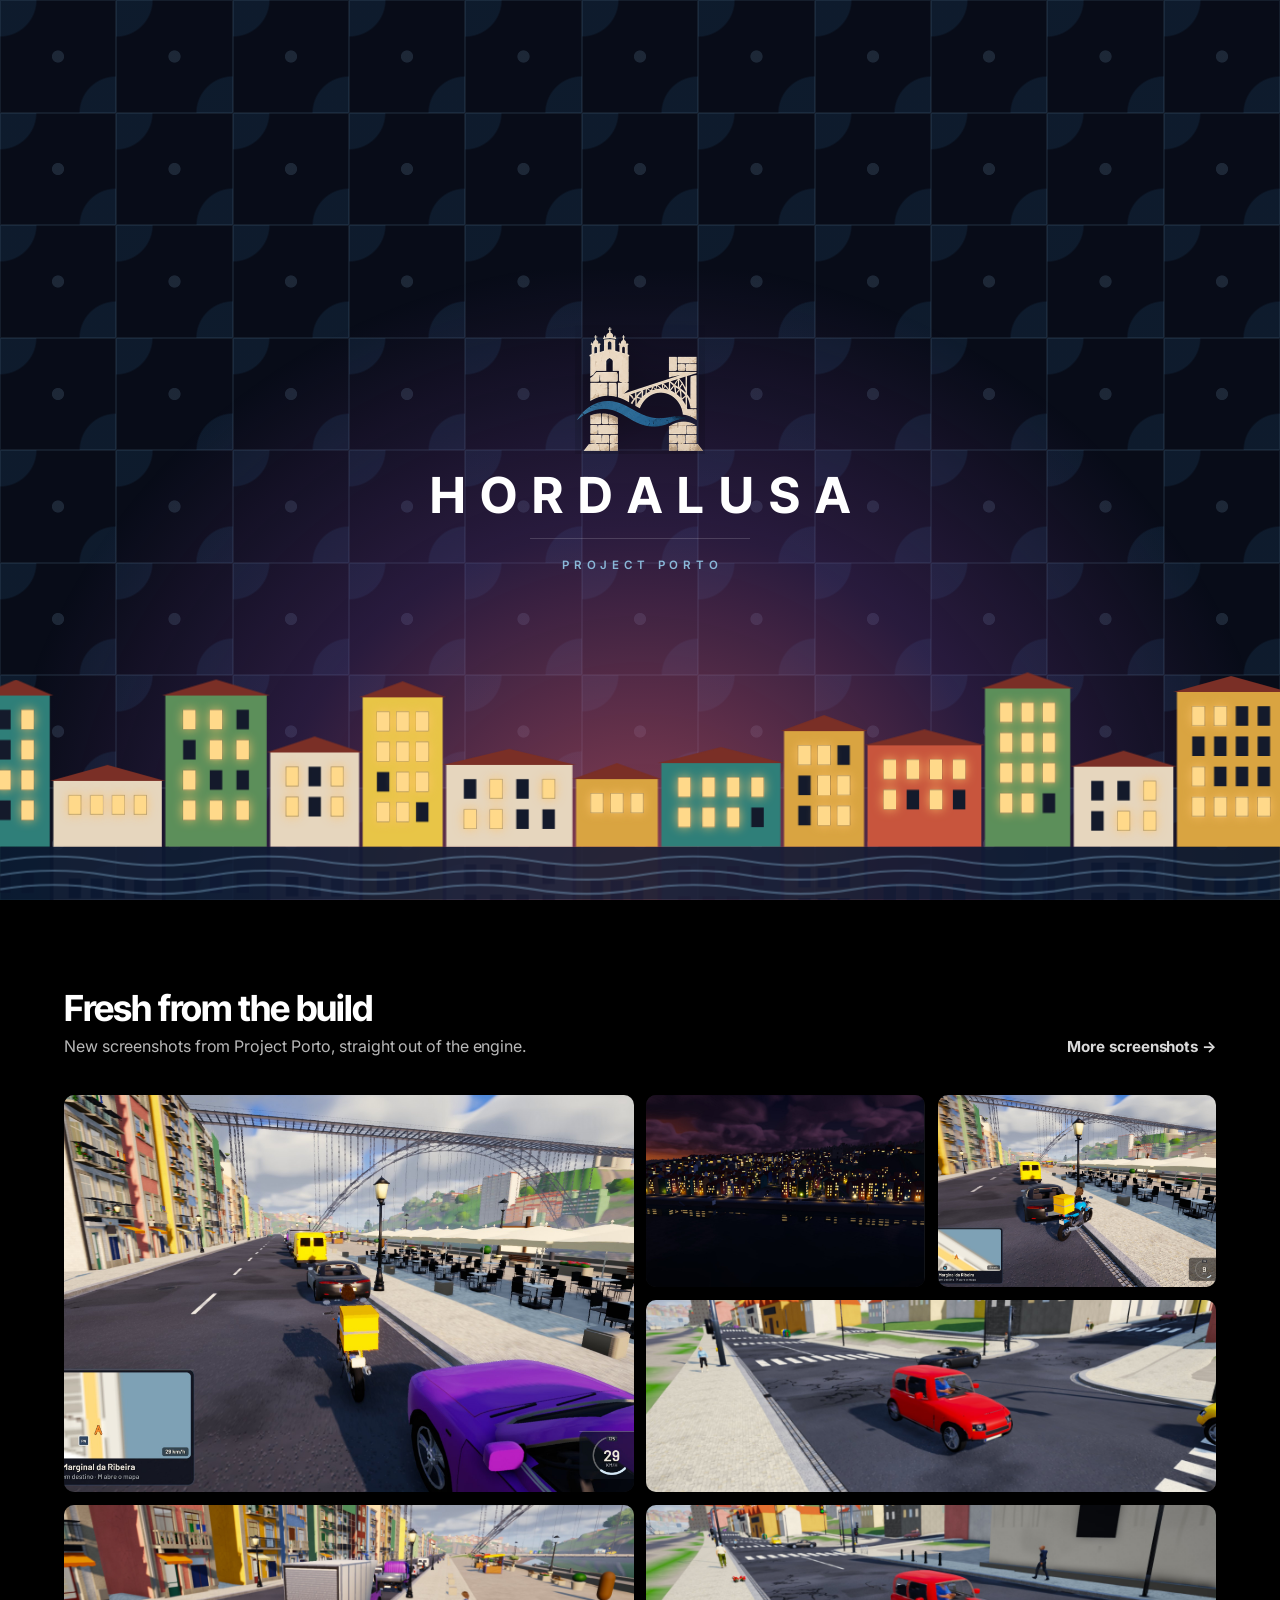
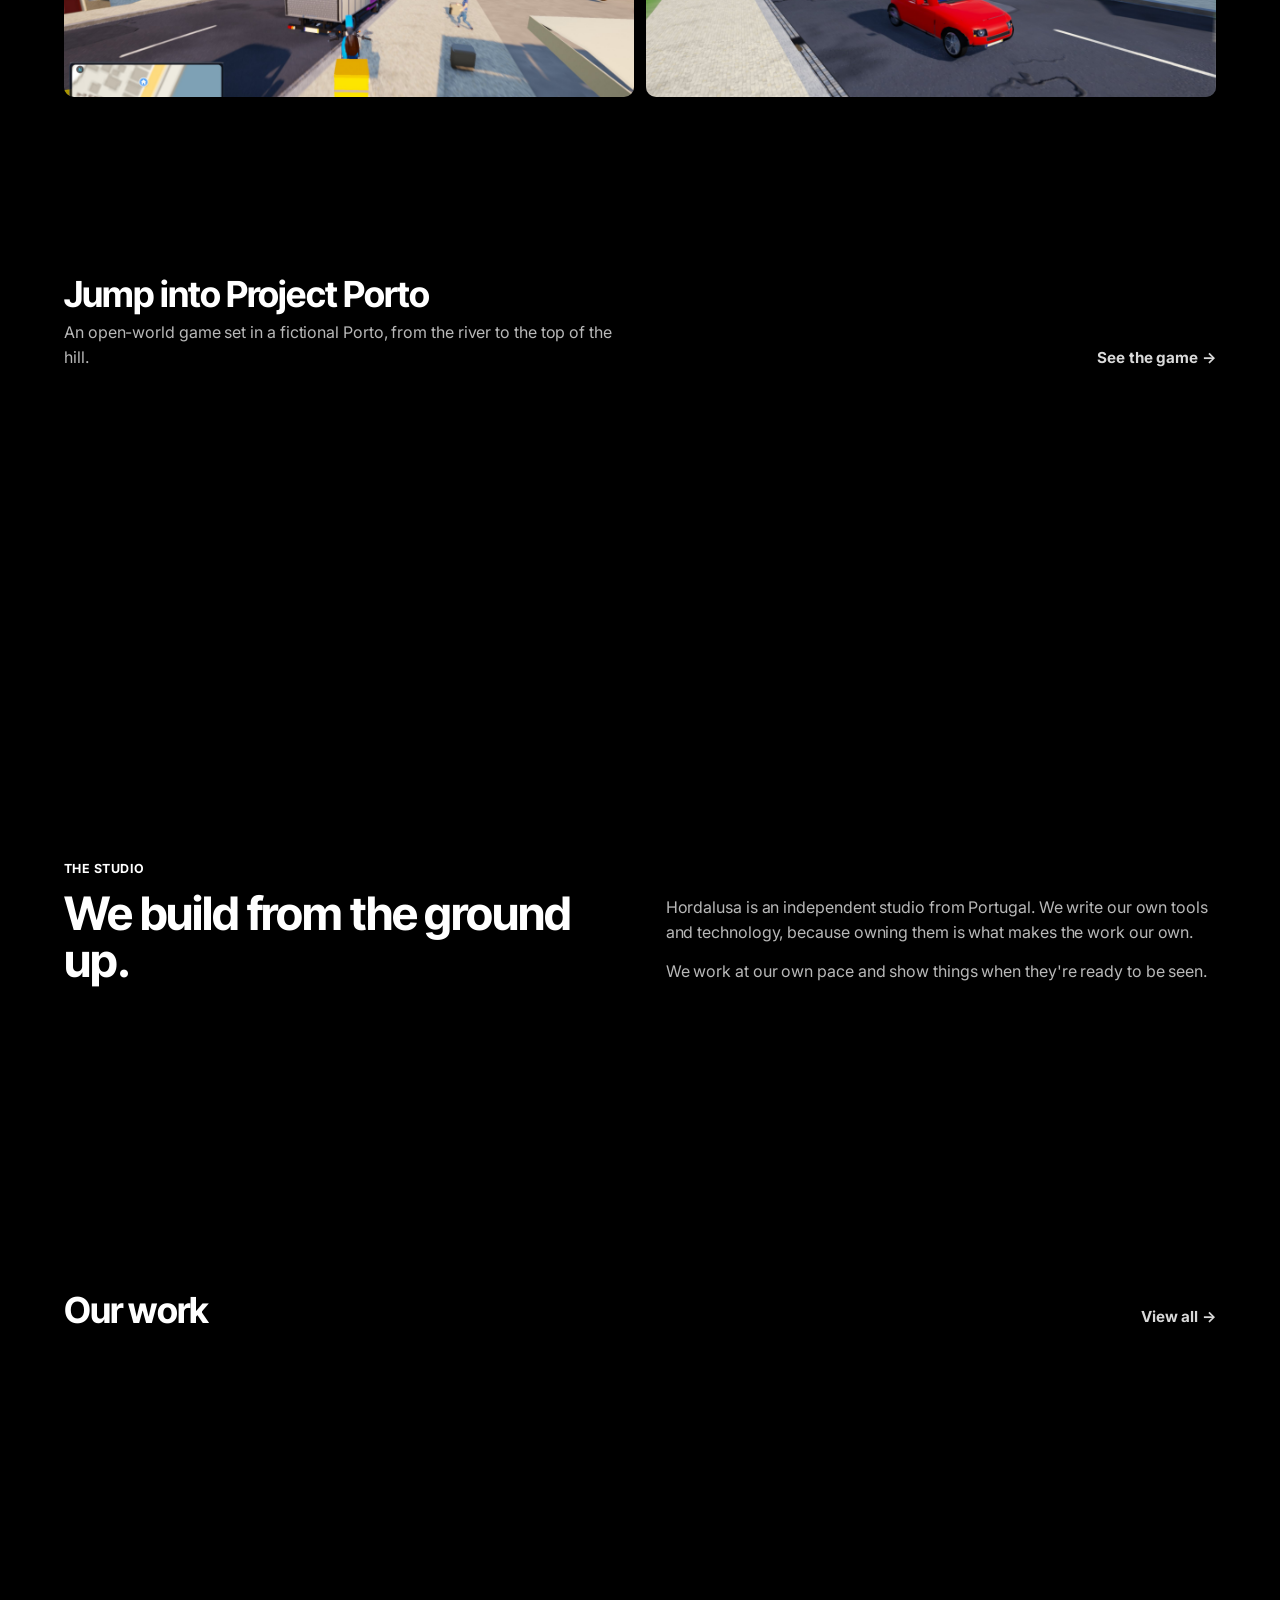
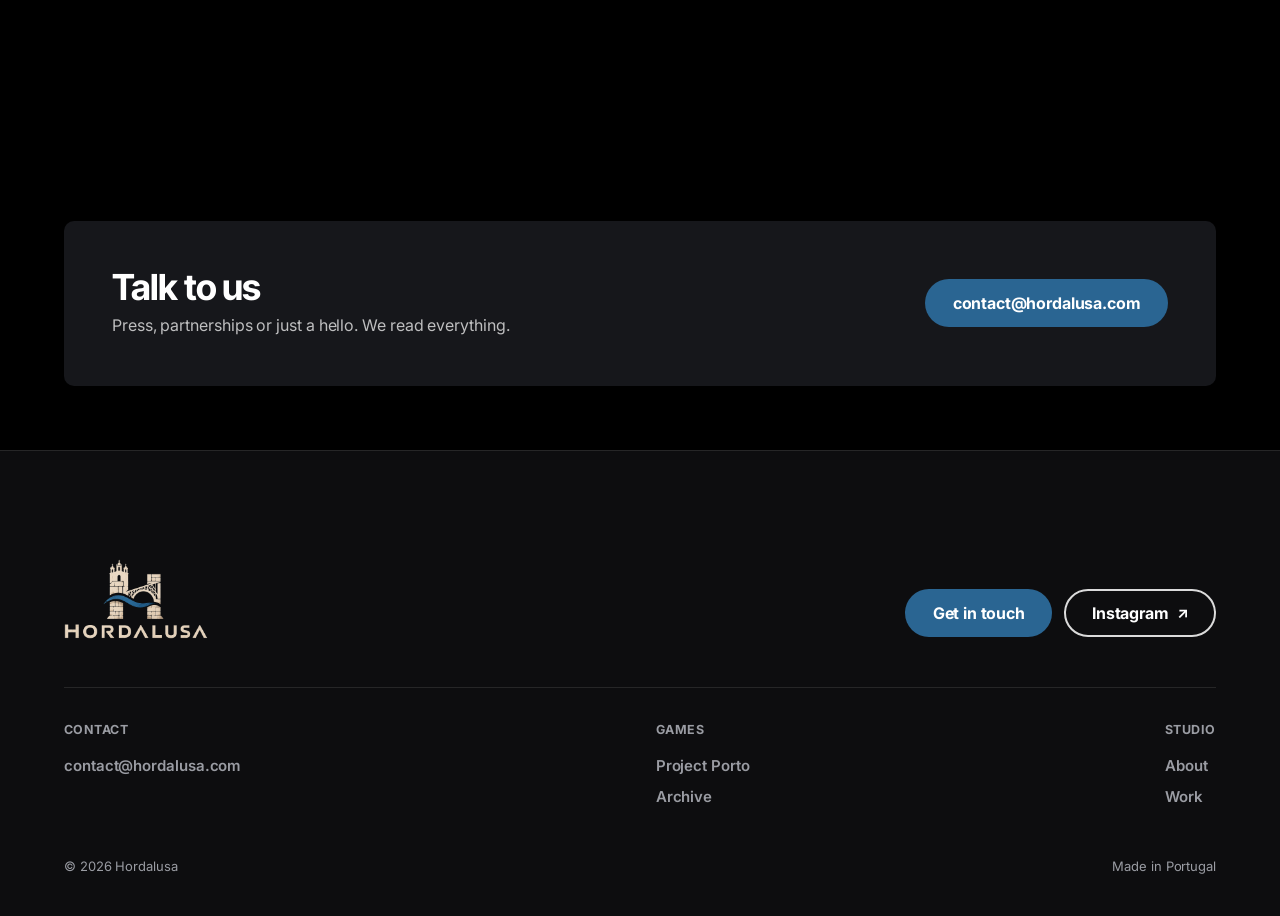
<file: index.html>
<!DOCTYPE html>
<html lang="en">

<head>
    <meta charset="UTF-8">
    <meta name="viewport" content="width=device-width, initial-scale=1.0">
    <meta name="description" content="Hordalusa is an independent studio from Portugal. We build games and the technology behind them, from the ground up.">
    <meta name="theme-color" content="#000000">
    <link rel="icon" type="image/png" sizes="128x128" href="brand/favicon.png">
    <link rel="icon" type="image/png" sizes="32x32" href="brand/favicon-32.png">
    <title>Hordalusa</title>
    <link rel="preconnect" href="https://fonts.googleapis.com">
    <link rel="preconnect" href="https://fonts.gstatic.com" crossorigin>
    <link href="https://fonts.googleapis.com/css2?family=Inter+Tight:wght@600;700;800&family=Inter:wght@400;500;600;700&display=swap" rel="stylesheet">
    <link rel="stylesheet" href="style.css?v=20261112">
    <script src="script.js" defer></script>
    <script src="loader.js" defer></script>
</head>

<body class="loading">

    <!-- Loader -->
    <div class="loader" id="loader">
        <div class="loader-name"><span>Horda</span><span>Lusa</span></div>
        <div class="loader-stage"></div>
        <div class="loader-line"></div>
    </div>

    <header class="masthead">
        <a href="index.html" class="mark" aria-label="Hordalusa"><span>Horda</span><span>Lusa</span></a>
        <nav class="menu">
            <a href="index.html">Studio</a>
            <a href="porto.html">Project Porto</a>
            <a href="projects.html">Work</a>
            <a href="index.html#contact">Contact</a>
        </nav>
        <a href="mailto:contact@hordalusa.com" class="btn btn-ghost btn-sm nav-cta">Get in touch</a>
        <button class="menu-btn" aria-expanded="false">Menu</button>
    </header>

    <main>

    <!-- Feature: the game we are making now -->
    <section class="feature">
        <div class="feature-media">
            <img src="porto/porto-horizon-dusk.jpg" alt="" fetchpriority="high" width="2560" height="1440" style="object-position: 50% 50%">
        </div>
        <div class="feature-body">
            <div class="feature-tile is-porto" aria-hidden="true"></div>
            <div class="feature-text">
                <span class="eyebrow">Project Porto</span>
                <h1 class="title-xl">A city that carries on without you</h1>
            </div>
            <div class="btns">
                <a href="porto.html" class="btn btn-primary">Learn more</a>
                <a href="https://instagram.com/hordalusa" target="_blank" rel="noopener" class="btn btn-ghost">Follow the build <span class="ext" aria-hidden="true">&#8599;</span></a>
            </div>
        </div>
    </section>


    <section class="section" id="fresh">
        <div class="wrap">
            <div class="section-head">
                <div>
                    <h2>Fresh from the build</h2>
                    <p>New screenshots from Project Porto, straight out of the engine.</p>
                </div>
                <a href="porto.html#fresh" class="link-arrow">More screenshots &rarr;</a>
            </div>
            <div class="gallery gallery-mosaic">
                <figure class="rise big"><img src="porto/porto-ride-bridge.jpg" alt="Riding a motorbike along the Marginal, traffic ahead and the bridge behind" loading="lazy" width="2560" height="1440" style="object-position: 50% 50%"><figcaption>Riding the Marginal</figcaption></figure>
                <figure class="rise"><img src="porto/porto-horizon-night.jpg" alt="The Ribeira across the Douro at night, thousands of lit windows" loading="lazy" width="2560" height="1440" style="object-position: 50% 50%"><figcaption>The hill at night</figcaption></figure>
                <figure class="rise"><img src="porto/porto-ride-traffic.jpg" alt="Weaving through traffic on the quay, café terraces on the right" loading="lazy" width="2560" height="1440" style="object-position: 50% 50%"><figcaption>Rush hour on the quay</figcaption></figure>
                <figure class="rise wide"><img src="porto/porto-crossroads.jpg" alt="A red car crossing a junction, pedestrians on the pavements" loading="lazy" width="2560" height="1440" style="object-position: 50% 50%"><figcaption>At the junction</figcaption></figure>
                <figure class="rise wide"><img src="porto/porto-ride-quay.jpg" alt="A delivery bike on the quay, a lorry and pedestrians alongside" loading="lazy" width="2560" height="1440" style="object-position: 50% 50%"><figcaption>Deliveries</figcaption></figure>
                <figure class="rise wide"><img src="porto/porto-red-car-new.jpg" alt="A red car on a street with new pavements" loading="lazy" width="2560" height="1440" style="object-position: 50% 50%"><figcaption>New pavements</figcaption></figure>
            </div>
        </div>
    </section>

    <!-- =========================================================================
         LATEST  (OCULTO: atributo "hidden" na <section>. Para voltar a mostrar,
         basta tirar o "hidden". O conteudo do devlog da Lusa Engine / Signal Lost
         continua todo aqui e em lusa-engine.html.)

         As tres entradas mais recentes do devlog, espelhadas aqui. E' a unica
         coisa da homepage que muda, por isso vem logo a seguir ao hero.

         A PRIMEIRA e' a entrada em destaque (.latest-lead) e leva imagem
         grande; as outras duas sao secundarias. Quando acrescentares uma
         entrada nova em lusa-engine.html: o que estava em destaque passa a
         secundario, o ultimo secundario sai, e a nova entra no destaque.
         ====================================================================== -->
    <section class="latest" id="latest" hidden>
        <div class="latest-head">
            <div>
                <span class="meta">Latest</span>
                <h2 class="title-lg">What we're working on</h2>
            </div>
            <a href="lusa-engine.html#devlog" class="go">Read the devlog &rarr;</a>
        </div>

        <div class="latest-grid">

            <a href="lusa-engine.html#devlog" class="latest-item latest-lead rise">
                <div class="latest-shot">
                    <img src="engine/signal-lost-prop-dresser.png"
                         alt="A dark wooden dresser with brass handles"
                         loading="lazy" width="1174" height="904">
                </div>
                <div class="latest-text">
                    <div class="latest-meta">
                        <span class="latest-version">v0.9</span>
                        <span class="latest-track">Signal Lost</span>
                    </div>
                    <h3>The things people leave behind</h3>
                    <p>The house is being furnished one object at a time, and each one has
                        to survive a torch beam resting on it &mdash; because that is the
                        moment a player decides whether anyone ever lived here.</p>
                    <span class="go">Read it &rarr;</span>
                </div>
            </a>

            <a href="lusa-engine.html#devlog" class="latest-item rise">
                <div class="latest-shot">
                    <img src="engine/signal-lost-radio-02.png"
                         alt="A hand holding a police radio"
                         loading="lazy" width="970" height="771">
                </div>
                <div class="latest-text">
                    <div class="latest-meta">
                        <span class="latest-version">v0.7</span>
                        <span class="latest-track">Signal Lost</span>
                    </div>
                    <h3>The thing in your hand</h3>
                    <p>The radio is the only company you get.</p>
                </div>
            </a>

            <a href="lusa-engine.html#devlog" class="latest-item rise">
                <div class="latest-shot">
                    <img src="engine/signal-lost-hall-01.png"
                         alt="The hall of the house, lit by a single lamp"
                         loading="lazy" width="1451" height="969">
                </div>
                <div class="latest-text">
                    <div class="latest-meta">
                        <span class="latest-version">v0.6</span>
                        <span class="latest-track">Signal Lost</span>
                    </div>
                    <h3>The hall</h3>
                    <p>The first room, and the one that teaches you how far the light
                        reaches.</p>
                </div>
            </a>

        </div>
    </section>

    <!-- Row of cards: the game in four pictures -->
    <section class="section">
        <div class="wrap">
            <div class="section-head">
                <div>
                    <h2>Jump into Project Porto</h2>
                    <p>An open-world game set in a fictional Porto, from the river to the top of the hill.</p>
                </div>
                <a href="porto.html" class="link-arrow">See the game &rarr;</a>
            </div>
            <div class="cards">
                <article class="card rise">
                    <div class="card-media"><img src="thumbs/porto-dusk-street.jpg" alt="Tall houses at dusk under a pink, cloudy sky" loading="lazy" width="960" height="540"></div>
                    <div class="card-body">
                        <span class="card-tag">Weather</span>
                        <h3>Rain or shine</h3>
                        <p>Clouds roll in, rain fills the streets and the puddles stay.</p>
                        <a href="porto.html#features" class="btn btn-dark btn-sm">Learn more</a>
                    </div>
                </article>
                <article class="card rise">
                    <div class="card-media"><img src="thumbs/porto-house.jpg" alt="Inside your apartment, looking out to the river" loading="lazy" width="960" height="540"></div>
                    <div class="card-body">
                        <span class="card-tag">Housing</span>
                        <h3>A place of your own</h3>
                        <p>Rent or buy a rooftop apartment, then furnish it from NINHO.</p>
                        <a href="porto.html#new" class="btn btn-dark btn-sm">Learn more</a>
                    </div>
                </article>
                <article class="card rise">
                    <div class="card-media"><img src="thumbs/porto-pastry-zones.jpg" alt="A pastry shop with its counter and display case" loading="lazy" width="960" height="540"></div>
                    <div class="card-body">
                        <span class="card-tag">Shops</span>
                        <h3>Shops that work</h3>
                        <p>Queue, till, pick-up and a display case, with pavement at the door.</p>
                        <a href="porto.html#new" class="btn btn-dark btn-sm">Learn more</a>
                    </div>
                </article>
                <article class="card rise">
                    <div class="card-media"><img src="thumbs/porto-night-river.jpg" alt="The Ribeira across the Douro at night" loading="lazy" width="960" height="540"></div>
                    <div class="card-body">
                        <span class="card-tag">Status</span>
                        <h3>In development</h3>
                        <p>Built for PC. Follow along as the city comes together.</p>
                        <a href="https://instagram.com/hordalusa" class="btn btn-dark btn-sm" target="_blank" rel="noopener">Instagram <span class="ext" aria-hidden="true">&#8599;</span></a>
                    </div>
                </article>
            </div>
        </div>
    </section>

    <!-- The studio -->
    <section class="section" id="studio">
        <div class="wrap">
            <div class="studio">
                <div>
                    <span class="eyebrow">The studio</span>
                    <h2 style="margin-top:.6rem">We build from the ground up.</h2>
                </div>
                <div>
                    <p>Hordalusa is an independent studio from Portugal. We write our own tools and
                        technology, because owning them is what makes the work our own.</p>
                    <p>We work at our own pace and show things when they're ready to be seen.</p>
                </div>
            </div>
            <div class="values">
                <div class="value rise"><span class="num">01</span><h3>Build it to understand it</h3><p>We'd rather know how something works than only how to use it.</p></div>
                <div class="value rise"><span class="num">02</span><h3>Depth over speed</h3><p>The long route leaves us more to work with.</p></div>
                <div class="value rise"><span class="num">03</span><h3>Small and finished</h3><p>Better to complete something focused than start something vast.</p></div>
                <div class="value rise"><span class="num">04</span><h3>Own the tools</h3><p>No licences, no royalties, no black boxes we can't open.</p></div>
            </div>
        </div>
    </section>

    <!-- Library -->
    <section class="section">
        <div class="wrap">
            <div class="section-head">
                <h2>Our work</h2>
                <a href="projects.html" class="link-arrow">View all &rarr;</a>
            </div>
            <div class="library">
                <a href="porto.html" class="tile rise is-featured">
                    <img src="thumbs/porto-dusk-river.jpg" alt="The Ribeira at dusk in Project Porto" loading="lazy">
                    <div class="tile-text">
                        <span class="card-tag">In development</span>
                        <h3>Project Porto</h3>
                    </div>
                </a>
                <a href="lusa-engine.html" class="tile rise">
                    <img src="thumbs/lusa-engine.jpg" alt="A street at night in Lusa Engine" loading="lazy">
                    <div class="tile-text">
                        <span class="card-tag">Technology</span>
                        <h3>Lusa Engine</h3>
                    </div>
                </a>
                <a href="lusa-engine.html#devlog" class="tile rise">
                    <img src="thumbs/signal-lost.jpg" alt="The hall of the house in Signal Lost" loading="lazy">
                    <div class="tile-text">
                        <span class="card-tag">Horror &middot; Paused</span>
                        <h3>Signal Lost</h3>
                    </div>
                </a>
            </div>
        </div>
    </section>

    <!-- Contact -->
    <section class="section" id="contact">
        <div class="wrap">
            <div class="cta-card">
                <div>
                    <h2>Talk to us</h2>
                    <p>Press, partnerships or just a hello. We read everything.</p>
                </div>
                <div class="btns">
                    <a href="mailto:contact@hordalusa.com" class="btn btn-primary">contact@hordalusa.com</a>
                </div>
            </div>
        </div>
    </section>

    </main>

    <footer class="foot">
        <div class="foot-inner">
            <div class="foot-top">
                <a href="index.html" class="foot-logo" aria-label="Hordalusa, home">
                    <img src="brand/logo-full.png" alt="Hordalusa" width="900" height="500" loading="lazy">
                </a>
                <div class="btns">
                    <a href="mailto:contact@hordalusa.com" class="btn btn-primary">Get in touch</a>
                    <a href="https://instagram.com/hordalusa" target="_blank" rel="noopener" class="btn btn-ghost">Instagram <span class="ext" aria-hidden="true">&#8599;</span></a>
                </div>
            </div>

            <div class="foot-rows">
                <div class="foot-col">
                    <span class="meta">Contact</span>
                    <a href="mailto:contact@hordalusa.com">contact@hordalusa.com</a>
                </div>
                <div class="foot-col">
                    <span class="meta">Games</span>
                    <a href="porto.html">Project Porto</a>
                    <a href="projects.html#archive">Archive</a>
                </div>
                <div class="foot-col">
                    <span class="meta">Studio</span>
                    <a href="index.html#studio">About</a>
                    <a href="projects.html">Work</a>
                </div>
            </div>

            <div class="foot-base">
                <span>&copy; 2026 Hordalusa</span>
                <span>Made in Portugal</span>
            </div>
        </div>
    </footer>

</body>

</html>
</file>
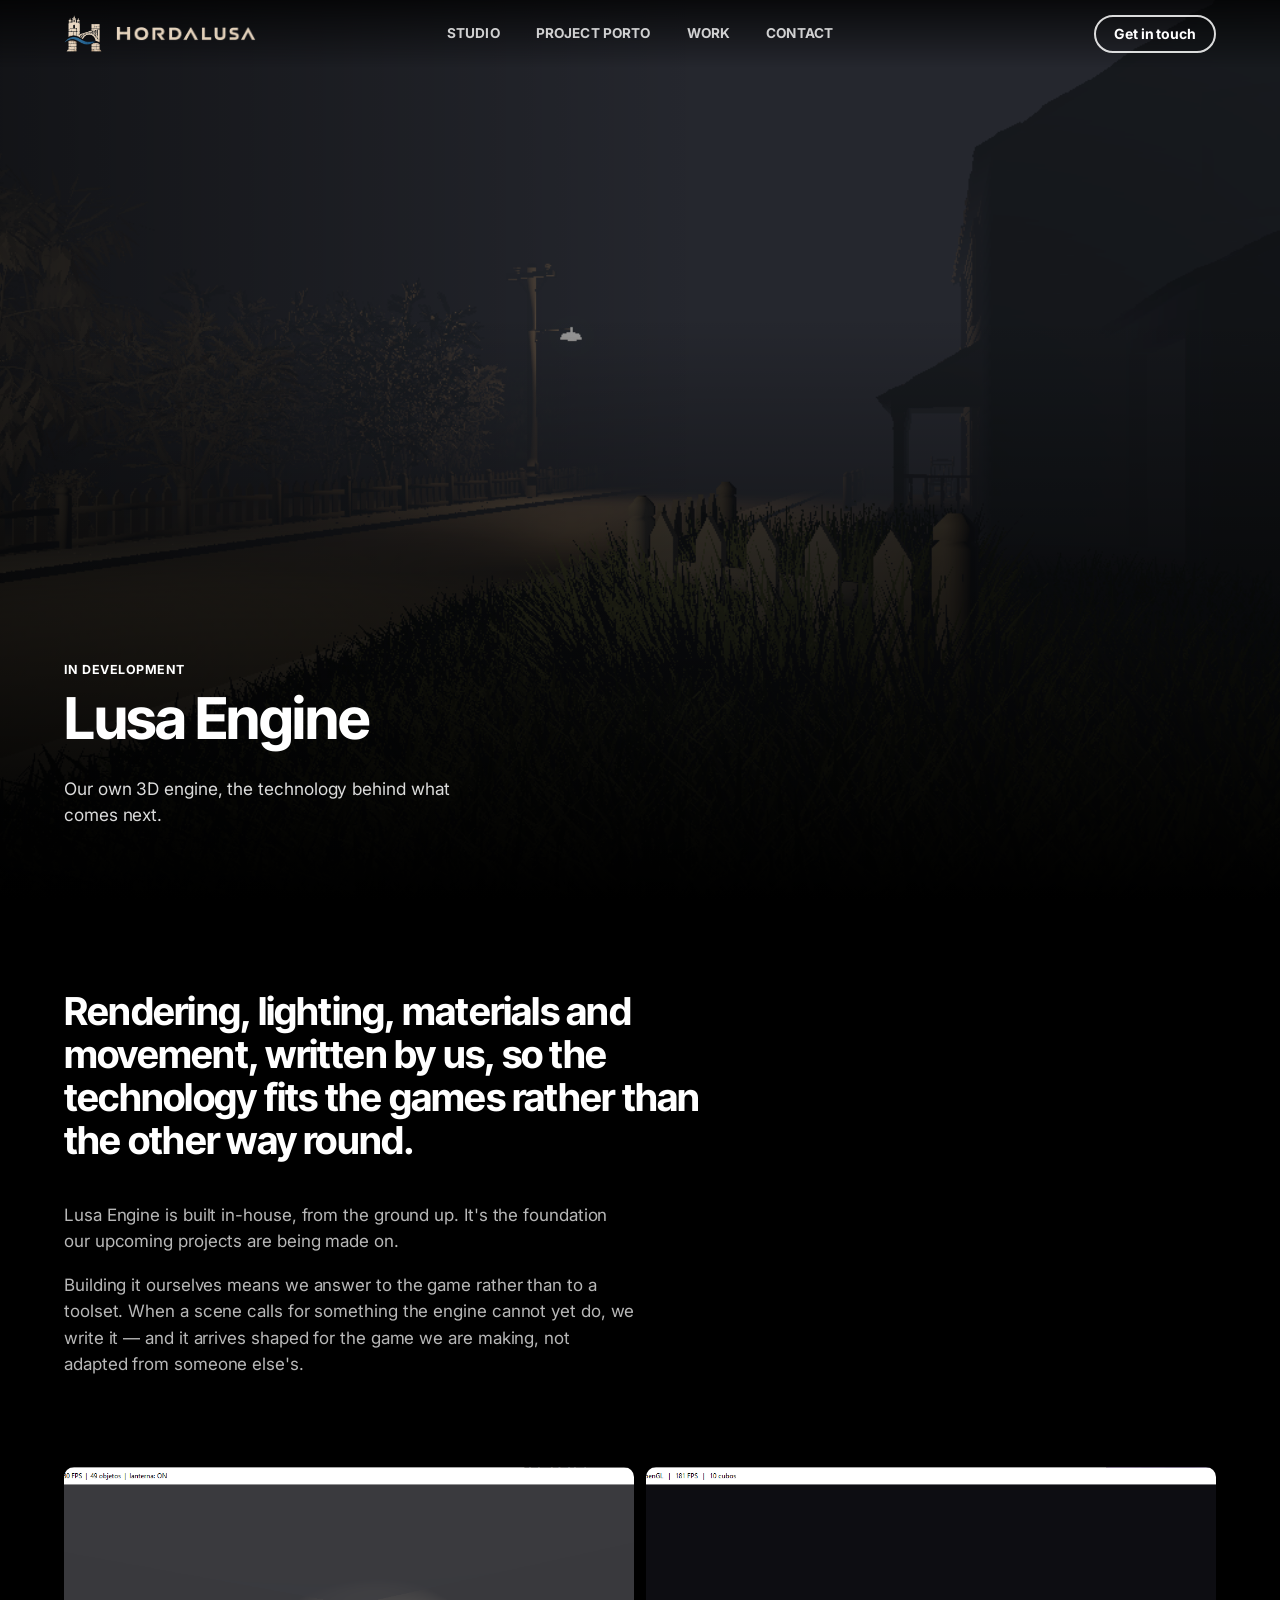
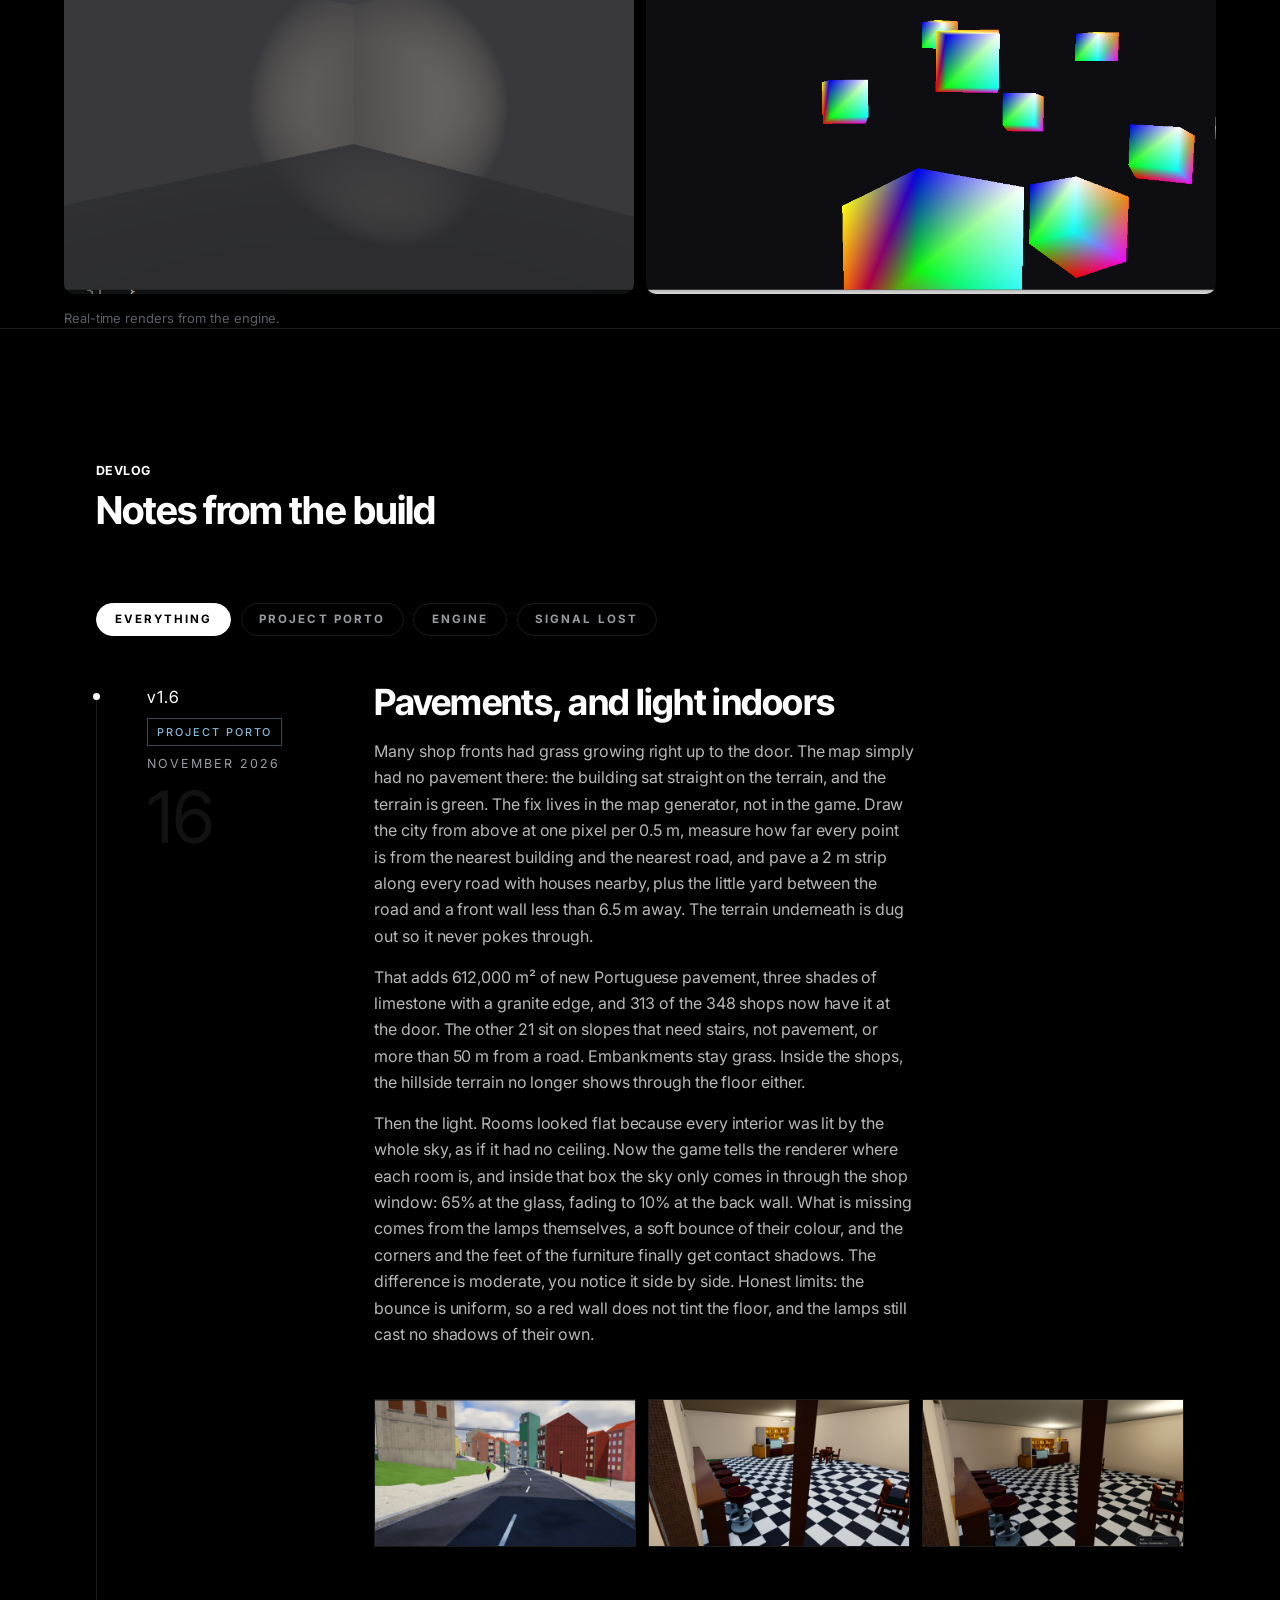
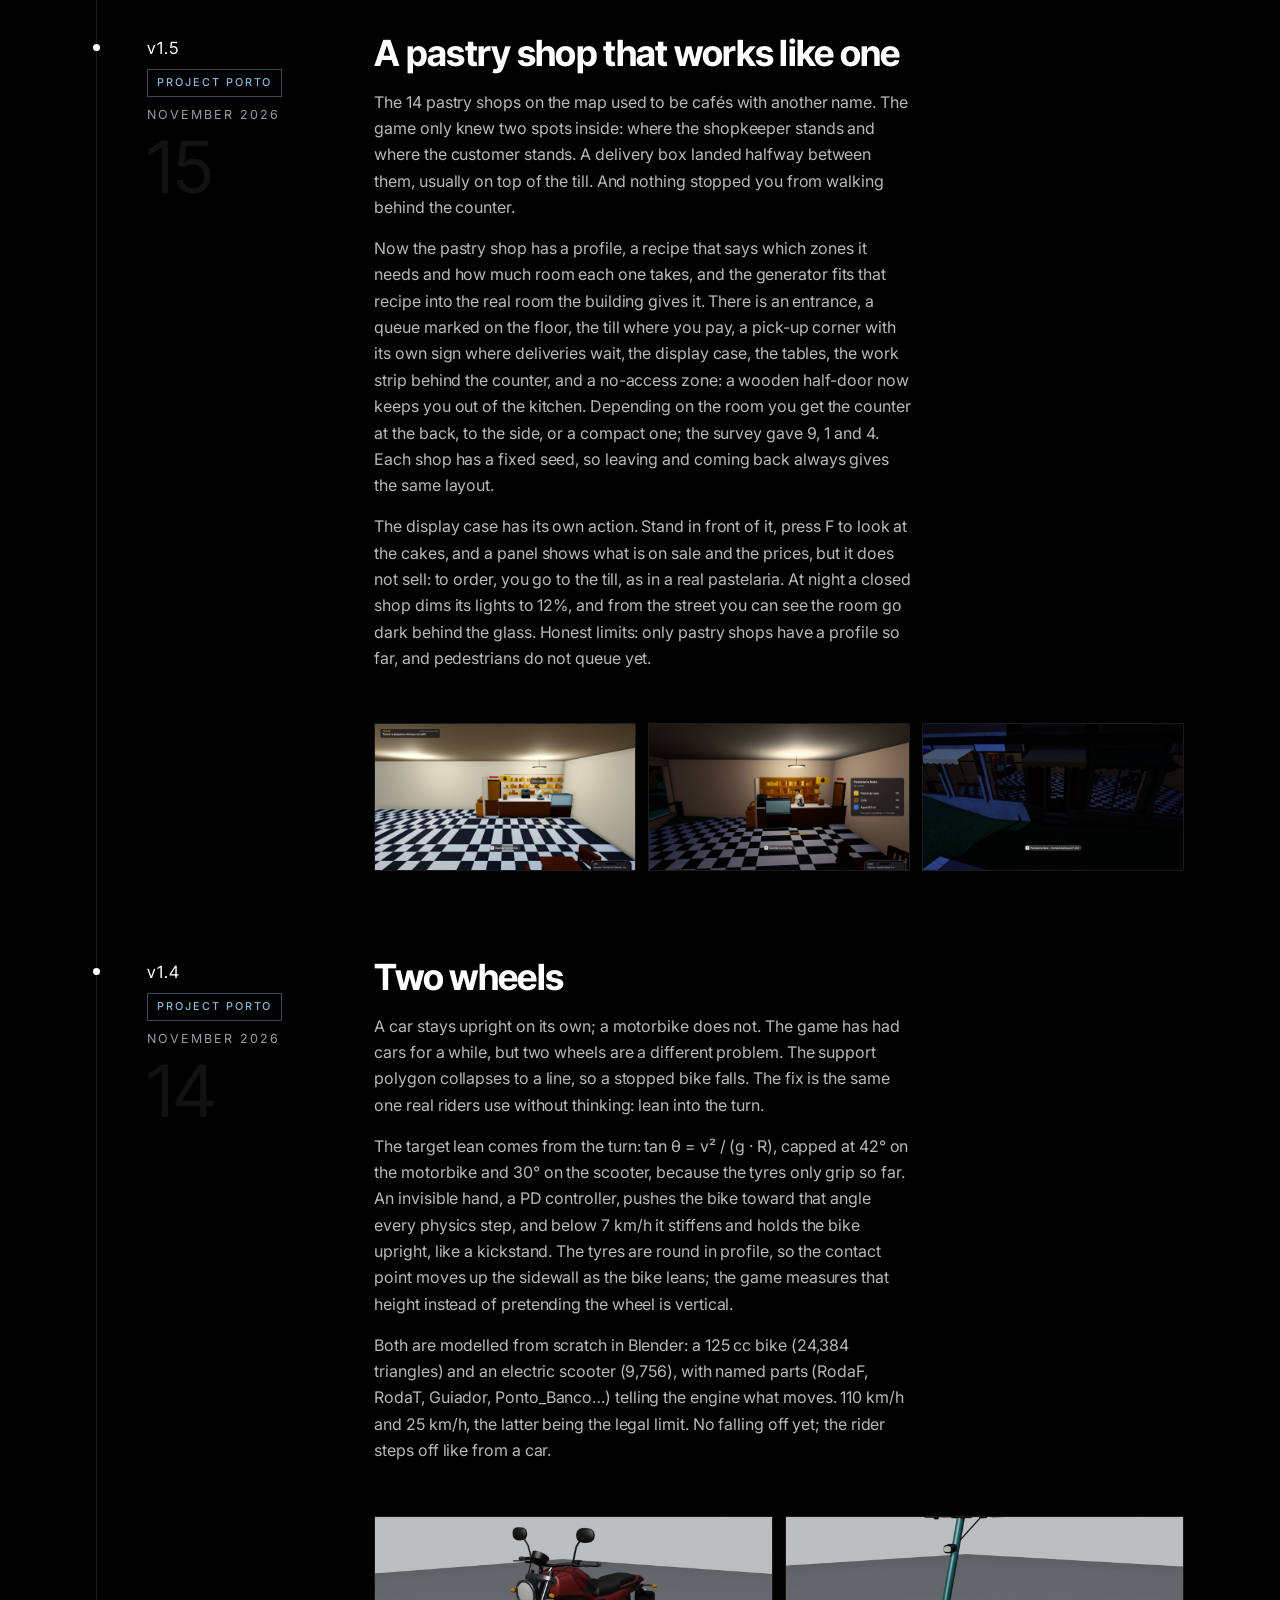
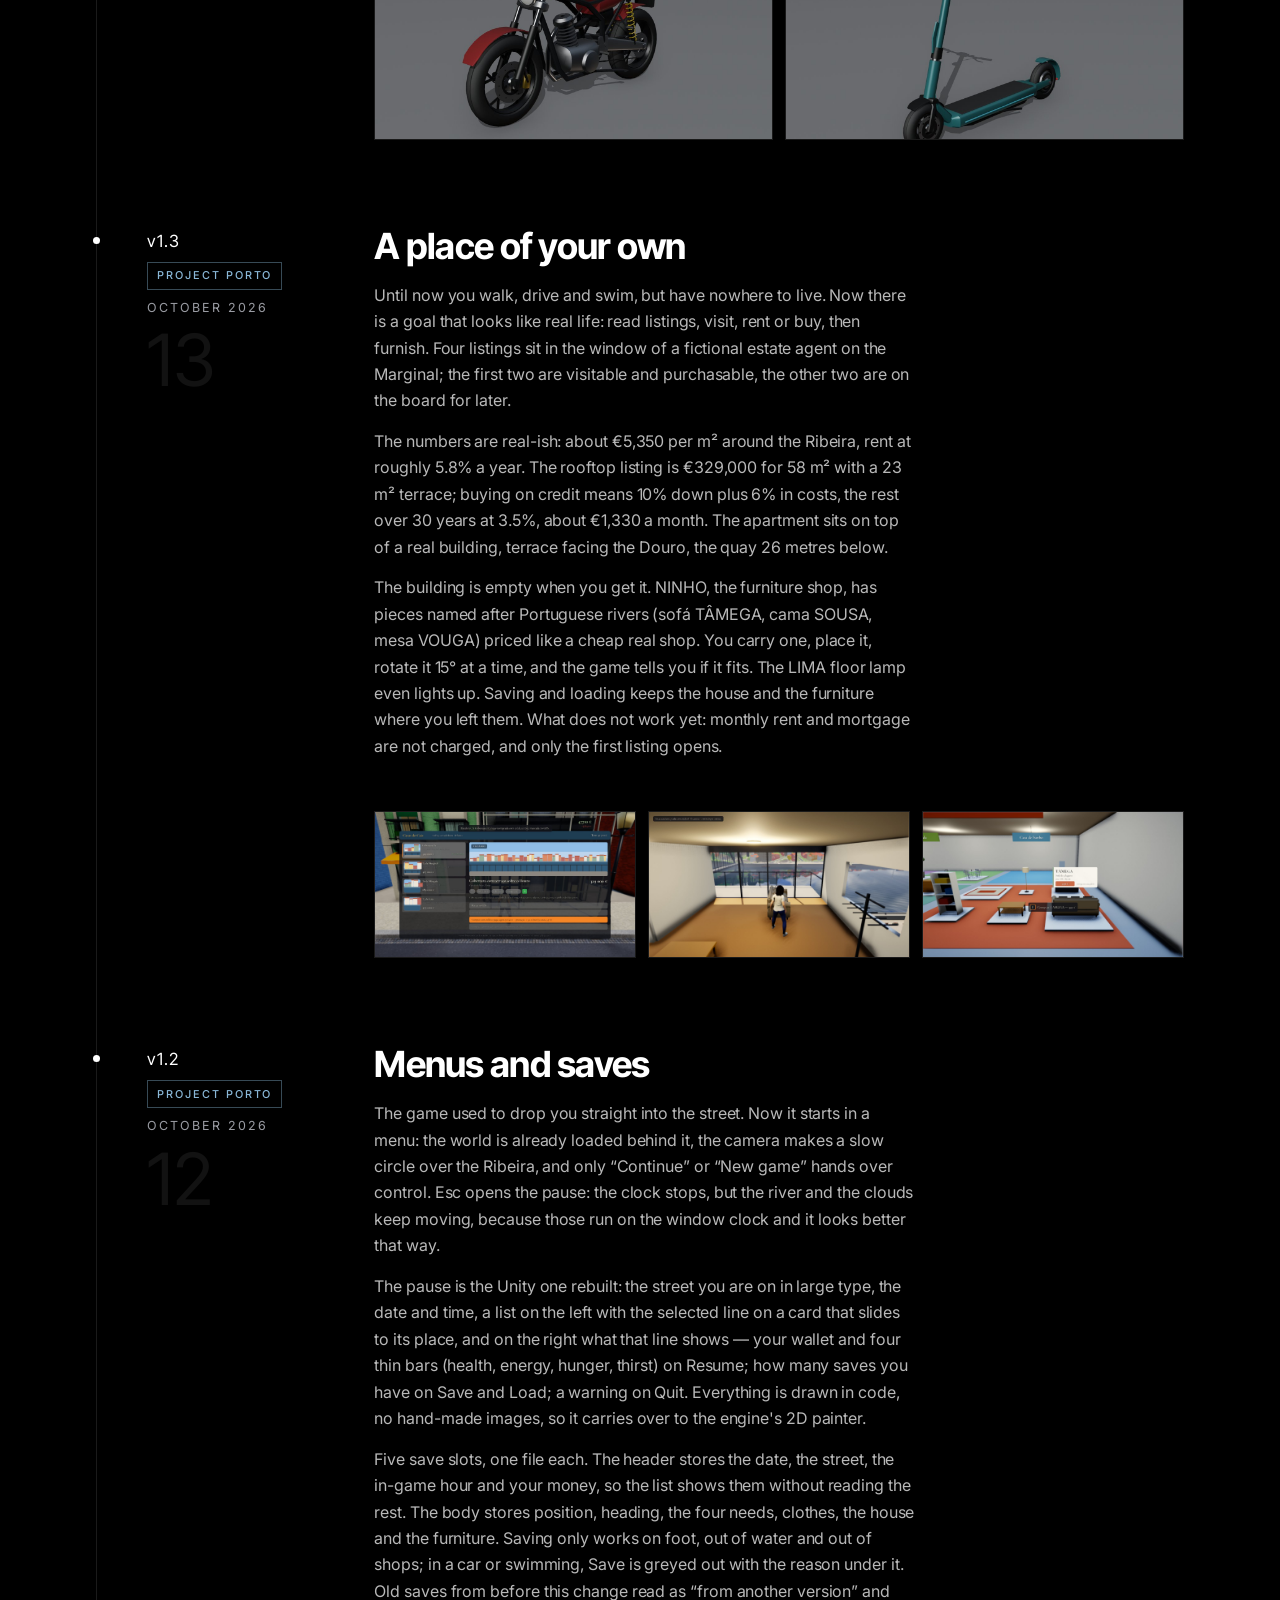
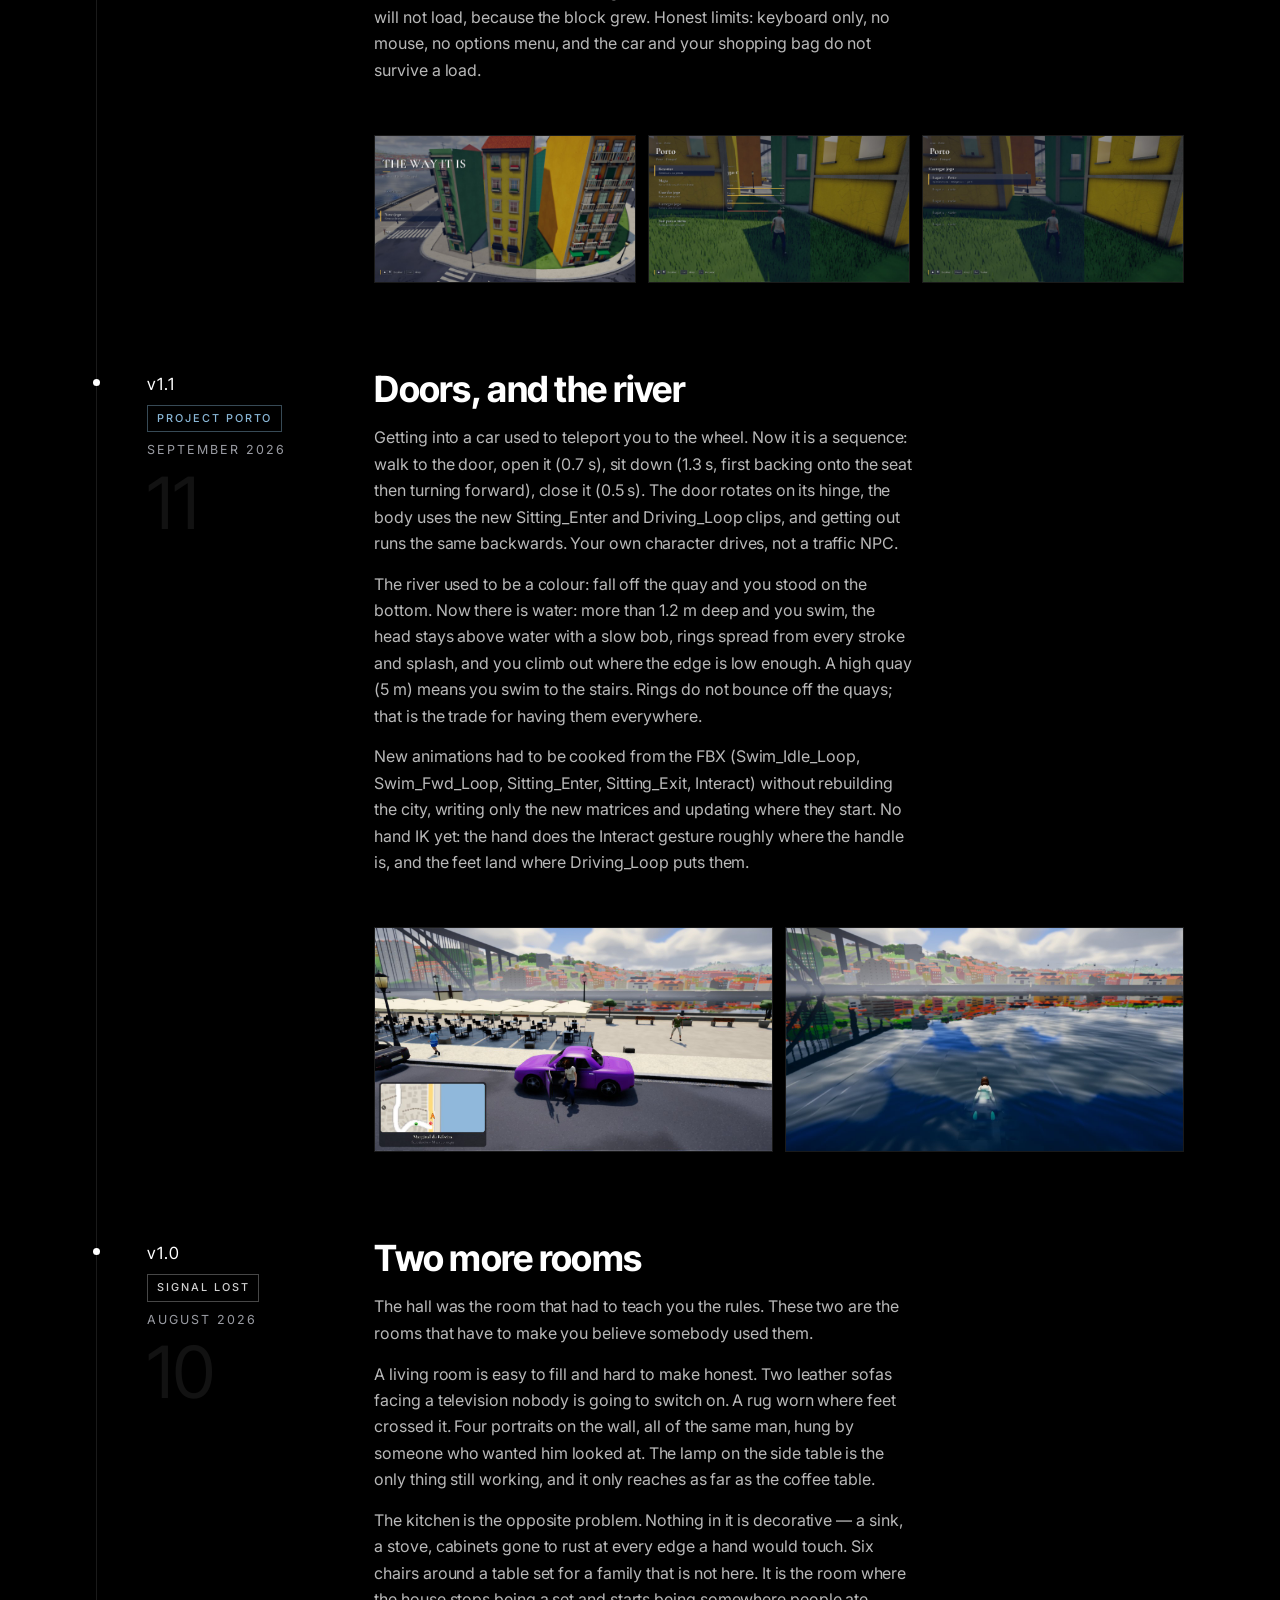
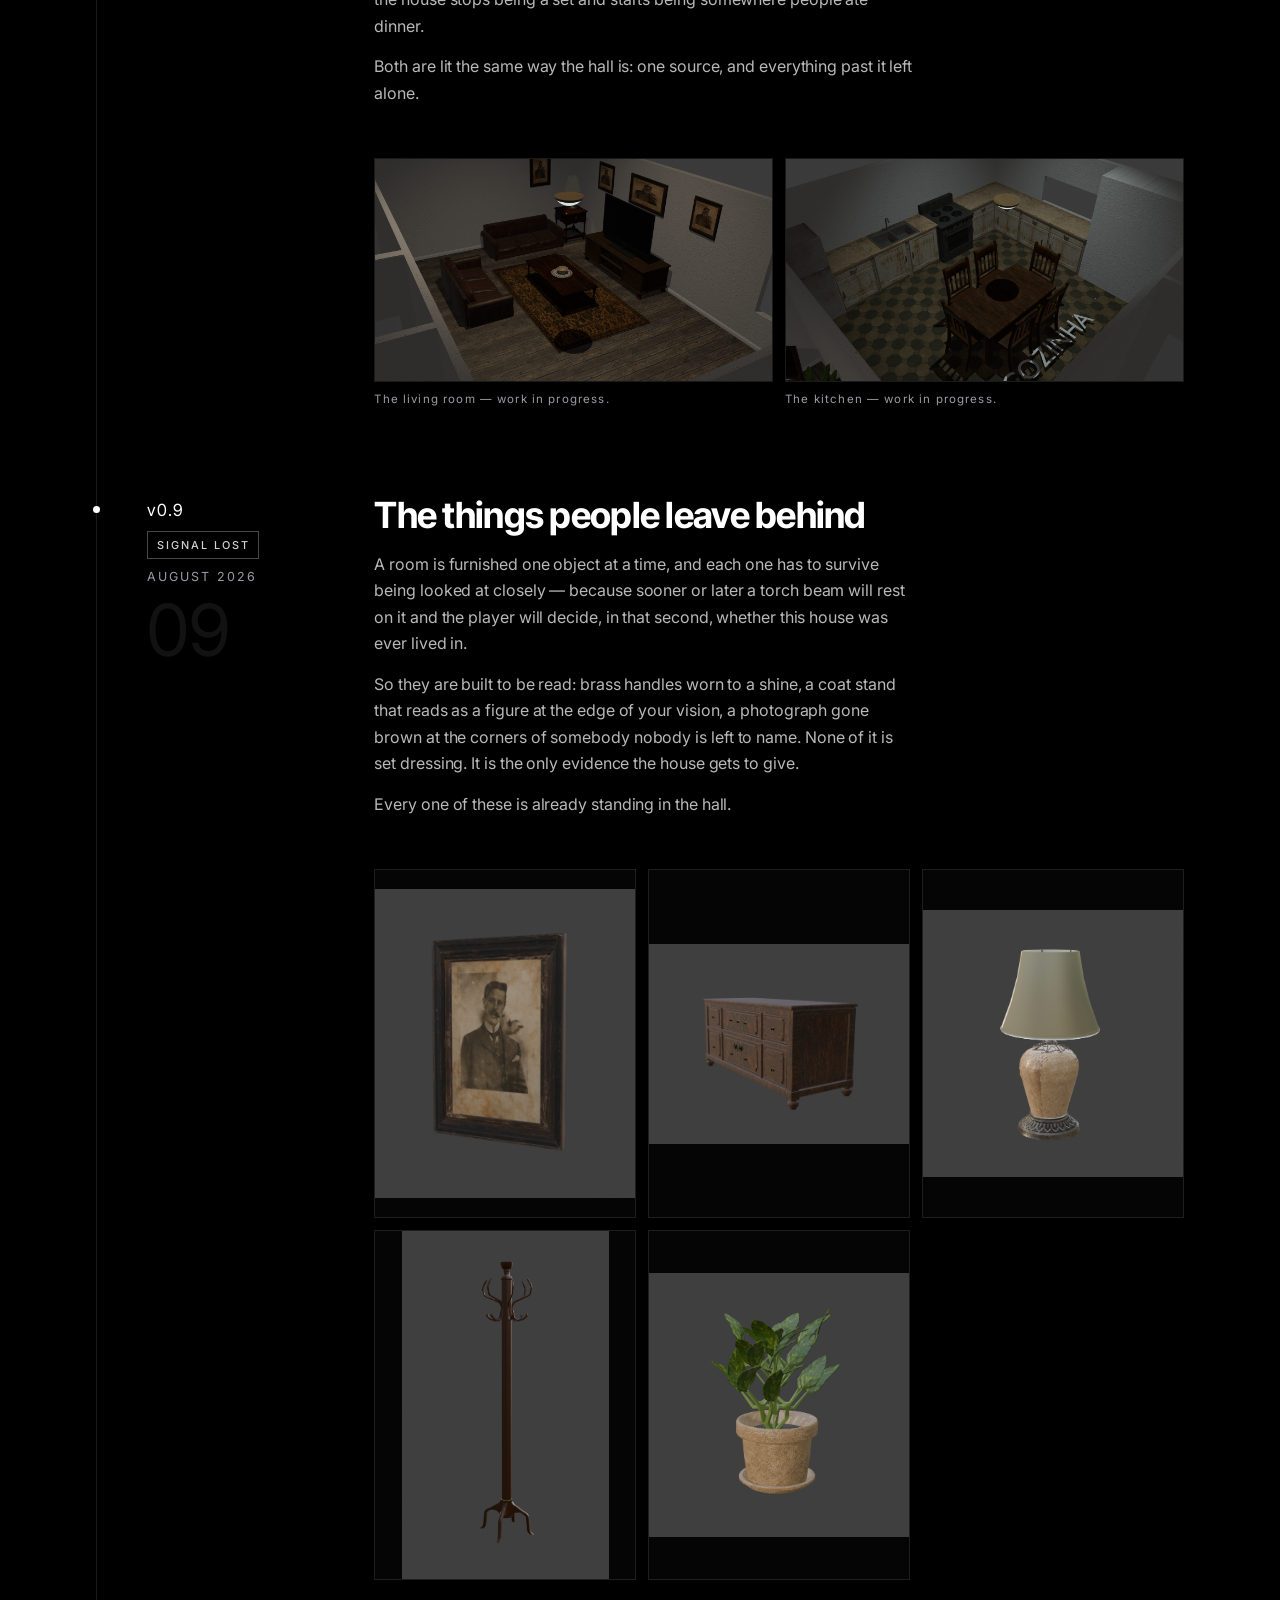
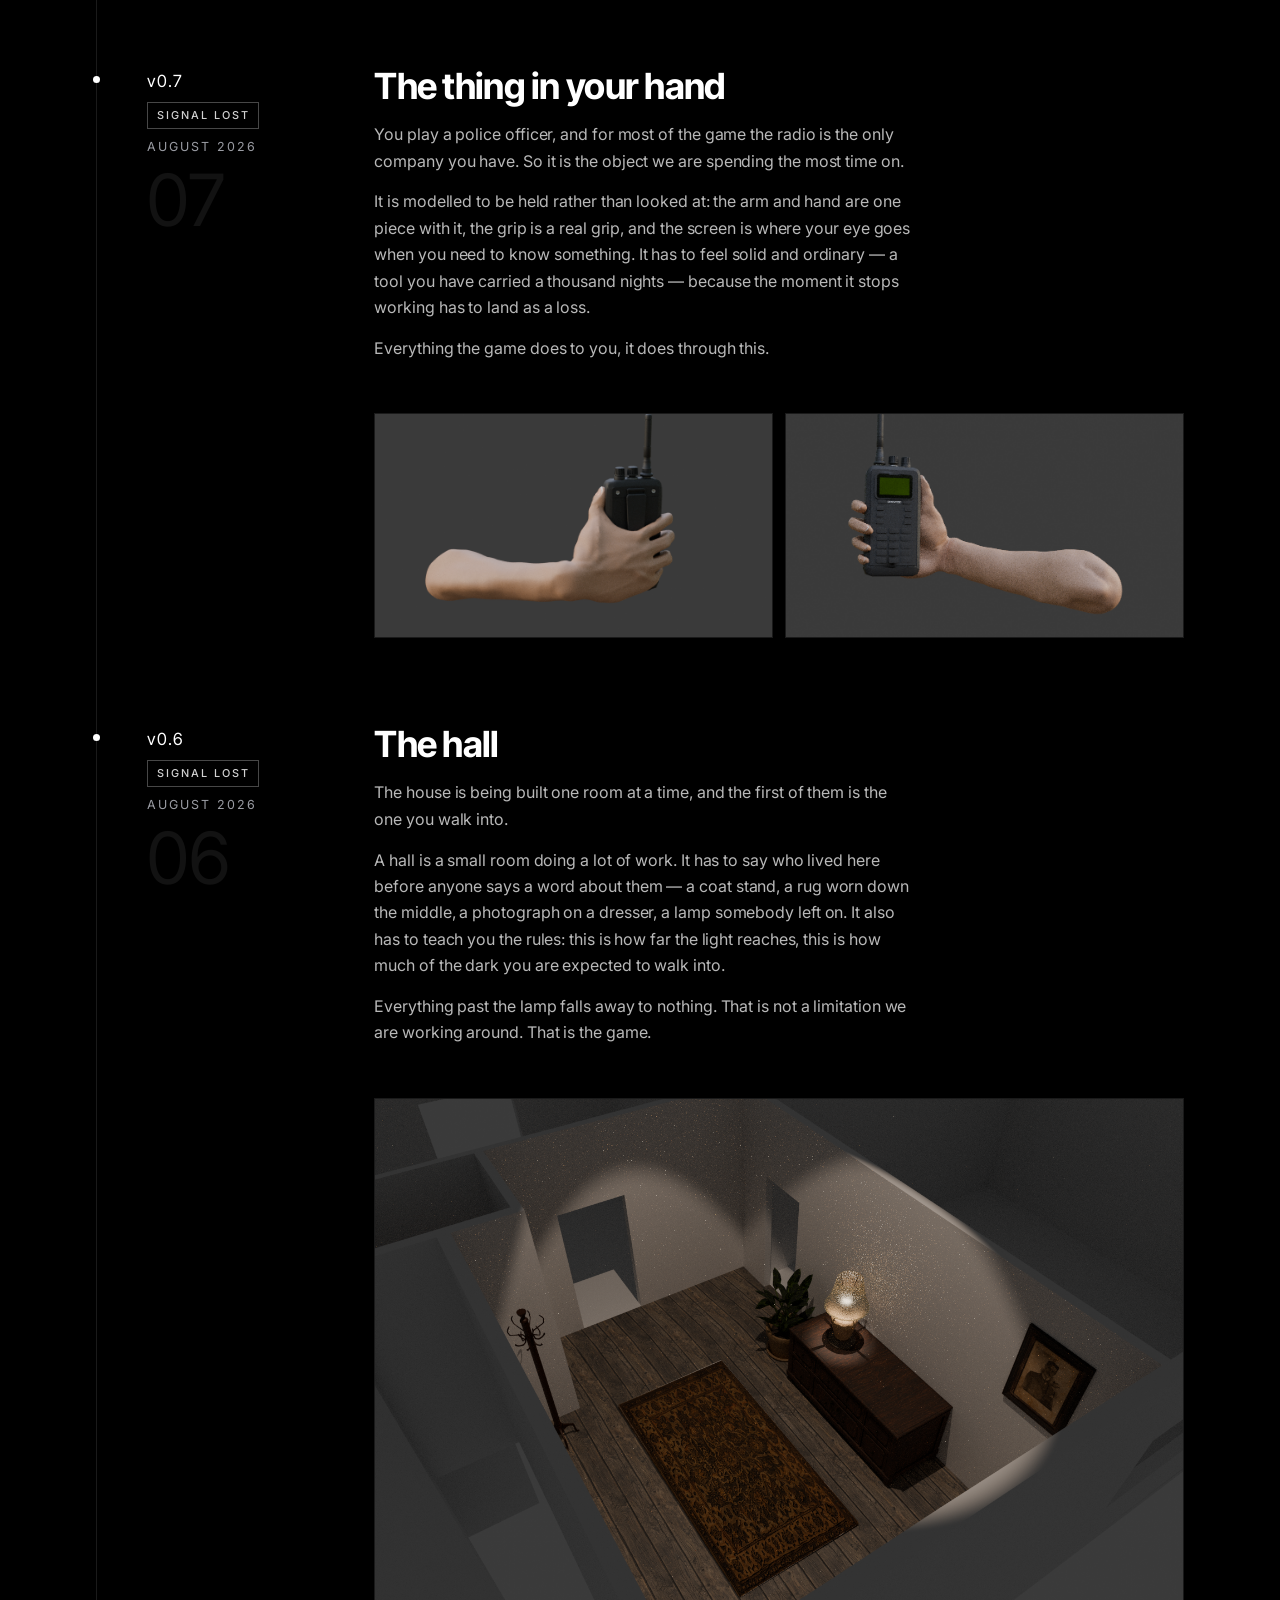
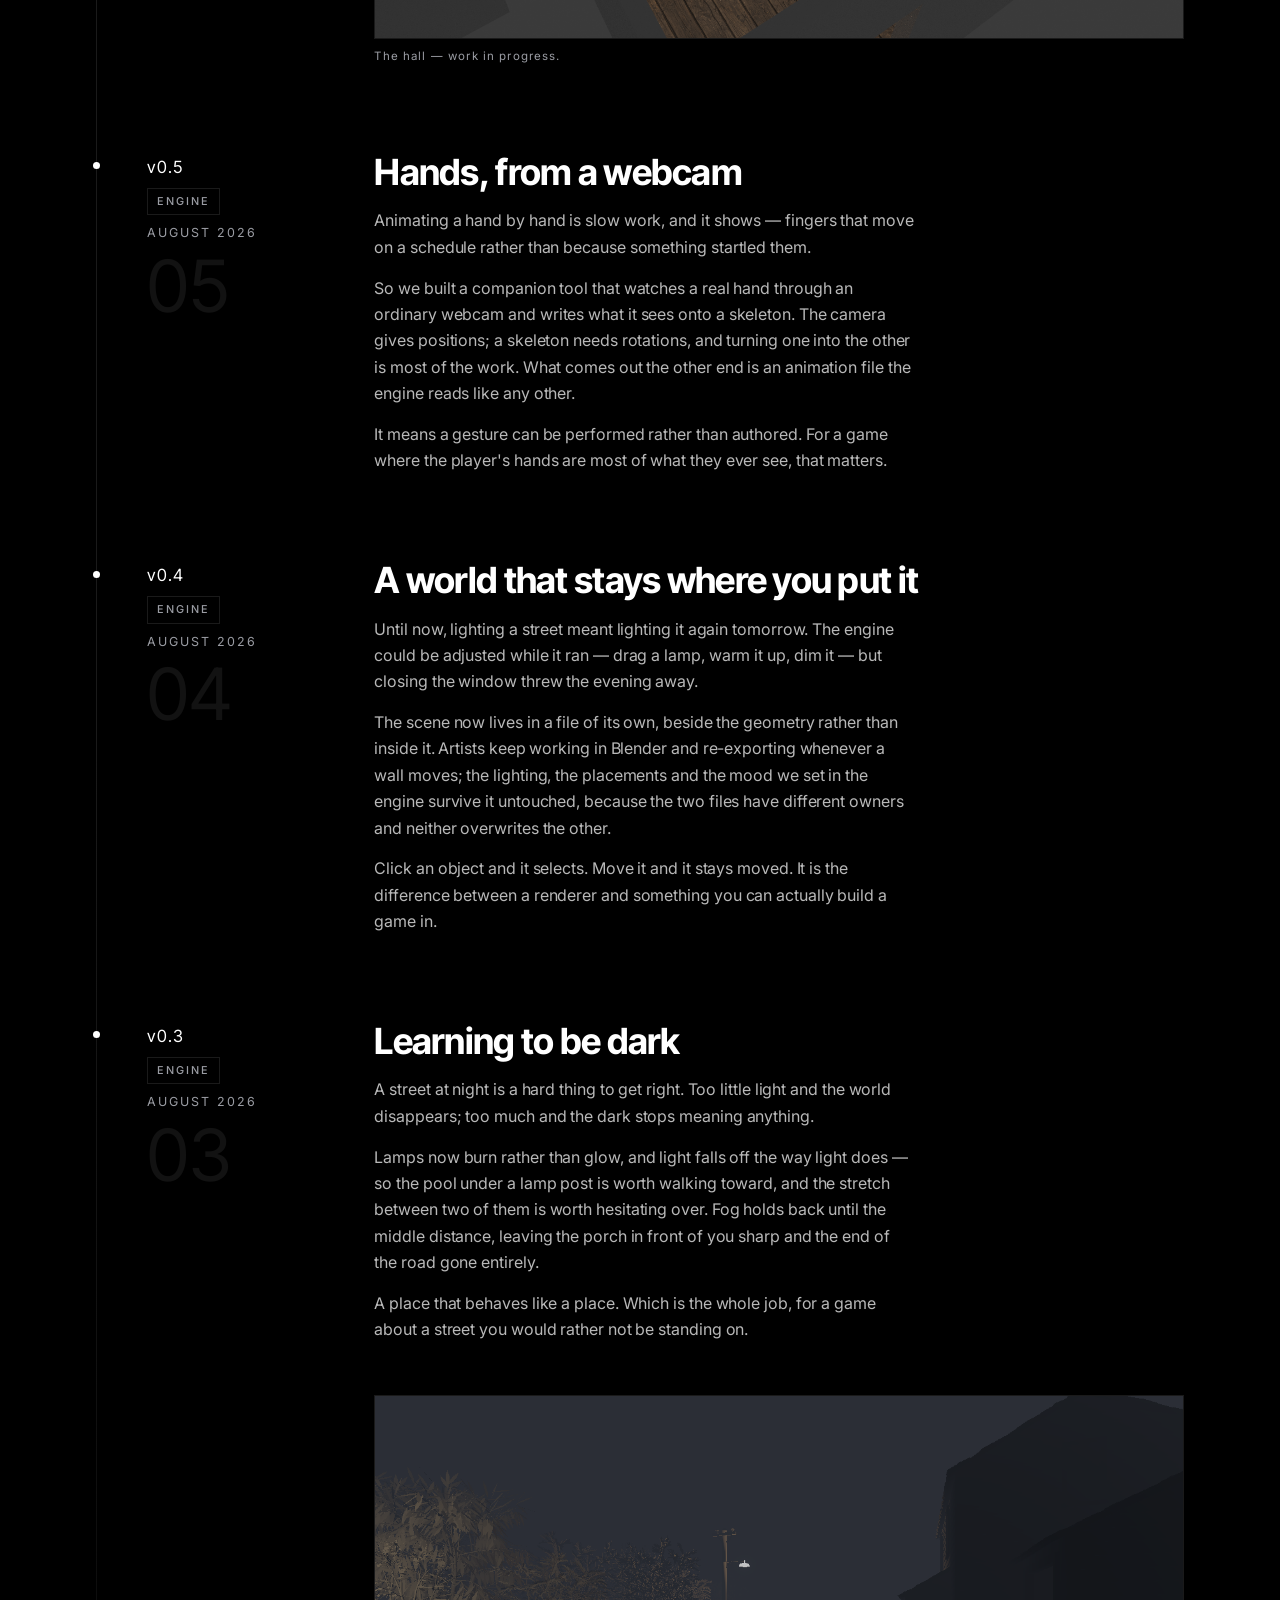
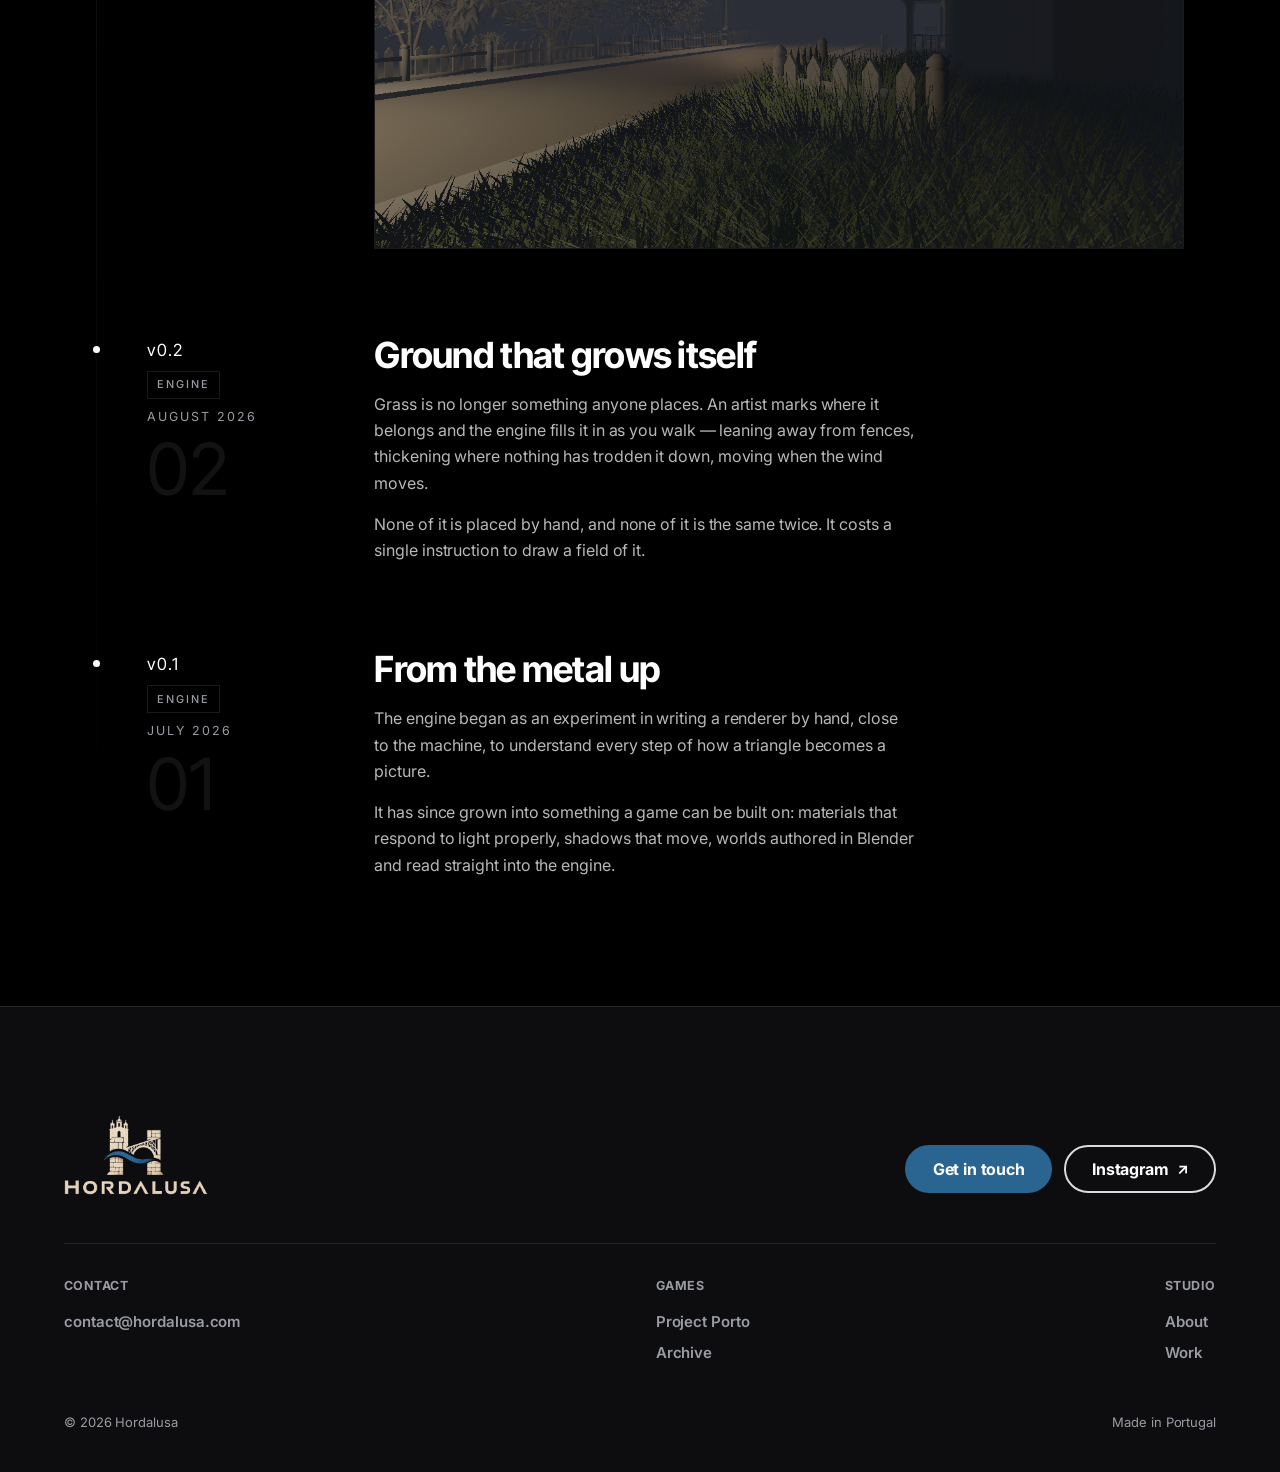
<file: lusa-engine.html>
<!DOCTYPE html>
<html lang="en">

<head>
    <meta charset="UTF-8">
    <meta name="viewport" content="width=device-width, initial-scale=1.0">
    <meta name="description"
        content="Lusa Engine, the in-house 3D engine built at Hordalusa, and the technology behind our next projects.">
    <meta name="theme-color" content="#000000">
    <link rel="icon" type="image/png" sizes="128x128" href="brand/favicon.png">
    <link rel="icon" type="image/png" sizes="32x32" href="brand/favicon-32.png">
    <title>Lusa Engine, Hordalusa</title>
    <link rel="preconnect" href="https://fonts.googleapis.com">
    <link rel="preconnect" href="https://fonts.gstatic.com" crossorigin>
    <link href="https://fonts.googleapis.com/css2?family=Inter+Tight:wght@600;700;800&family=Inter:wght@400;500;600;700&display=swap" rel="stylesheet">
    <link rel="stylesheet" href="style.css?v=20261112">
    <script src="script.js" defer></script>
    <script src="loader.js" defer></script>
</head>

<body class="loading">

    <!-- Loader -->
    <div class="loader" id="loader">
        <div class="loader-name"><span>Horda</span><span>Lusa</span></div>
        <div class="loader-stage"></div>
        <div class="loader-line"></div>
    </div>


    <header class="masthead">
        <a href="index.html" class="mark" aria-label="Hordalusa"><span>Horda</span><span>Lusa</span></a>
        <nav class="menu">
            <a href="index.html">Studio</a>
            <a href="porto.html">Project Porto</a>
            <a href="projects.html">Work</a>
            <a href="index.html#contact">Contact</a>
        </nav>
        <a href="mailto:contact@hordalusa.com" class="btn btn-ghost btn-sm nav-cta">Get in touch</a>
        <button class="menu-btn" aria-expanded="false">Menu</button>
    </header>

    <section class="stage">
        <div class="stage-media">
            <img src="engine/render-01.png" alt=""
                 fetchpriority="high" width="1268" height="710">
        </div>
        <div class="stage-content">
            <span class="meta">In development</span>
            <h1 class="title-lg">Lusa Engine</h1>
            <p class="body-lg">Our own 3D engine, the technology behind what comes next.</p>
        </div>
    </section>

    <section class="statement">
        <div class="statement-inner">
            <p class="statement-lead rise">Rendering, lighting, materials and movement, written
                by us, so the technology fits the games rather than the other way round.</p>

            <div class="statement-body rise">
                <p>Lusa Engine is built in-house, from the ground up. It's the foundation our
                    upcoming projects are being made on.</p>
                <p>Building it ourselves means we answer to the game rather than to a toolset.
                    When a scene calls for something the engine cannot yet do, we write it
                    &mdash; and it arrives shaped for the game we are making, not adapted from
                    someone else's.</p>
            </div>
        </div>
    </section>

    <div class="strip">
        <img src="engine/render-02.png" alt="A corridor lit in Lusa Engine" loading="lazy">
        <img src="engine/render-03.png" alt="A scene rendered in Lusa Engine" loading="lazy">
    </div>
    <p class="caption">Real-time renders from the engine.</p>

    <!-- =========================================================================
         DEVLOG

         Entradas por ordem inversa: a mais recente em cima.

         PARA ACRESCENTAR UMA ENTRADA NOVA, copiar um bloco <article class="log">
         inteiro e colá-lo LOGO A SEGUIR à abertura de <div class="log-list">,
         e depois mudar tres coisas:

           1. data-track  ->  "engine" (tecnologia) ou "game" (Signal Lost).
                              E' o que o filtro em cima usa. O texto dentro de
                              <span class="log-track"> deve dizer o mesmo.
           2. log-version ->  a versao nova (v0.6, v0.7, ...).
           3. log-no      ->  o numero da entrada, com dois digitos.

         IMAGENS (opcional). Um bloco <div class="log-shots"> aceita de 1 a 4
         prints; o atributo data-shots tem de bater certo com quantos <img> la
         estao dentro, porque e' isso que define as colunas da grelha:

           data-shots="1"  ->  uma imagem, largura toda
           data-shots="2"  ->  duas lado a lado
           data-shots="3"  ->  tres em linha
           data-shots="4"  ->  quatro, duas por duas

         Os ficheiros vao para a pasta engine/. A legenda <figcaption> tambem
         e' opcional. Sem <div class="log-shots">, a entrada e' so' texto.
         ====================================================================== -->
    <section class="devlog" id="devlog">
        <div class="devlog-head">
            <span class="meta">Devlog</span>
            <h2 class="title-md">Notes from the build</h2>
        </div>

        <div class="log-filter">
            <button type="button" data-filter="all" aria-pressed="true">Everything</button>
            <button type="button" data-filter="porto" aria-pressed="false">Project Porto</button>
            <button type="button" data-filter="engine" aria-pressed="false">Engine</button>
            <button type="button" data-filter="game" aria-pressed="false">Signal Lost</button>
        </div>

        <div class="log-list">

            <article class="log rise" data-track="porto">
                <div class="log-meta">
                    <span class="log-version">v1.6</span>
                    <span class="log-track">Project Porto</span>
                    <span class="log-date">November 2026</span>
                    <span class="log-no">16</span>
                </div>
                <div class="log-body">
                    <h3 class="log-title">Pavements, and light indoors</h3>
                    <p>Many shop fronts had grass growing right up to the door. The map simply had no pavement there: the building sat straight on the terrain, and the terrain is green. The fix lives in the map generator, not in the game. Draw the city from above at one pixel per 0.5 m, measure how far every point is from the nearest building and the nearest road, and pave a 2 m strip along every road with houses nearby, plus the little yard between the road and a front wall less than 6.5 m away. The terrain underneath is dug out so it never pokes through.</p>
                    <p>That adds 612,000 m&sup2; of new Portuguese pavement, three shades of limestone with a granite edge, and 313 of the 348 shops now have it at the door. The other 21 sit on slopes that need stairs, not pavement, or more than 50 m from a road. Embankments stay grass. Inside the shops, the hillside terrain no longer shows through the floor either.</p>
                    <p>Then the light. Rooms looked flat because every interior was lit by the whole sky, as if it had no ceiling. Now the game tells the renderer where each room is, and inside that box the sky only comes in through the shop window: 65% at the glass, fading to 10% at the back wall. What is missing comes from the lamps themselves, a soft bounce of their colour, and the corners and the feet of the furniture finally get contact shadows. The difference is moderate, you notice it side by side. Honest limits: the bounce is uniform, so a red wall does not tint the floor, and the lamps still cast no shadows of their own.</p>
                </div>
                <div class="log-shots" data-shots="3">
                    <figure>
                        <img src="porto/porto-pavement-street.jpg"
                             alt="A street that had no pavement, now with a 2 m one on each side"
                             loading="lazy" width="1280" height="720">
                    </figure>
                    <figure>
                        <img src="porto/porto-light-before.jpg"
                             alt="Inside a pastry shop before: walls equally bright from end to end"
                             loading="lazy" width="1280" height="720">
                    </figure>
                    <figure>
                        <img src="porto/porto-light-after.jpg"
                             alt="The same shop after: darker towards the back, shadows in the corners"
                             loading="lazy" width="1280" height="720">
                    </figure>
                </div>
            </article>

            <article class="log rise" data-track="porto">
                <div class="log-meta">
                    <span class="log-version">v1.5</span>
                    <span class="log-track">Project Porto</span>
                    <span class="log-date">November 2026</span>
                    <span class="log-no">15</span>
                </div>
                <div class="log-body">
                    <h3 class="log-title">A pastry shop that works like one</h3>
                    <p>The 14 pastry shops on the map used to be caf&eacute;s with another name. The game only knew two spots inside: where the shopkeeper stands and where the customer stands. A delivery box landed halfway between them, usually on top of the till. And nothing stopped you from walking behind the counter.</p>
                    <p>Now the pastry shop has a profile, a recipe that says which zones it needs and how much room each one takes, and the generator fits that recipe into the real room the building gives it. There is an entrance, a queue marked on the floor, the till where you pay, a pick-up corner with its own sign where deliveries wait, the display case, the tables, the work strip behind the counter, and a no-access zone: a wooden half-door now keeps you out of the kitchen. Depending on the room you get the counter at the back, to the side, or a compact one; the survey gave 9, 1 and 4. Each shop has a fixed seed, so leaving and coming back always gives the same layout.</p>
                    <p>The display case has its own action. Stand in front of it, press F to look at the cakes, and a panel shows what is on sale and the prices, but it does not sell: to order, you go to the till, as in a real pastelaria. At night a closed shop dims its lights to 12%, and from the street you can see the room go dark behind the glass. Honest limits: only pastry shops have a profile so far, and pedestrians do not queue yet.</p>
                </div>
                <div class="log-shots" data-shots="3">
                    <figure>
                        <img src="porto/porto-pastry-zones.jpg"
                             alt="A pastry shop: the counter, the display case and the queue marked on the floor"
                             loading="lazy" width="1280" height="720">
                    </figure>
                    <figure>
                        <img src="porto/porto-pastry-vitrine.jpg"
                             alt="Looking at the cakes: a panel lists the pastel de nata, coffee and water with prices"
                             loading="lazy" width="1280" height="720">
                    </figure>
                    <figure>
                        <img src="porto/porto-pastry-closed.jpg"
                             alt="A closed pastry shop at night, seen dimly from the street"
                             loading="lazy" width="1280" height="720">
                    </figure>
                </div>
            </article>

            <article class="log rise" data-track="porto">
                <div class="log-meta">
                    <span class="log-version">v1.4</span>
                    <span class="log-track">Project Porto</span>
                    <span class="log-date">November 2026</span>
                    <span class="log-no">14</span>
                </div>
                <div class="log-body">
                    <h3 class="log-title">Two wheels</h3>
                    <p>A car stays upright on its own; a motorbike does not. The game has had cars for a while, but two wheels are a different problem. The support polygon collapses to a line, so a stopped bike falls. The fix is the same one real riders use without thinking: lean into the turn.</p>
                    <p>The target lean comes from the turn: tan &theta; = v&sup2; / (g &middot; R), capped at 42&deg; on the motorbike and 30&deg; on the scooter, because the tyres only grip so far. An invisible hand, a PD controller, pushes the bike toward that angle every physics step, and below 7 km/h it stiffens and holds the bike upright, like a kickstand. The tyres are round in profile, so the contact point moves up the sidewall as the bike leans; the game measures that height instead of pretending the wheel is vertical.</p>
                    <p>Both are modelled from scratch in Blender: a 125 cc bike (24,384 triangles) and an electric scooter (9,756), with named parts (RodaF, RodaT, Guiador, Ponto_Banco&hellip;) telling the engine what moves. 110 km/h and 25 km/h, the latter being the legal limit. No falling off yet; the rider steps off like from a car.</p>
                </div>
                <div class="log-shots" data-shots="2">
                    <figure>
                        <img src="porto/porto-bike.jpg"
                             alt="The motorbike, modelled in Blender"
                             loading="lazy" width="1280" height="720">
                    </figure>
                    <figure>
                        <img src="porto/porto-scooter.jpg"
                             alt="The electric scooter"
                             loading="lazy" width="1280" height="720">
                    </figure>
                </div>
            </article>

            <article class="log rise" data-track="porto">
                <div class="log-meta">
                    <span class="log-version">v1.3</span>
                    <span class="log-track">Project Porto</span>
                    <span class="log-date">October 2026</span>
                    <span class="log-no">13</span>
                </div>
                <div class="log-body">
                    <h3 class="log-title">A place of your own</h3>
                    <p>Until now you walk, drive and swim, but have nowhere to live. Now there is a goal that looks like real life: read listings, visit, rent or buy, then furnish. Four listings sit in the window of a fictional estate agent on the Marginal; the first two are visitable and purchasable, the other two are on the board for later.</p>
                    <p>The numbers are real-ish: about &euro;5,350 per m&sup2; around the Ribeira, rent at roughly 5.8% a year. The rooftop listing is &euro;329,000 for 58 m&sup2; with a 23 m&sup2; terrace; buying on credit means 10% down plus 6% in costs, the rest over 30 years at 3.5%, about &euro;1,330 a month. The apartment sits on top of a real building, terrace facing the Douro, the quay 26 metres below.</p>
                    <p>The building is empty when you get it. NINHO, the furniture shop, has pieces named after Portuguese rivers (sof&aacute; T&Acirc;MEGA, cama SOUSA, mesa VOUGA) priced like a cheap real shop. You carry one, place it, rotate it 15&deg; at a time, and the game tells you if it fits. The LIMA floor lamp even lights up. Saving and loading keeps the house and the furniture where you left them. What does not work yet: monthly rent and mortgage are not charged, and only the first listing opens.</p>
                </div>
                <div class="log-shots" data-shots="3">
                    <figure>
                        <img src="porto/porto-estate.jpg"
                             alt="An apartment listing in the estate agent's window"
                             loading="lazy" width="1280" height="720">
                    </figure>
                    <figure>
                        <img src="porto/porto-house.jpg"
                             alt="The apartment, furnished, looking out over the river"
                             loading="lazy" width="1280" height="720">
                    </figure>
                    <figure>
                        <img src="porto/porto-ninho.jpg"
                             alt="The NINHO furniture shop, the T&Acirc;MEGA sofa with its price tag"
                             loading="lazy" width="1280" height="720">
                    </figure>
                </div>
            </article>

            <article class="log rise" data-track="porto">
                <div class="log-meta">
                    <span class="log-version">v1.2</span>
                    <span class="log-track">Project Porto</span>
                    <span class="log-date">October 2026</span>
                    <span class="log-no">12</span>
                </div>
                <div class="log-body">
                    <h3 class="log-title">Menus and saves</h3>
                    <p>The game used to drop you straight into the street. Now it starts in a menu: the world is already loaded behind it, the camera makes a slow circle over the Ribeira, and only &ldquo;Continue&rdquo; or &ldquo;New game&rdquo; hands over control. Esc opens the pause: the clock stops, but the river and the clouds keep moving, because those run on the window clock and it looks better that way.</p>
                    <p>The pause is the Unity one rebuilt: the street you are on in large type, the date and time, a list on the left with the selected line on a card that slides to its place, and on the right what that line shows &mdash; your wallet and four thin bars (health, energy, hunger, thirst) on Resume; how many saves you have on Save and Load; a warning on Quit. Everything is drawn in code, no hand-made images, so it carries over to the engine's 2D painter.</p>
                    <p>Five save slots, one file each. The header stores the date, the street, the in-game hour and your money, so the list shows them without reading the rest. The body stores position, heading, the four needs, clothes, the house and the furniture. Saving only works on foot, out of water and out of shops; in a car or swimming, Save is greyed out with the reason under it. Old saves from before this change read as &ldquo;from another version&rdquo; and will not load, because the block grew. Honest limits: keyboard only, no mouse, no options menu, and the car and your shopping bag do not survive a load.</p>
                </div>
                <div class="log-shots" data-shots="3">
                    <figure>
                        <img src="porto/porto-menu.jpg"
                             alt="The title screen, THE WAY IT IS over the Ribeira"
                             loading="lazy" width="1280" height="720">
                    </figure>
                    <figure>
                        <img src="porto/porto-pause.jpg"
                             alt="The pause menu over the city"
                             loading="lazy" width="1280" height="720">
                    </figure>
                    <figure>
                        <img src="porto/porto-save.jpg"
                             alt="The save and load screen"
                             loading="lazy" width="1280" height="720">
                    </figure>
                </div>
            </article>

            <article class="log rise" data-track="porto">
                <div class="log-meta">
                    <span class="log-version">v1.1</span>
                    <span class="log-track">Project Porto</span>
                    <span class="log-date">September 2026</span>
                    <span class="log-no">11</span>
                </div>
                <div class="log-body">
                    <h3 class="log-title">Doors, and the river</h3>
                    <p>Getting into a car used to teleport you to the wheel. Now it is a sequence: walk to the door, open it (0.7 s), sit down (1.3 s, first backing onto the seat then turning forward), close it (0.5 s). The door rotates on its hinge, the body uses the new Sitting_Enter and Driving_Loop clips, and getting out runs the same backwards. Your own character drives, not a traffic NPC.</p>
                    <p>The river used to be a colour: fall off the quay and you stood on the bottom. Now there is water: more than 1.2 m deep and you swim, the head stays above water with a slow bob, rings spread from every stroke and splash, and you climb out where the edge is low enough. A high quay (5 m) means you swim to the stairs. Rings do not bounce off the quays; that is the trade for having them everywhere.</p>
                    <p>New animations had to be cooked from the FBX (Swim_Idle_Loop, Swim_Fwd_Loop, Sitting_Enter, Sitting_Exit, Interact) without rebuilding the city, writing only the new matrices and updating where they start. No hand IK yet: the hand does the Interact gesture roughly where the handle is, and the feet land where Driving_Loop puts them.</p>
                </div>
                <div class="log-shots" data-shots="2">
                    <figure>
                        <img src="porto/porto-drive.jpg"
                             alt="Getting into a car"
                             loading="lazy" width="1280" height="720">
                    </figure>
                    <figure>
                        <img src="porto/porto-swim.jpg"
                             alt="Swimming in the Douro"
                             loading="lazy" width="1280" height="720">
                    </figure>
                </div>
            </article>


            <article class="log rise" data-track="game">
                <div class="log-meta">
                    <span class="log-version">v1.0</span>
                    <span class="log-track">Signal Lost</span>
                    <span class="log-date">August 2026</span>
                    <span class="log-no">10</span>
                </div>
                <div class="log-body">
                    <h3 class="log-title">Two more rooms</h3>
                    <p>The hall was the room that had to teach you the rules. These two are the
                        rooms that have to make you believe somebody used them.</p>
                    <p>A living room is easy to fill and hard to make honest. Two leather sofas
                        facing a television nobody is going to switch on. A rug worn where feet
                        crossed it. Four portraits on the wall, all of the same man, hung by
                        someone who wanted him looked at. The lamp on the side table is the only
                        thing still working, and it only reaches as far as the coffee table.</p>
                    <p>The kitchen is the opposite problem. Nothing in it is decorative &mdash;
                        a sink, a stove, cabinets gone to rust at every edge a hand would touch.
                        Six chairs around a table set for a family that is not here. It is the
                        room where the house stops being a set and starts being somewhere people
                        ate dinner.</p>
                    <p>Both are lit the same way the hall is: one source, and everything past it
                        left alone.</p>
                </div>
                <div class="log-shots" data-shots="2">
                    <figure>
                        <img src="engine/signal-lost-livingroom-01.png"
                             alt="The living room, lit by a single lamp on a side table"
                             loading="lazy" width="1450" height="935">
                        <figcaption>The living room &mdash; work in progress.</figcaption>
                    </figure>
                    <figure>
                        <img src="engine/signal-lost-kitchen-01.png"
                             alt="The kitchen, with a table set for six and rusted cabinets"
                             loading="lazy" width="1450" height="819">
                        <figcaption>The kitchen &mdash; work in progress.</figcaption>
                    </figure>
                </div>
            </article>

            <article class="log rise" data-track="game">
                <div class="log-meta">
                    <span class="log-version">v0.9</span>
                    <span class="log-track">Signal Lost</span>
                    <span class="log-date">August 2026</span>
                    <span class="log-no">09</span>
                </div>
                <div class="log-body">
                    <h3 class="log-title">The things people leave behind</h3>
                    <p>A room is furnished one object at a time, and each one has to survive
                        being looked at closely &mdash; because sooner or later a torch beam
                        will rest on it and the player will decide, in that second, whether this
                        house was ever lived in.</p>
                    <p>So they are built to be read: brass handles worn to a shine, a coat stand
                        that reads as a figure at the edge of your vision, a photograph gone
                        brown at the corners of somebody nobody is left to name. None of it is
                        set dressing. It is the only evidence the house gets to give.</p>
                    <p>Every one of these is already standing in the hall.</p>
                </div>
                <div class="log-shots" data-shots="5">
                    <figure>
                        <img src="engine/signal-lost-prop-portrait.png"
                             alt="A framed photograph of a moustached man, stained with age"
                             loading="lazy" width="588" height="700">
                    </figure>
                    <figure>
                        <img src="engine/signal-lost-prop-dresser.png"
                             alt="A dark wooden dresser with brass handles"
                             loading="lazy" width="1174" height="904">
                    </figure>
                    <figure>
                        <img src="engine/signal-lost-prop-lamp.png"
                             alt="A table lamp with a ceramic base and pale shade"
                             loading="lazy" width="726" height="745">
                    </figure>
                    <figure>
                        <img src="engine/signal-lost-prop-coatstand.png"
                             alt="A tall dark coat stand"
                             loading="lazy" width="603" height="1013">
                    </figure>
                    <figure>
                        <img src="engine/signal-lost-prop-plant.png"
                             alt="A potted plant in a terracotta pot"
                             loading="lazy" width="727" height="739">
                    </figure>
                </div>
            </article>

            <!-- ENTRADA POR PUBLICAR: v0.8, a personagem.

                 Está escrita e pronta; basta tirar este comentário à volta dela
                 quando o modelo estiver acabado e houver um render dela no
                 escuro, com a lanterna. Guardar a imagem como
                 engine/signal-lost-figure-01.png.

                 Por acabar no modelo: as pernas ainda mostram facetas, as mãos
                 não têm dedos definidos, e a pose é a de modelação. Publicá-la
                 assim mostra a costura, e gasta a única imagem do jogo que só
                 funciona uma vez.

            <article class="log rise" data-track="game">
                <div class="log-meta">
                    <span class="log-version">v0.8</span>
                    <span class="log-track">Signal Lost</span>
                    <span class="log-date">August 2026</span>
                    <span class="log-no">08</span>
                </div>
                <div class="log-body">
                    <h3 class="log-title">Something shaped like a girl</h3>
                    <p>A monster you can see clearly is a monster you can measure, and anything
                        you can measure stops being frightening shortly afterwards.</p>
                    <p>So this one is built to be half-seen. The silhouette does the work &mdash;
                        the hair over the face, the pale dress, the limbs a little longer than
                        they ought to be &mdash; because that is all you will get of her at the
                        edge of a torch beam, and all you should get.</p>
                    <p>She is not finished. We are in no hurry with her.</p>
                </div>
                <div class="log-shots" data-shots="1">
                    <figure>
                        <img src="engine/signal-lost-figure-01.png"
                             alt="A pale figure in a dress, hair covering her face"
                             loading="lazy">
                    </figure>
                </div>
            </article>
            -->

            <article class="log rise" data-track="game">
                <div class="log-meta">
                    <span class="log-version">v0.7</span>
                    <span class="log-track">Signal Lost</span>
                    <span class="log-date">August 2026</span>
                    <span class="log-no">07</span>
                </div>
                <div class="log-body">
                    <h3 class="log-title">The thing in your hand</h3>
                    <p>You play a police officer, and for most of the game the radio is the only
                        company you have. So it is the object we are spending the most time on.</p>
                    <p>It is modelled to be held rather than looked at: the arm and hand are one
                        piece with it, the grip is a real grip, and the screen is where your eye
                        goes when you need to know something. It has to feel solid and ordinary
                        &mdash; a tool you have carried a thousand nights &mdash; because the
                        moment it stops working has to land as a loss.</p>
                    <p>Everything the game does to you, it does through this.</p>
                </div>
                <div class="log-shots" data-shots="2">
                    <figure>
                        <img src="engine/signal-lost-radio-01.png"
                             alt="The player's arm holding a handheld police radio, seen from behind"
                             loading="lazy" width="920" height="712">
                    </figure>
                    <figure>
                        <img src="engine/signal-lost-radio-02.png"
                             alt="The radio's front face, keypad and lit screen"
                             loading="lazy" width="970" height="771">
                    </figure>
                </div>
            </article>

            <article class="log rise" data-track="game">
                <div class="log-meta">
                    <span class="log-version">v0.6</span>
                    <span class="log-track">Signal Lost</span>
                    <span class="log-date">August 2026</span>
                    <span class="log-no">06</span>
                </div>
                <div class="log-body">
                    <h3 class="log-title">The hall</h3>
                    <p>The house is being built one room at a time, and the first of them is the
                        one you walk into.</p>
                    <p>A hall is a small room doing a lot of work. It has to say who lived here
                        before anyone says a word about them &mdash; a coat stand, a rug worn
                        down the middle, a photograph on a dresser, a lamp somebody left on. It
                        also has to teach you the rules: this is how far the light reaches, this
                        is how much of the dark you are expected to walk into.</p>
                    <p>Everything past the lamp falls away to nothing. That is not a limitation
                        we are working around. That is the game.</p>
                </div>
                <div class="log-shots" data-shots="1">
                    <figure>
                        <img src="engine/signal-lost-hall-01.png"
                             alt="The hall of the house, lit by a single lamp on a dresser"
                             loading="lazy" width="1451" height="969">
                        <figcaption>The hall &mdash; work in progress.</figcaption>
                    </figure>
                </div>
            </article>

            <article class="log rise" data-track="engine">
                <div class="log-meta">
                    <span class="log-version">v0.5</span>
                    <span class="log-track">Engine</span>
                    <span class="log-date">August 2026</span>
                    <span class="log-no">05</span>
                </div>
                <div class="log-body">
                    <h3 class="log-title">Hands, from a webcam</h3>
                    <p>Animating a hand by hand is slow work, and it shows &mdash; fingers that
                        move on a schedule rather than because something startled them.</p>
                    <p>So we built a companion tool that watches a real hand through an ordinary
                        webcam and writes what it sees onto a skeleton. The camera gives
                        positions; a skeleton needs rotations, and turning one into the other is
                        most of the work. What comes out the other end is an animation file the
                        engine reads like any other.</p>
                    <p>It means a gesture can be performed rather than authored. For a game where
                        the player's hands are most of what they ever see, that matters.</p>
                </div>
            </article>

            <article class="log rise" data-track="engine">
                <div class="log-meta">
                    <span class="log-version">v0.4</span>
                    <span class="log-track">Engine</span>
                    <span class="log-date">August 2026</span>
                    <span class="log-no">04</span>
                </div>
                <div class="log-body">
                    <h3 class="log-title">A world that stays where you put it</h3>
                    <p>Until now, lighting a street meant lighting it again tomorrow. The engine
                        could be adjusted while it ran &mdash; drag a lamp, warm it up, dim it
                        &mdash; but closing the window threw the evening away.</p>
                    <p>The scene now lives in a file of its own, beside the geometry rather than
                        inside it. Artists keep working in Blender and re-exporting whenever a
                        wall moves; the lighting, the placements and the mood we set in the
                        engine survive it untouched, because the two files have different
                        owners and neither overwrites the other.</p>
                    <p>Click an object and it selects. Move it and it stays moved. It is the
                        difference between a renderer and something you can actually build a
                        game in.</p>
                </div>
            </article>

            <article class="log rise" data-track="engine">
                <div class="log-meta">
                    <span class="log-version">v0.3</span>
                    <span class="log-track">Engine</span>
                    <span class="log-date">August 2026</span>
                    <span class="log-no">03</span>
                </div>
                <div class="log-body">
                    <h3 class="log-title">Learning to be dark</h3>
                    <p>A street at night is a hard thing to get right. Too little light and the
                        world disappears; too much and the dark stops meaning anything.</p>
                    <p>Lamps now burn rather than glow, and light falls off the way light does
                        &mdash; so the pool under a lamp post is worth walking toward, and the
                        stretch between two of them is worth hesitating over. Fog holds back
                        until the middle distance, leaving the porch in front of you sharp and
                        the end of the road gone entirely.</p>
                    <p>A place that behaves like a place. Which is the whole job, for a game
                        about a street you would rather not be standing on.</p>
                </div>
                <div class="log-media">
                    <img src="engine/render-01.png"
                         alt="A street at night, grass in the foreground, a lit lamp in the distance"
                         loading="lazy">
                </div>
            </article>

            <article class="log rise" data-track="engine">
                <div class="log-meta">
                    <span class="log-version">v0.2</span>
                    <span class="log-track">Engine</span>
                    <span class="log-date">August 2026</span>
                    <span class="log-no">02</span>
                </div>
                <div class="log-body">
                    <h3 class="log-title">Ground that grows itself</h3>
                    <p>Grass is no longer something anyone places. An artist marks where it
                        belongs and the engine fills it in as you walk &mdash; leaning away from
                        fences, thickening where nothing has trodden it down, moving when the
                        wind moves.</p>
                    <p>None of it is placed by hand, and none of it is the same twice. It costs
                        a single instruction to draw a field of it.</p>
                </div>
            </article>

            <article class="log rise" data-track="engine">
                <div class="log-meta">
                    <span class="log-version">v0.1</span>
                    <span class="log-track">Engine</span>
                    <span class="log-date">July 2026</span>
                    <span class="log-no">01</span>
                </div>
                <div class="log-body">
                    <h3 class="log-title">From the metal up</h3>
                    <p>The engine began as an experiment in writing a renderer by hand, close
                        to the machine, to understand every step of how a triangle becomes a
                        picture.</p>
                    <p>It has since grown into something a game can be built on: materials that
                        respond to light properly, shadows that move, worlds authored in Blender
                        and read straight into the engine.</p>
                </div>
            </article>

        </div>
    </section>

    <footer class="foot">
        <div class="foot-inner">
            <div class="foot-top">
                <a href="index.html" class="foot-logo" aria-label="Hordalusa, home">
                    <img src="brand/logo-full.png" alt="Hordalusa" width="900" height="500" loading="lazy">
                </a>
                <div class="btns">
                    <a href="mailto:contact@hordalusa.com" class="btn btn-primary">Get in touch</a>
                    <a href="https://instagram.com/hordalusa" target="_blank" rel="noopener" class="btn btn-ghost">Instagram <span class="ext" aria-hidden="true">&#8599;</span></a>
                </div>
            </div>

            <div class="foot-rows">
                <div class="foot-col">
                    <span class="meta">Contact</span>
                    <a href="mailto:contact@hordalusa.com">contact@hordalusa.com</a>
                </div>
                <div class="foot-col">
                    <span class="meta">Games</span>
                    <a href="porto.html">Project Porto</a>
                    <a href="projects.html#archive">Archive</a>
                </div>
                <div class="foot-col">
                    <span class="meta">Studio</span>
                    <a href="index.html#studio">About</a>
                    <a href="projects.html">Work</a>
                </div>
            </div>

            <div class="foot-base">
                <span>&copy; 2026 Hordalusa</span>
                <span>Made in Portugal</span>
            </div>
        </div>
    </footer>

</body>

</html>
</file>
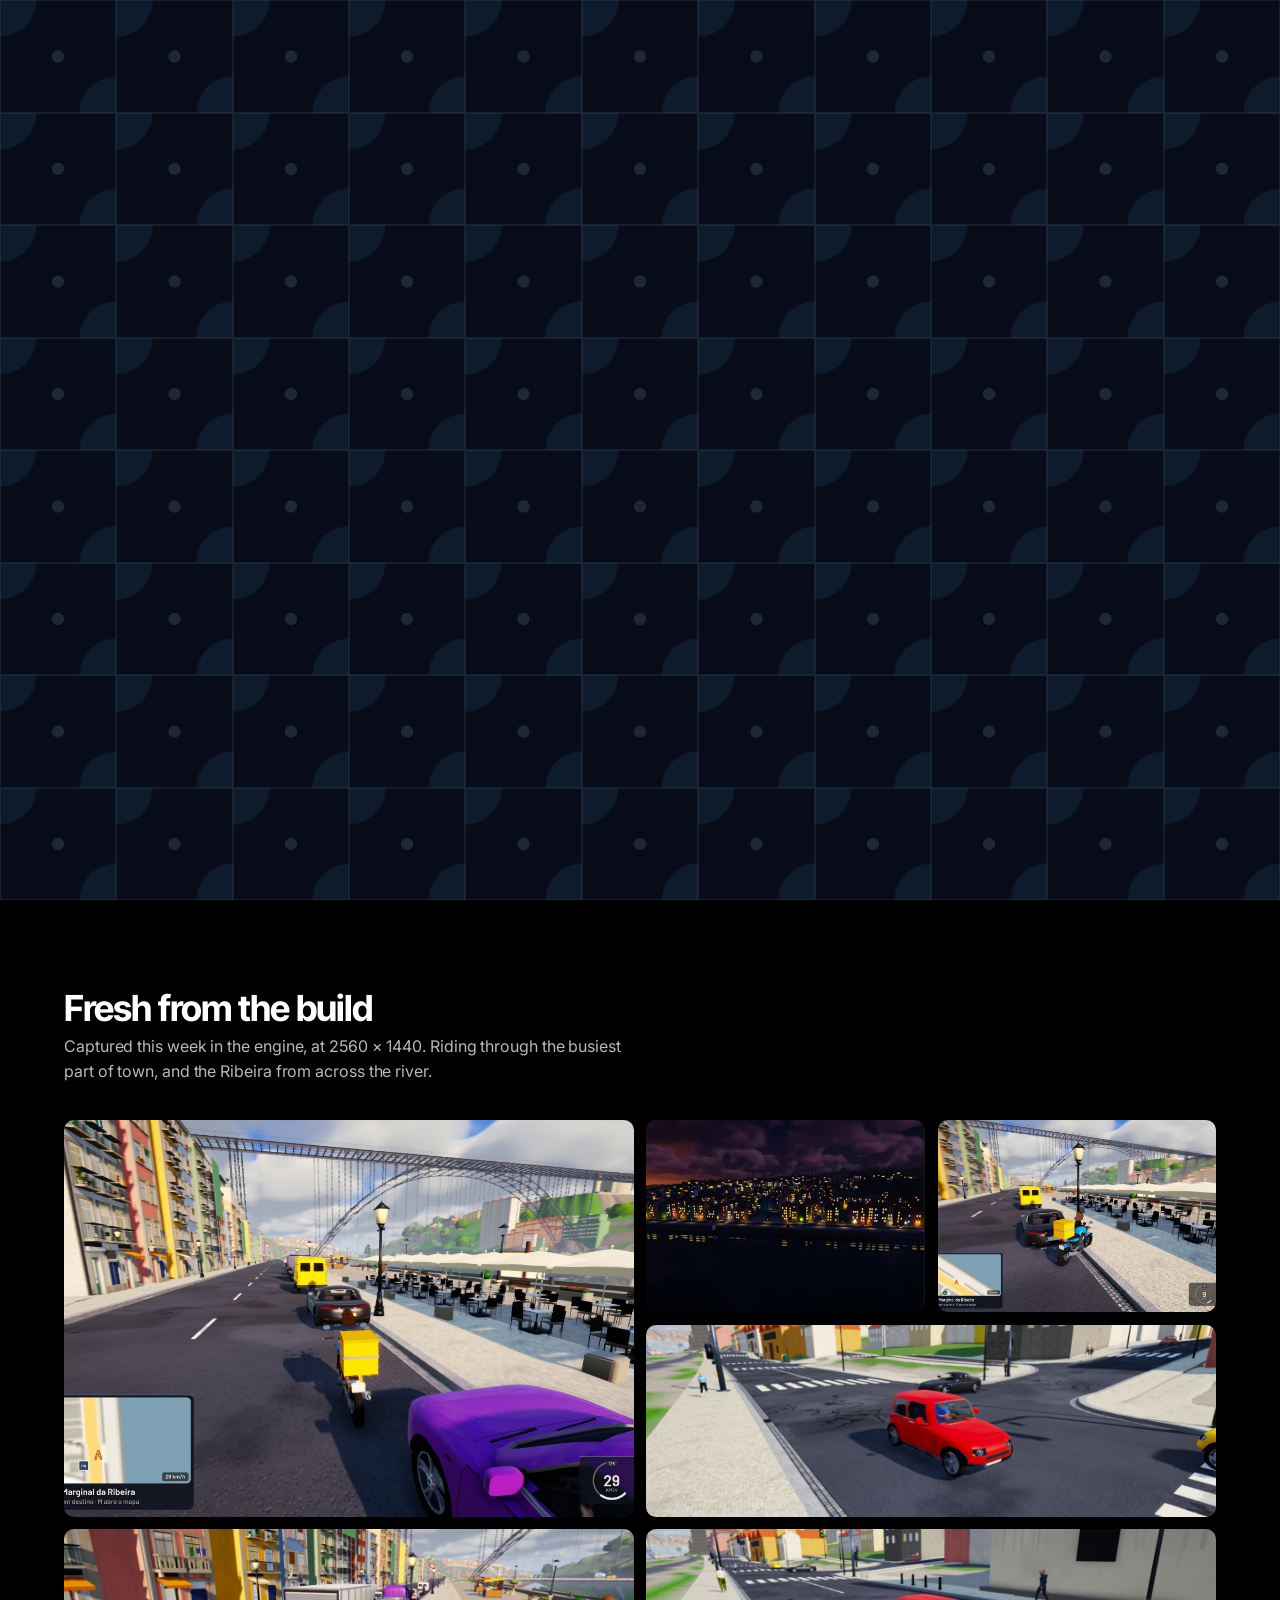
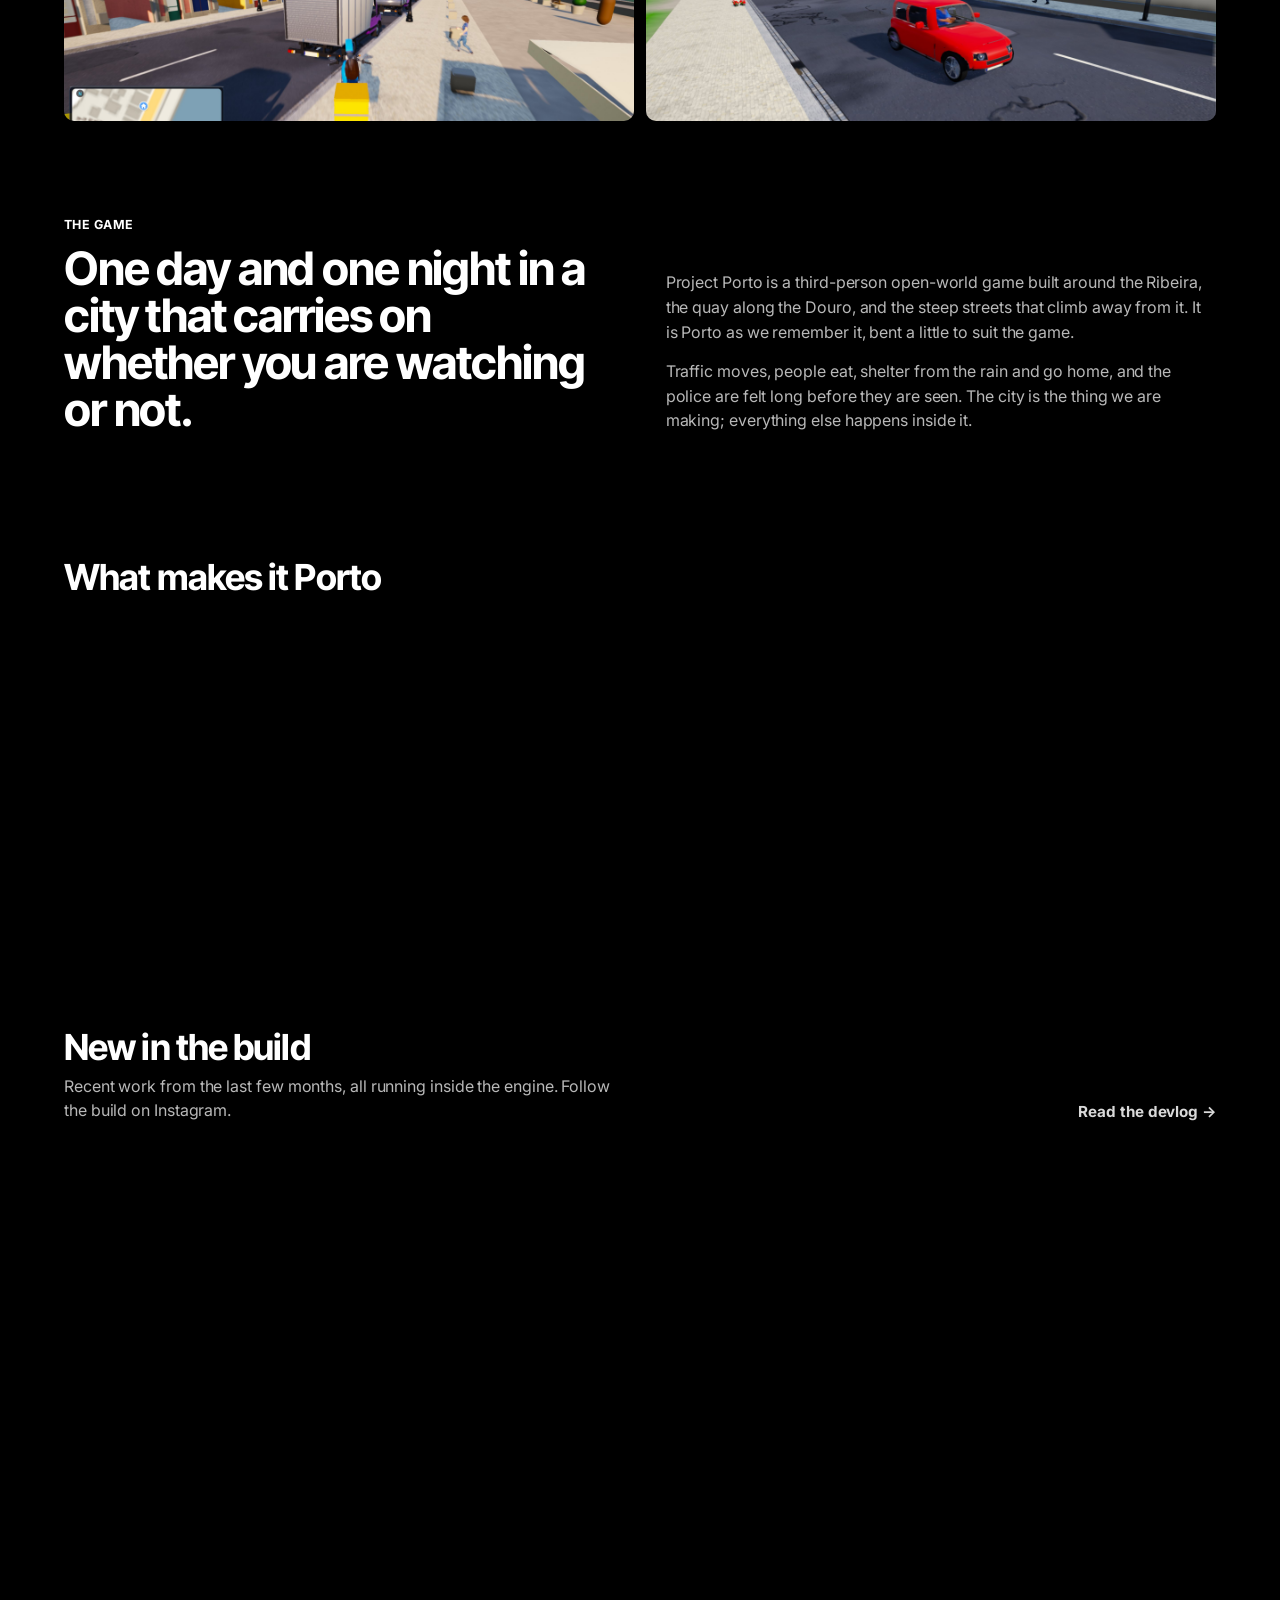
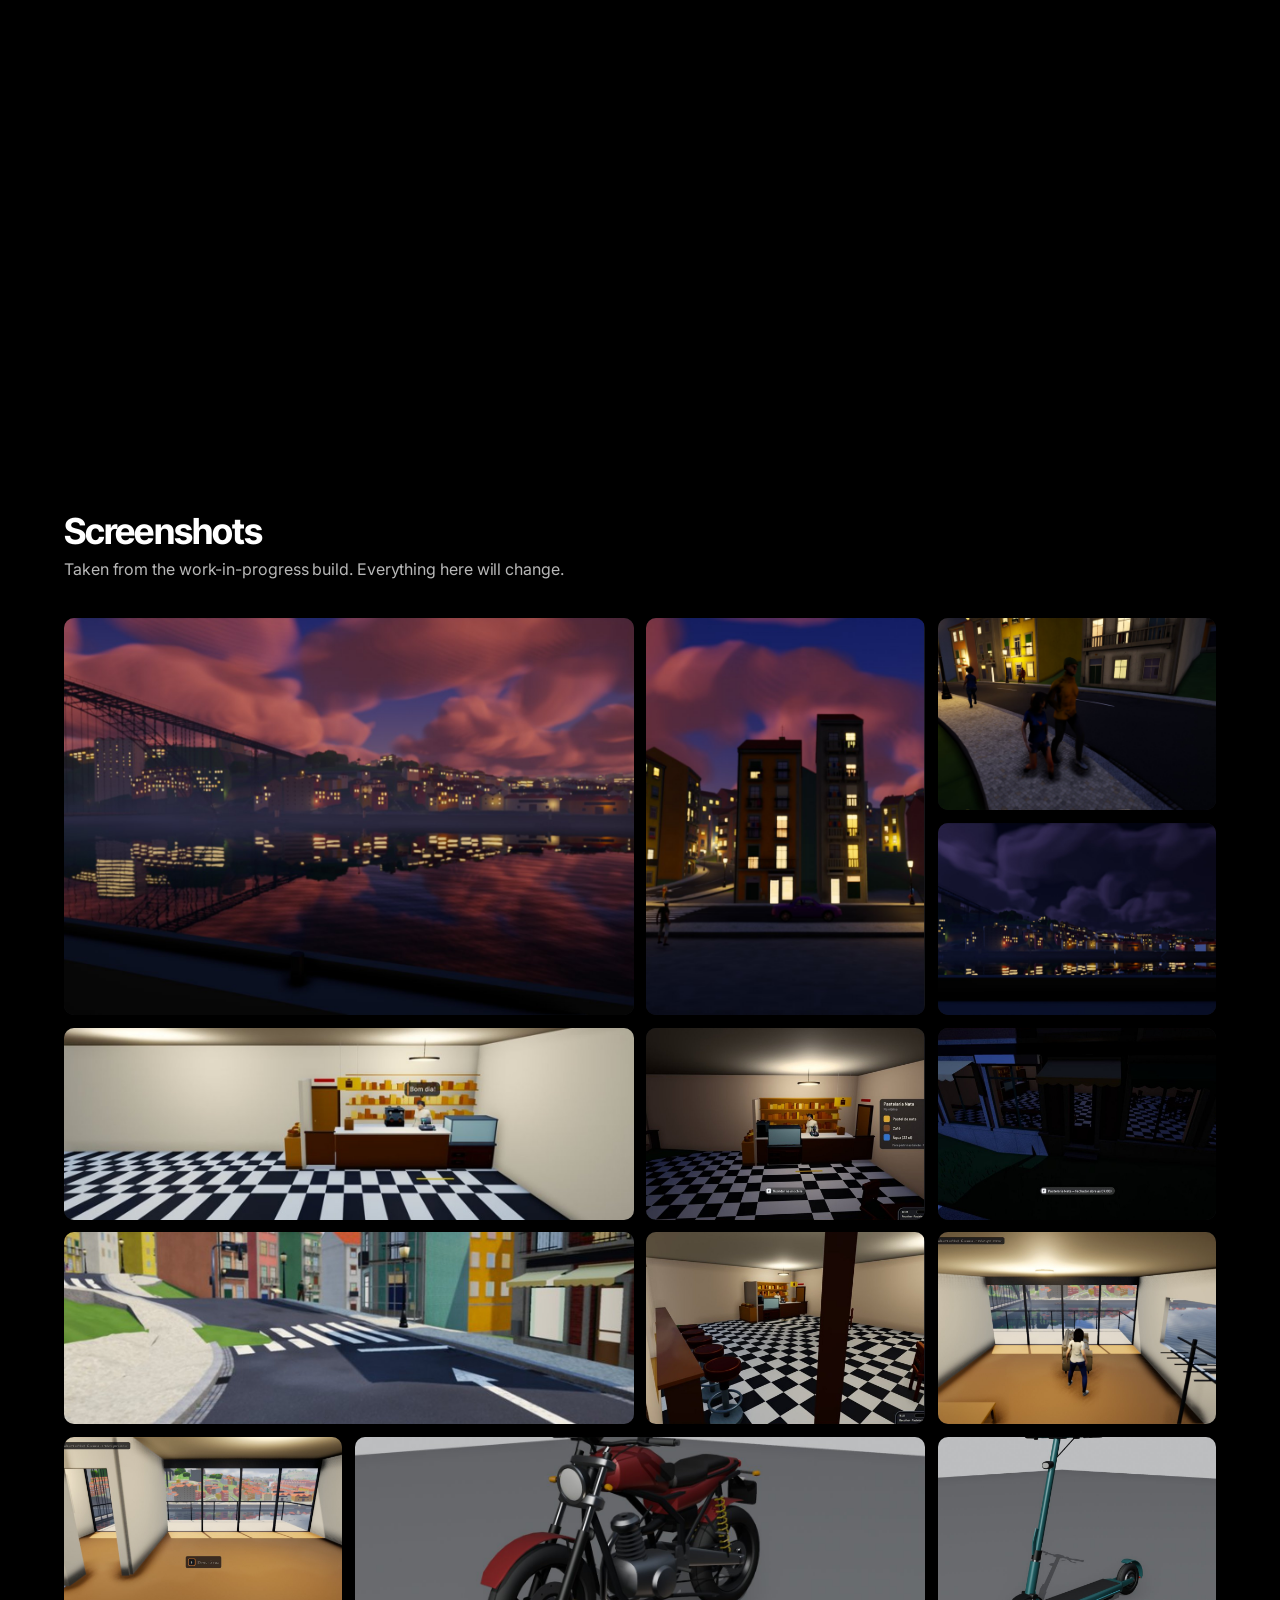
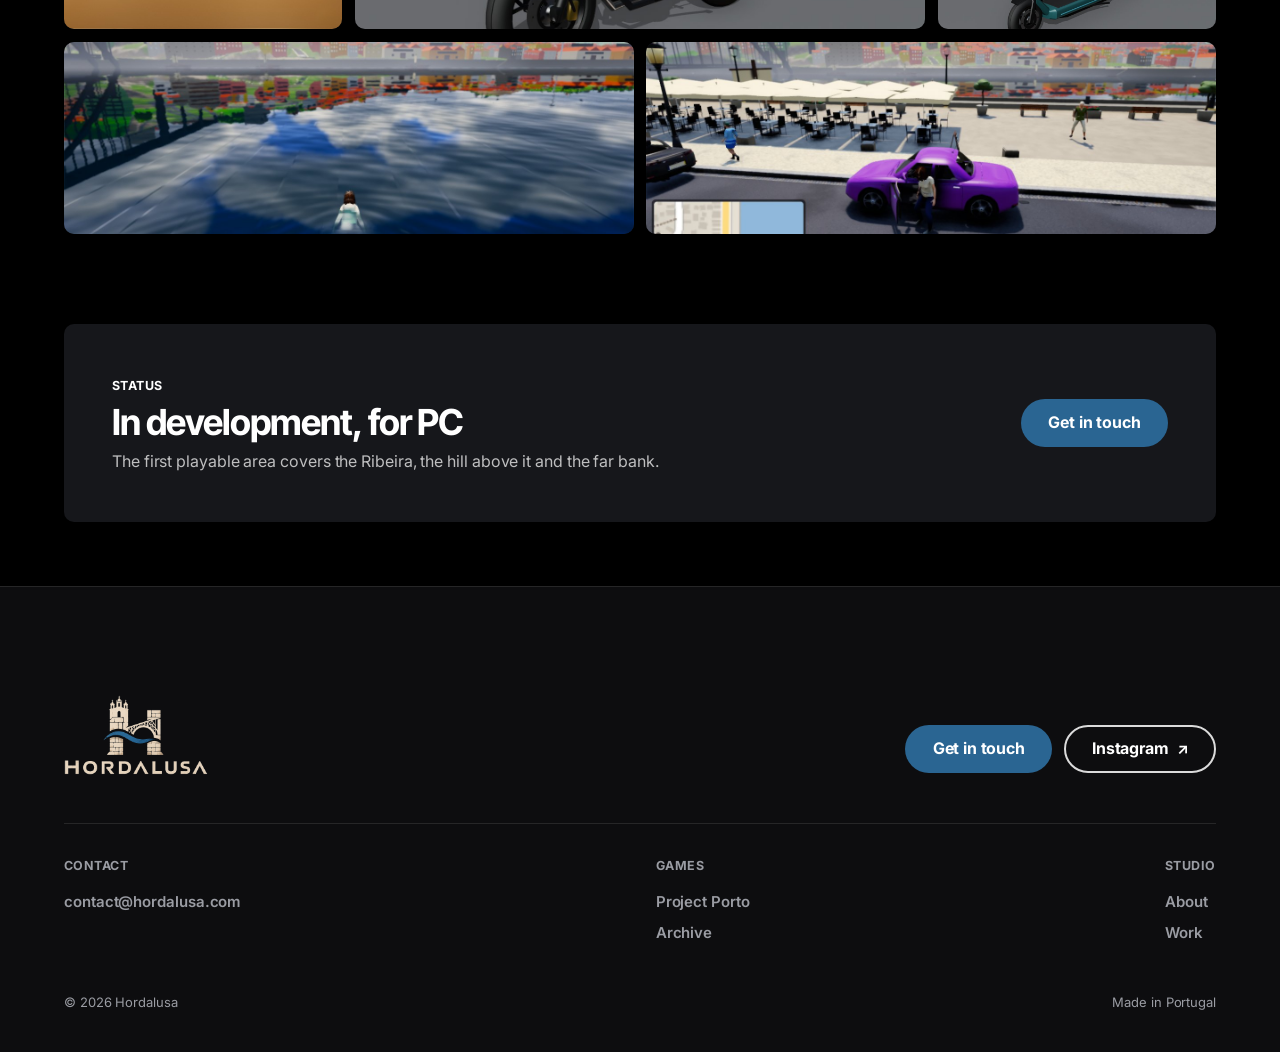
<file: porto.html>
<!DOCTYPE html>
<html lang="en">

<head>
    <meta charset="UTF-8">
    <meta name="viewport" content="width=device-width, initial-scale=1.0">
    <meta name="description" content="Project Porto, an open-world game set in a fictional Porto, by Hordalusa. In development for PC.">
    <meta name="theme-color" content="#000000">
    <link rel="icon" type="image/png" sizes="128x128" href="brand/favicon.png">
    <link rel="icon" type="image/png" sizes="32x32" href="brand/favicon-32.png">
    <title>Project Porto, Hordalusa</title>
    <link rel="preconnect" href="https://fonts.googleapis.com">
    <link rel="preconnect" href="https://fonts.gstatic.com" crossorigin>
    <link href="https://fonts.googleapis.com/css2?family=Inter+Tight:wght@600;700;800&family=Inter:wght@400;500;600;700&display=swap" rel="stylesheet">
    <link rel="stylesheet" href="style.css?v=20261112">
    <script src="script.js" defer></script>
    <script src="loader.js" defer></script>
</head>

<body class="loading">

    <!-- Loader -->
    <div class="loader" id="loader">
        <div class="loader-name"><span>Horda</span><span>Lusa</span></div>
        <div class="loader-stage"></div>
        <div class="loader-line"></div>
    </div>

    <header class="masthead">
        <a href="index.html" class="mark" aria-label="Hordalusa"><span>Horda</span><span>Lusa</span></a>
        <nav class="menu">
            <a href="index.html">Studio</a>
            <a href="porto.html">Project Porto</a>
            <a href="projects.html">Work</a>
            <a href="index.html#contact">Contact</a>
        </nav>
        <a href="mailto:contact@hordalusa.com" class="btn btn-ghost btn-sm nav-cta">Get in touch</a>
        <button class="menu-btn" aria-expanded="false">Menu</button>
    </header>

    <main>

    <section class="feature">
        <div class="feature-media">
            <img src="porto/porto-horizon-dusk.jpg" alt="" fetchpriority="high" width="2560" height="1440" style="object-position: 50% 50%">
        </div>
        <div class="feature-body">
            <div class="feature-tile is-porto" aria-hidden="true"></div>
            <div class="feature-text">
                <span class="eyebrow">In development &middot; PC</span>
                <h1 class="title-xl">Project Porto</h1>
            </div>
            <p class="body-lg feature-sub">An open-world game set in a fictional Porto, from the river
                up to the top of the hill.</p>
            <div class="btns">
                <a href="#fresh" class="btn btn-primary">See screenshots</a>
                <a href="https://instagram.com/hordalusa" target="_blank" rel="noopener" class="btn btn-ghost">Follow the build <span class="ext" aria-hidden="true">&#8599;</span></a>
            </div>
        </div>
    </section>

    <section class="section" id="fresh">
        <div class="wrap">
            <div class="section-head">
                <div>
                    <h2>Fresh from the build</h2>
                    <p>Captured this week in the engine, at 2560 &times; 1440. Riding through the busiest part of town, and the Ribeira from across the river.</p>
                </div>
            </div>
            <div class="gallery gallery-mosaic">
                <figure class="rise big"><img src="porto/porto-ride-bridge.jpg" alt="Riding a motorbike along the Marginal, traffic ahead and the bridge behind" loading="lazy" width="2560" height="1440" style="object-position: 50% 50%"><figcaption>Riding the Marginal</figcaption></figure>
                <figure class="rise"><img src="porto/porto-horizon-night.jpg" alt="The Ribeira across the Douro at night, thousands of lit windows" loading="lazy" width="2560" height="1440" style="object-position: 50% 50%"><figcaption>The hill at night</figcaption></figure>
                <figure class="rise"><img src="porto/porto-ride-traffic.jpg" alt="Weaving through traffic on the quay, café terraces on the right" loading="lazy" width="2560" height="1440" style="object-position: 50% 50%"><figcaption>Rush hour on the quay</figcaption></figure>
                <figure class="rise wide"><img src="porto/porto-crossroads.jpg" alt="A red car crossing a junction, pedestrians on the pavements" loading="lazy" width="2560" height="1440" style="object-position: 50% 50%"><figcaption>At the junction</figcaption></figure>
                <figure class="rise wide"><img src="porto/porto-ride-quay.jpg" alt="A delivery bike on the quay, a lorry and pedestrians alongside" loading="lazy" width="2560" height="1440" style="object-position: 50% 50%"><figcaption>Deliveries</figcaption></figure>
                <figure class="rise wide"><img src="porto/porto-red-car-new.jpg" alt="A red car on a street with new pavements" loading="lazy" width="2560" height="1440" style="object-position: 50% 50%"><figcaption>New pavements</figcaption></figure>
            </div>
        </div>
    </section>

    <section class="section">
        <div class="wrap">
            <div class="studio">
                <div>
                    <span class="eyebrow">The game</span>
                    <h2 style="margin-top:.6rem">One day and one night in a city that carries on whether you are watching or not.</h2>
                </div>
                <div>
                    <p>Project Porto is a third-person open-world game built around the Ribeira, the quay
                        along the Douro, and the steep streets that climb away from it. It is Porto as we
                        remember it, bent a little to suit the game.</p>
                    <p>Traffic moves, people eat, shelter from the rain and go home, and the police are
                        felt long before they are seen. The city is the thing we are making; everything
                        else happens inside it.</p>
                </div>
            </div>
        </div>
    </section>

    <section class="section" id="features">
        <div class="wrap">
            <div class="section-head"><h2>What makes it Porto</h2></div>
            <div class="cards">
                <article class="card rise">
                    <div class="card-media"><img src="thumbs/porto-horizon-dusk.jpg" alt="The Ribeira climbing the hill above the Douro" loading="lazy" width="960" height="540"></div>
                    <div class="card-body">
                        <h3>A city with slopes</h3>
                        <p>Narrow streets, stairways and tall houses. Cars have to climb, and people take the shortcuts.</p>
                    </div>
                </article>
                <article class="card rise">
                    <div class="card-media"><img src="thumbs/porto-horizon-night.jpg" alt="The Ribeira at night, windows lit" loading="lazy" width="960" height="540"></div>
                    <div class="card-body">
                        <h3>Weather and time</h3>
                        <p>Day turns to night and the sky changes its mind. Rain fills the streets and the puddles stay.</p>
                    </div>
                </article>
                <article class="card rise">
                    <div class="card-media"><img src="thumbs/porto-ride-quay.jpg" alt="Pedestrians and traffic on the quay" loading="lazy" width="960" height="540"></div>
                    <div class="card-body">
                        <h3>People who live there</h3>
                        <p>Pedestrians with routines, shops with interiors, traffic that behaves like traffic.</p>
                    </div>
                </article>
                <article class="card rise">
                    <div class="card-media"><img src="thumbs/porto-crossroads.jpg" alt="A junction with traffic and pedestrians" loading="lazy" width="960" height="540"></div>
                    <div class="card-body">
                        <h3>Pressure, not stars</h3>
                        <p>The law reacts to what it sees. No counter tells you how much trouble you are in.</p>
                    </div>
                </article>
            </div>
        </div>
    </section>

    <section class="section" id="new">
        <div class="wrap">
            <div class="section-head">
                <div>
                    <h2>New in the build</h2>
                    <p>Recent work from the last few months, all running inside the engine. Follow the build on Instagram.</p>
                </div>
                <a href="lusa-engine.html#devlog" class="link-arrow">Read the devlog &rarr;</a>
            </div>
            <div class="cards">
                <article class="card rise">
                    <div class="card-media"><img src="thumbs/porto-pastry-zones.jpg" alt="A pastry shop with its counter, display case and queue marked on the floor" loading="lazy" width="960" height="540"></div>
                    <div class="card-body">
                        <span class="card-tag">Shops</span>
                        <h3>A pastry shop that works like one</h3>
                        <p>A queue, a till, a pick-up corner for deliveries and a display case to look at the cakes. Staff only behind the counter, and the same layout every time you come back.</p>
                        <a href="lusa-engine.html#devlog" class="btn btn-dark btn-sm">Read the devlog</a>
                    </div>
                </article>
                <article class="card rise">
                    <div class="card-media"><img src="thumbs/porto-pavement-street.jpg" alt="A new pavement along a street" loading="lazy" width="960" height="540"></div>
                    <div class="card-body">
                        <span class="card-tag">Streets</span>
                        <h3>Pavement to the door</h3>
                        <p>612,000 m&sup2; of new calçada along the streets. 313 of the 348 shops have it at the door, and the grass no longer grows up to the walls.</p>
                        <a href="lusa-engine.html#devlog" class="btn btn-dark btn-sm">Read the devlog</a>
                    </div>
                </article>
                <article class="card rise">
                    <div class="card-media"><img src="thumbs/porto-light-after.jpg" alt="Inside a pastry shop, darker towards the back" loading="lazy" width="960" height="540"></div>
                    <div class="card-body">
                        <span class="card-tag">Light</span>
                        <h3>Light indoors</h3>
                        <p>The sky only comes in through the shop window, the back of the room is darker, and the corners get their shadows.</p>
                        <a href="lusa-engine.html#devlog" class="btn btn-dark btn-sm">Read the devlog</a>
                    </div>
                </article>
                <article class="card rise">
                    <div class="card-media"><img src="thumbs/porto-walkers.jpg" alt="Two pedestrians walking along a cobbled pavement at dusk" loading="lazy" width="960" height="540"></div>
                    <div class="card-body">
                        <span class="card-tag">People</span>
                        <h3>Streets with company</h3>
                        <p>Pedestrians keep their routines, step aside for traffic and run from cars that get too close. They no longer run through walls when they do.</p>
                        <a href="lusa-engine.html#devlog" class="btn btn-dark btn-sm">Read the devlog</a>
                    </div>
                </article>
                <article class="card rise">
                    <div class="card-media"><img src="thumbs/porto-red-car-new.jpg" alt="A red car on a street" loading="lazy" width="960" height="540"></div>
                    <div class="card-body">
                        <span class="card-tag">Traffic</span>
                        <h3>Cars on a slope</h3>
                        <p>Traffic climbs, brakes and turns on the hills of the Ribeira. Cars are solid now, and pedestrians no longer get stuck on them.</p>
                        <a href="lusa-engine.html#devlog" class="btn btn-dark btn-sm">Read the devlog</a>
                    </div>
                </article>
                <article class="card rise">
                    <div class="card-media"><img src="thumbs/porto-house.jpg" alt="Inside your apartment, looking out to the river" loading="lazy" width="960" height="540"></div>
                    <div class="card-body">
                        <span class="card-tag">Housing</span>
                        <h3>A place of your own</h3>
                        <p>Buy or rent a rooftop apartment over the Marginal, then furnish it from NINHO, the furniture store.</p>
                        <a href="lusa-engine.html#devlog" class="btn btn-dark btn-sm">Read the devlog</a>
                    </div>
                </article>
                <article class="card rise">
                    <div class="card-media"><img src="thumbs/porto-bike.jpg" alt="The motorbike, modelled in Blender" loading="lazy" width="960" height="540"></div>
                    <div class="card-body">
                        <span class="card-tag">Vehicles</span>
                        <h3>Two wheels</h3>
                        <p>A 125 cc motorbike and an electric scooter, with the physics a two-wheeler actually needs.</p>
                        <a href="lusa-engine.html#devlog" class="btn btn-dark btn-sm">Read the devlog</a>
                    </div>
                </article>
                <article class="card rise">
                    <div class="card-media"><img src="thumbs/porto-swim.jpg" alt="Swimming in the Douro" loading="lazy" width="960" height="540"></div>
                    <div class="card-body">
                        <span class="card-tag">River</span>
                        <h3>Into the Douro</h3>
                        <p>Open a car door, sit down, drive off. Fall off the quay and you swim, with ripples and splashes.</p>
                        <a href="lusa-engine.html#devlog" class="btn btn-dark btn-sm">Read the devlog</a>
                    </div>
                </article>
            </div>
        </div>
    </section>

    <section class="section" id="gallery">
        <div class="wrap">
            <div class="section-head">
                <div>
                    <h2>Screenshots</h2>
                    <p>Taken from the work-in-progress build. Everything here will change.</p>
                </div>
            </div>
            <div class="gallery gallery-mosaic">
                <figure class="rise big"><img src="porto/porto-dusk-river.jpg" alt="The Ribeira and the bridge at dusk, reflected in the Douro" loading="lazy" width="1600" height="900" style="object-position: 50% 50%"><figcaption>The Ribeira at dusk</figcaption></figure>
                <figure class="rise tall"><img src="porto/porto-dusk-street.jpg" alt="Tall coloured houses at dusk under a pink sky" loading="lazy" width="1600" height="900" style="object-position: 45% 50%"><figcaption>Golden hour</figcaption></figure>
                <figure class="rise"><img src="porto/porto-walkers.jpg" alt="Pedestrians on the pavement at dusk" loading="lazy" width="1600" height="900" style="object-position: 70% 50%"><figcaption>Streets with company</figcaption></figure>
                <figure class="rise"><img src="porto/porto-night-river.jpg" alt="The far bank at night" loading="lazy" width="1600" height="900" style="object-position: 50% 50%"><figcaption>The far bank at night</figcaption></figure>
                <figure class="rise wide"><img src="porto/porto-pastry-zones.jpg" alt="A pastry shop: counter, display case and the queue marked on the floor" loading="lazy" width="1280" height="720" style="object-position: 50% 50%"><figcaption>The pastry shop</figcaption></figure>
                <figure class="rise"><img src="porto/porto-pastry-vitrine.jpg" alt="Looking at the cakes in the display case" loading="lazy" width="1280" height="720" style="object-position: 50% 50%"><figcaption>Looking at the cakes</figcaption></figure>
                <figure class="rise"><img src="porto/porto-pastry-closed.jpg" alt="A closed pastry shop at night, seen from the street" loading="lazy" width="1280" height="720" style="object-position: 50% 50%"><figcaption>Closed for the night</figcaption></figure>
                <figure class="rise wide"><img src="porto/porto-pavement-slope.jpg" alt="New pavement on a sloping street, the embankment left as grass" loading="lazy" width="1280" height="720" style="object-position: 50% 50%"><figcaption>Pavement on the hill</figcaption></figure>
                <figure class="rise"><img src="porto/porto-light-after.jpg" alt="Inside a pastry shop, darker towards the back, shadows in the corners" loading="lazy" width="1280" height="720" style="object-position: 50% 50%"><figcaption>Light indoors</figcaption></figure>
                <figure class="rise"><img src="porto/porto-house.jpg" alt="Your apartment, furnished, looking out over the river" loading="lazy" width="1280" height="720" style="object-position: 50% 50%"><figcaption>A place of your own</figcaption></figure>
                <figure class="rise"><img src="porto/porto-house-empty.jpg" alt="An empty rooftop apartment, the terrace and the Douro beyond" loading="lazy" width="1280" height="720" style="object-position: 50% 50%"><figcaption>Before the furniture</figcaption></figure>
                <figure class="rise wide"><img src="porto/porto-bike.jpg" alt="The motorbike, modelled in Blender" loading="lazy" width="1280" height="720" style="object-position: 50% 50%"><figcaption>The motorbike</figcaption></figure>
                <figure class="rise"><img src="porto/porto-scooter.jpg" alt="The electric scooter" loading="lazy" width="1280" height="720" style="object-position: 50% 50%"><figcaption>The electric scooter</figcaption></figure>
                <figure class="rise wide"><img src="porto/porto-swim.jpg" alt="Swimming in the Douro" loading="lazy" width="1280" height="720" style="object-position: 50% 50%"><figcaption>Into the Douro</figcaption></figure>
                <figure class="rise wide"><img src="porto/porto-drive.jpg" alt="Getting into a car" loading="lazy" width="1280" height="720" style="object-position: 50% 50%"><figcaption>Behind the wheel</figcaption></figure>
            </div>
        </div>
    </section>

    <section class="section">
        <div class="wrap">
            <div class="cta-card">
                <div>
                    <span class="eyebrow">Status</span>
                    <h2 style="margin-top:.5rem">In development, for PC</h2>
                    <p>The first playable area covers the Ribeira, the hill above it and the far bank.</p>
                </div>
                <div class="btns">
                    <a href="mailto:contact@hordalusa.com" class="btn btn-primary">Get in touch</a>
                </div>
            </div>
        </div>
    </section>

    </main>

    <footer class="foot">
        <div class="foot-inner">
            <div class="foot-top">
                <a href="index.html" class="foot-logo" aria-label="Hordalusa, home">
                    <img src="brand/logo-full.png" alt="Hordalusa" width="900" height="500" loading="lazy">
                </a>
                <div class="btns">
                    <a href="mailto:contact@hordalusa.com" class="btn btn-primary">Get in touch</a>
                    <a href="https://instagram.com/hordalusa" target="_blank" rel="noopener" class="btn btn-ghost">Instagram <span class="ext" aria-hidden="true">&#8599;</span></a>
                </div>
            </div>

            <div class="foot-rows">
                <div class="foot-col">
                    <span class="meta">Contact</span>
                    <a href="mailto:contact@hordalusa.com">contact@hordalusa.com</a>
                </div>
                <div class="foot-col">
                    <span class="meta">Games</span>
                    <a href="porto.html">Project Porto</a>
                    <a href="projects.html#archive">Archive</a>
                </div>
                <div class="foot-col">
                    <span class="meta">Studio</span>
                    <a href="index.html#studio">About</a>
                    <a href="projects.html">Work</a>
                </div>
            </div>

            <div class="foot-base">
                <span>&copy; 2026 Hordalusa</span>
                <span>Made in Portugal</span>
            </div>
        </div>
    </footer>

</body>

</html>
</file>
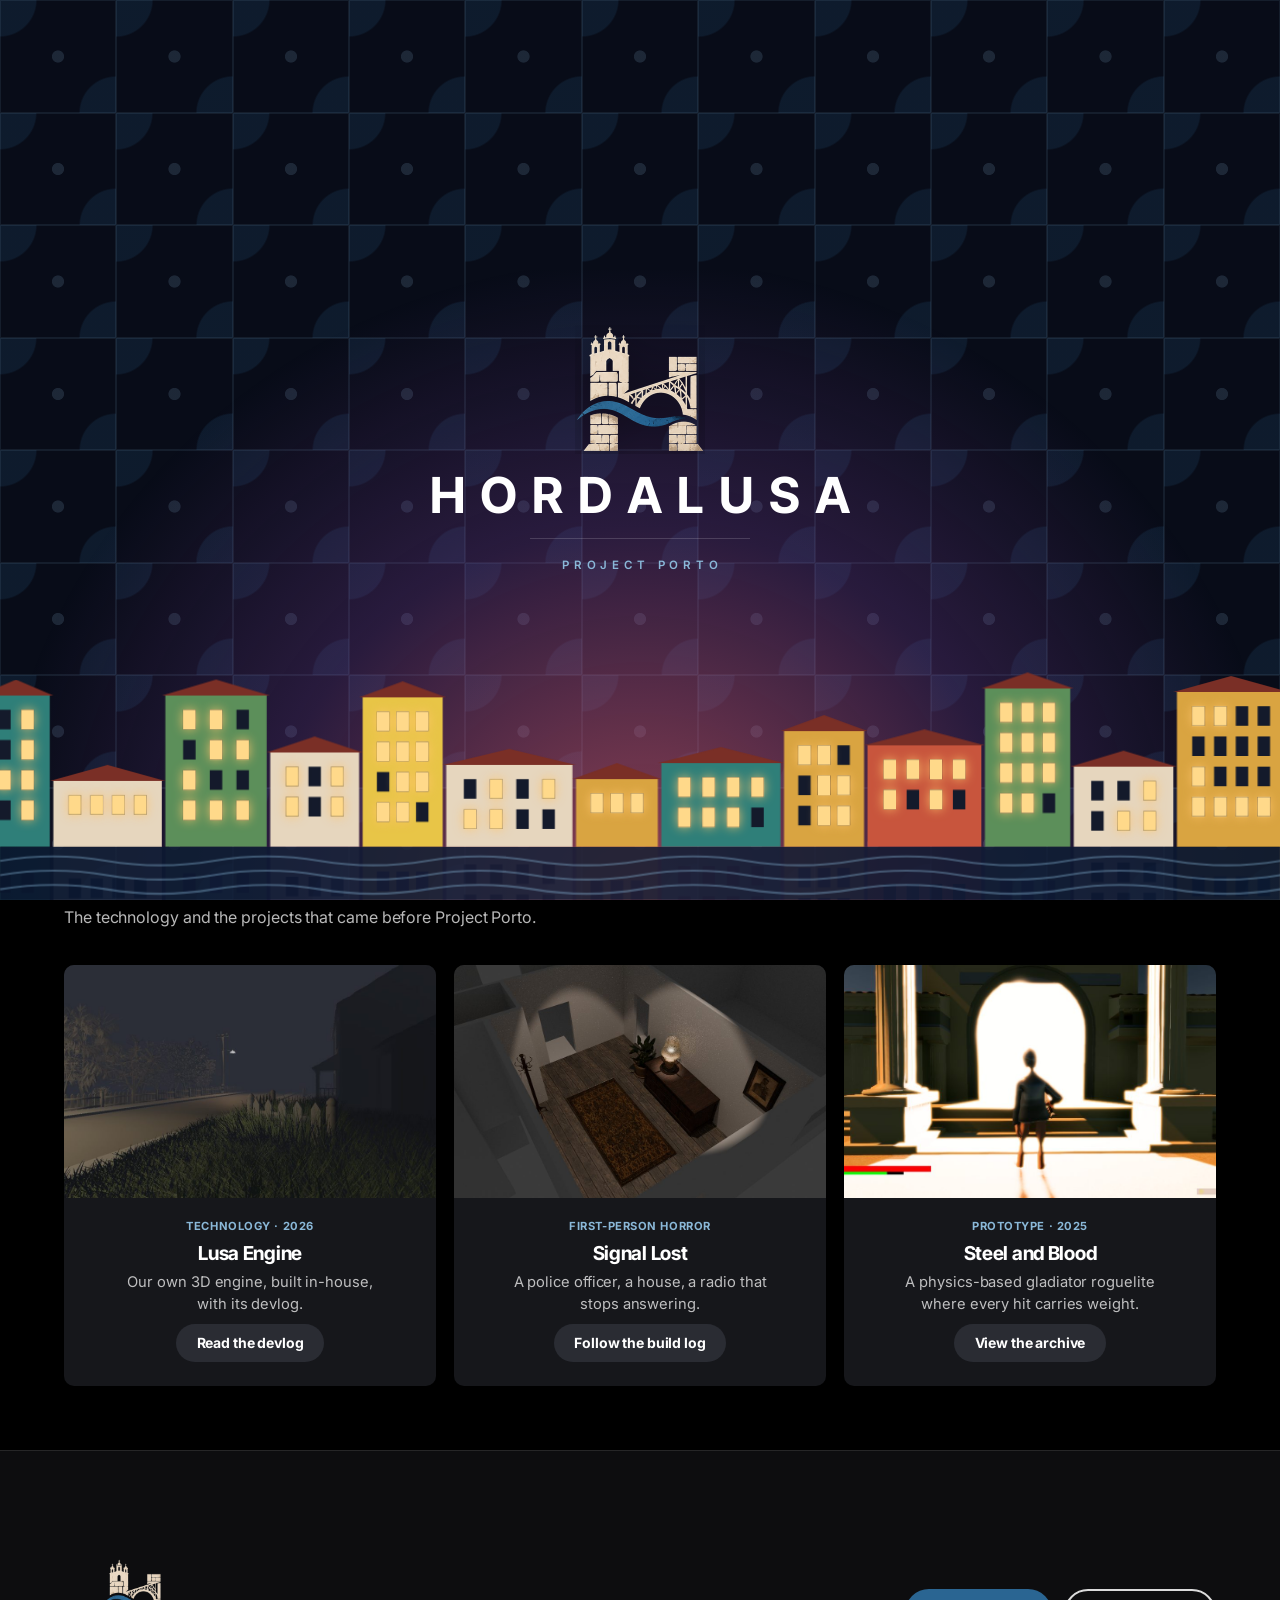
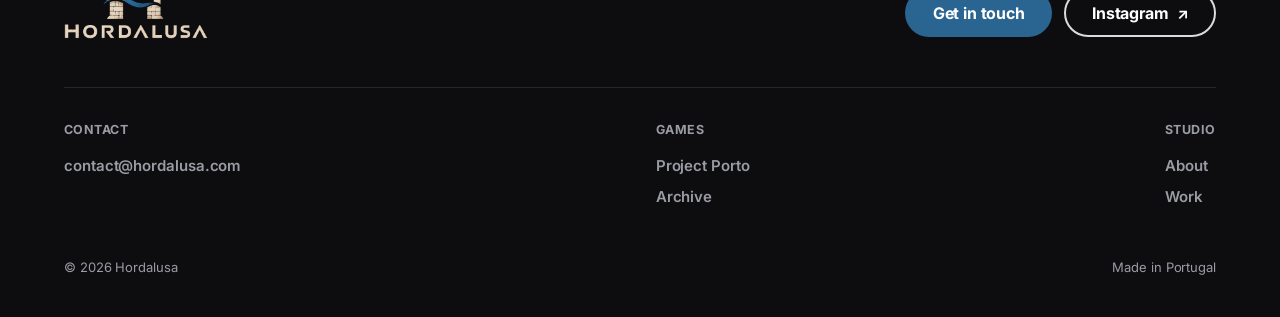
<file: projects.html>
<!DOCTYPE html>
<html lang="en">

<head>
    <meta charset="UTF-8">
    <meta name="viewport" content="width=device-width, initial-scale=1.0">
    <meta name="description" content="Work by Hordalusa: games, engines and prototypes built in-house.">
    <meta name="theme-color" content="#000000">
    <link rel="icon" type="image/png" sizes="128x128" href="brand/favicon.png">
    <link rel="icon" type="image/png" sizes="32x32" href="brand/favicon-32.png">
    <title>Work, Hordalusa</title>
    <link rel="preconnect" href="https://fonts.googleapis.com">
    <link rel="preconnect" href="https://fonts.gstatic.com" crossorigin>
    <link href="https://fonts.googleapis.com/css2?family=Inter+Tight:wght@600;700;800&family=Inter:wght@400;500;600;700&display=swap" rel="stylesheet">
    <link rel="stylesheet" href="style.css?v=20261112">
    <script src="script.js" defer></script>
    <script src="loader.js" defer></script>
</head>

<body class="loading">

    <!-- Loader -->
    <div class="loader" id="loader">
        <div class="loader-name"><span>Horda</span><span>Lusa</span></div>
        <div class="loader-stage"></div>
        <div class="loader-line"></div>
    </div>

    <header class="masthead">
        <a href="index.html" class="mark" aria-label="Hordalusa"><span>Horda</span><span>Lusa</span></a>
        <nav class="menu">
            <a href="index.html">Studio</a>
            <a href="porto.html">Project Porto</a>
            <a href="projects.html">Work</a>
            <a href="index.html#contact">Contact</a>
        </nav>
        <a href="mailto:contact@hordalusa.com" class="btn btn-ghost btn-sm nav-cta">Get in touch</a>
        <button class="menu-btn" aria-expanded="false">Menu</button>
    </header>

    <main>

    <section class="opening">
        <div class="opening-inner">
            <span class="meta">Work</span>
            <h1 class="title-xl">Games and technology</h1>
            <p class="body-lg" style="margin-top:1rem">What we're making, and what we've made.</p>
        </div>
    </section>

    <section class="section" style="padding-top:0">
        <div class="wrap">
            <div class="section-head"><h2>Now</h2></div>
            <div class="library">
                <a href="porto.html" class="tile rise is-featured">
                    <img src="thumbs/porto-dusk-river.jpg" alt="The Ribeira at dusk in Project Porto" loading="lazy">
                    <div class="tile-text">
                        <span class="card-tag">In development &middot; PC</span>
                        <h3>Project Porto</h3>
                    </div>
                </a>
                <a href="porto.html#fresh" class="tile rise">
                    <img src="thumbs/porto-ride-bridge.jpg" alt="Riding a motorbike along the Marginal" loading="lazy">
                    <div class="tile-text">
                        <span class="card-tag">New</span>
                        <h3>Fresh from the build</h3>
                    </div>
                </a>
                <a href="porto.html#features" class="tile rise">
                    <img src="thumbs/porto-horizon-dusk.jpg" alt="The Ribeira above the Douro" loading="lazy">
                    <div class="tile-text">
                        <span class="card-tag">Features</span>
                        <h3>What makes it Porto</h3>
                    </div>
                </a>
            </div>
        </div>
    </section>

    <section class="section" id="archive">
        <div class="wrap">
            <div class="section-head">
                <div>
                    <h2>Archive</h2>
                    <p>The technology and the projects that came before Project Porto.</p>
                </div>
            </div>
            <div class="cards three">
                <article class="card rise">
                    <div class="card-media"><img src="thumbs/lusa-engine.jpg" alt="A street at night in Lusa Engine" loading="lazy" width="960" height="540"></div>
                    <div class="card-body">
                        <span class="card-tag">Technology &middot; 2026</span>
                        <h3>Lusa Engine</h3>
                        <p>Our own 3D engine, built in-house, with its devlog.</p>
                        <a href="lusa-engine.html" class="btn btn-dark btn-sm">Read the devlog</a>
                    </div>
                </article>
                <article class="card rise">
                    <div class="card-media"><img src="thumbs/signal-lost.jpg" alt="The hall of the house in Signal Lost" loading="lazy" width="960" height="540"></div>
                    <div class="card-body">
                        <span class="card-tag">First-person horror</span>
                        <h3>Signal Lost</h3>
                        <p>A police officer, a house, a radio that stops answering.</p>
                        <a href="lusa-engine.html#devlog" class="btn btn-dark btn-sm">Follow the build log</a>
                    </div>
                </article>
                <article class="card rise">
                    <div class="card-media"><img src="thumbs/steel-and-blood.jpg" alt="Steel and Blood gameplay" loading="lazy" width="960" height="540"></div>
                    <div class="card-body">
                        <span class="card-tag">Prototype &middot; 2025</span>
                        <h3>Steel and Blood</h3>
                        <p>A physics-based gladiator roguelite where every hit carries weight.</p>
                        <a href="steel-and-blood.html" class="btn btn-dark btn-sm">View the archive</a>
                    </div>
                </article>
            </div>
        </div>
    </section>

    </main>

    <footer class="foot">
        <div class="foot-inner">
            <div class="foot-top">
                <a href="index.html" class="foot-logo" aria-label="Hordalusa, home">
                    <img src="brand/logo-full.png" alt="Hordalusa" width="900" height="500" loading="lazy">
                </a>
                <div class="btns">
                    <a href="mailto:contact@hordalusa.com" class="btn btn-primary">Get in touch</a>
                    <a href="https://instagram.com/hordalusa" target="_blank" rel="noopener" class="btn btn-ghost">Instagram <span class="ext" aria-hidden="true">&#8599;</span></a>
                </div>
            </div>

            <div class="foot-rows">
                <div class="foot-col">
                    <span class="meta">Contact</span>
                    <a href="mailto:contact@hordalusa.com">contact@hordalusa.com</a>
                </div>
                <div class="foot-col">
                    <span class="meta">Games</span>
                    <a href="porto.html">Project Porto</a>
                    <a href="projects.html#archive">Archive</a>
                </div>
                <div class="foot-col">
                    <span class="meta">Studio</span>
                    <a href="index.html#studio">About</a>
                    <a href="projects.html">Work</a>
                </div>
            </div>

            <div class="foot-base">
                <span>&copy; 2026 Hordalusa</span>
                <span>Made in Portugal</span>
            </div>
        </div>
    </footer>

</body>

</html>
</file>
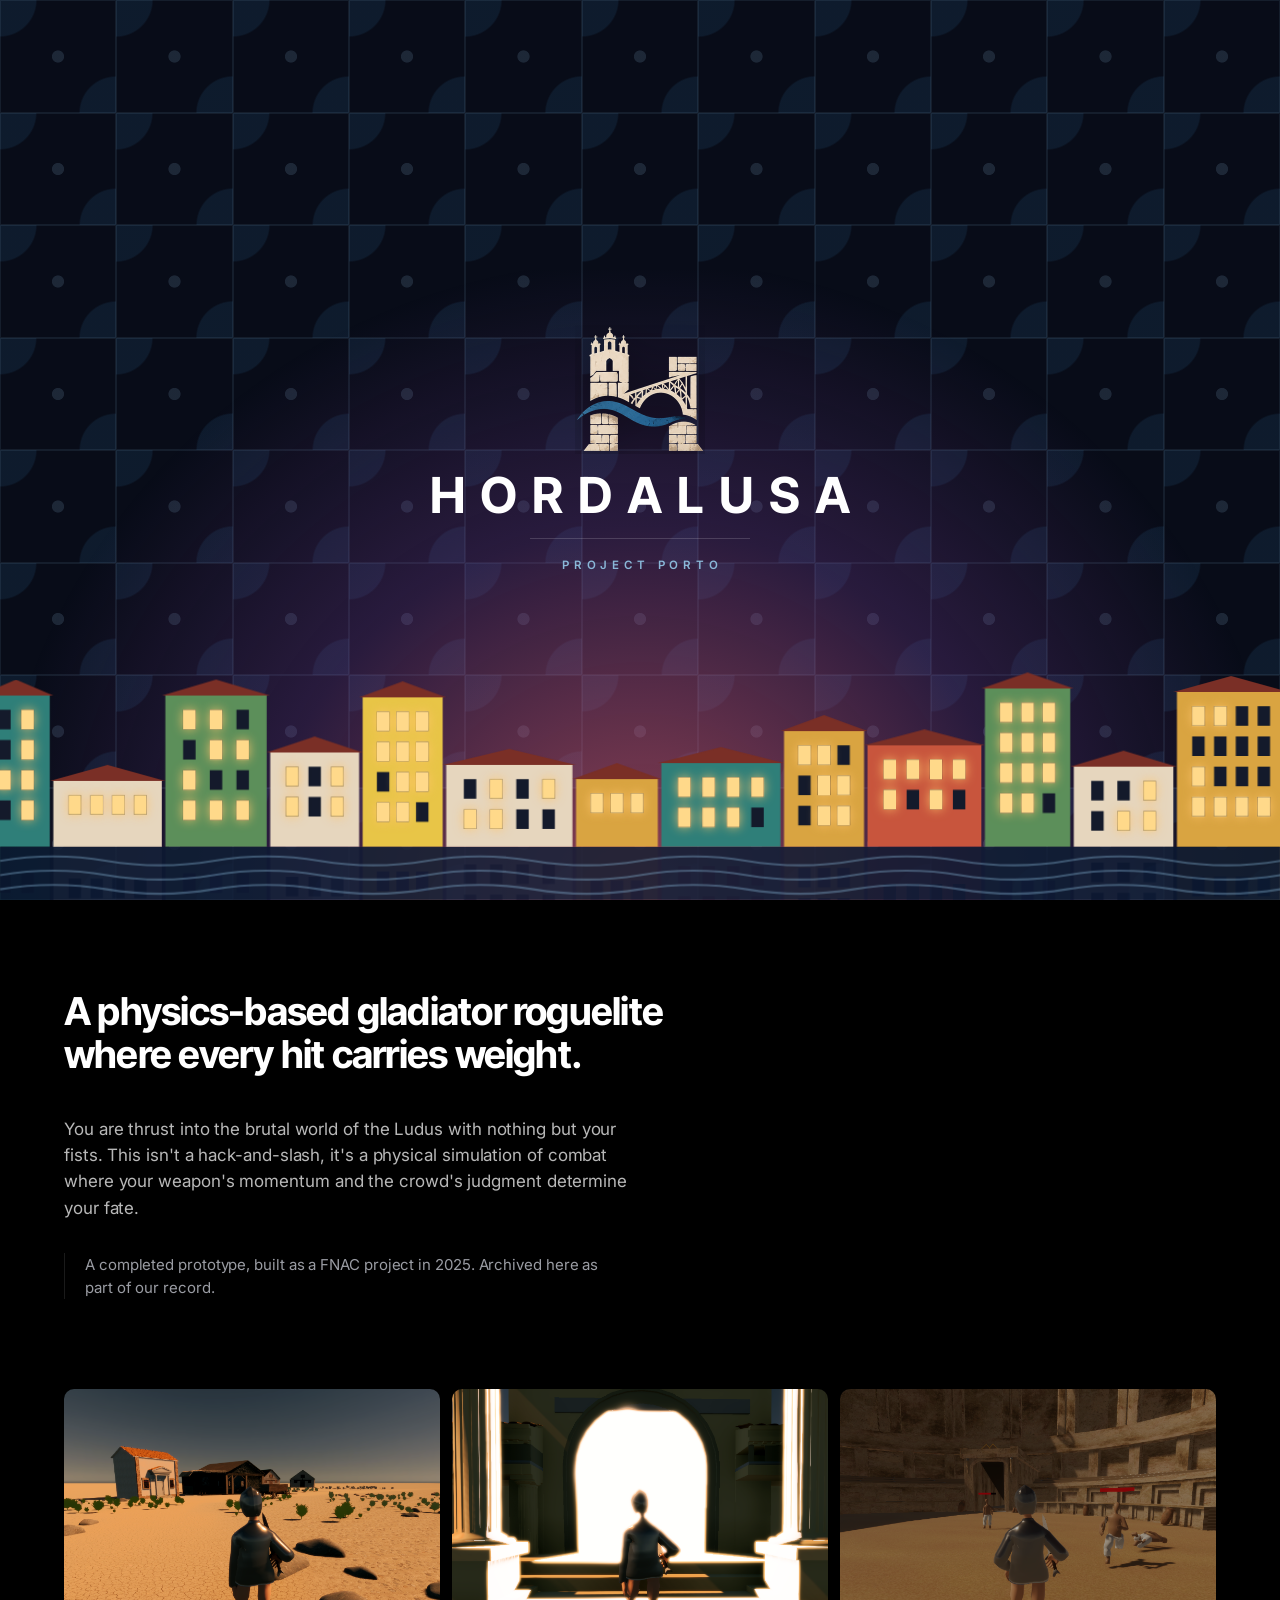
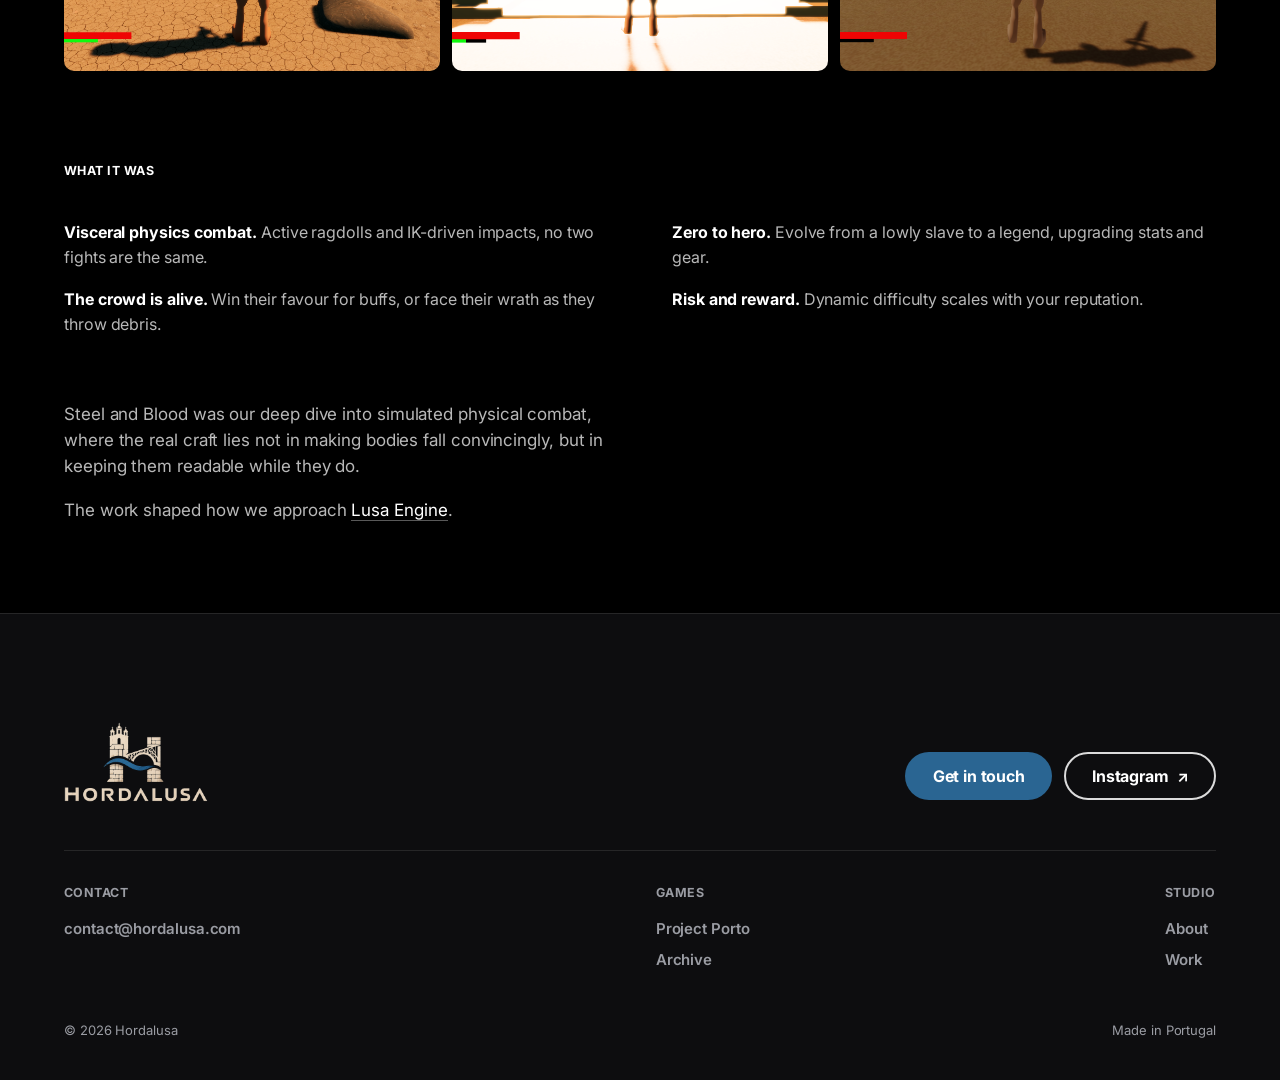
<file: steel-and-blood.html>
<!DOCTYPE html>
<html lang="en">

<head>
    <meta charset="UTF-8">
    <meta name="viewport" content="width=device-width, initial-scale=1.0">
    <meta name="description"
        content="Steel and Blood, a physics-based gladiator roguelite prototype by Hordalusa. Archived, 2025.">
    <meta name="theme-color" content="#000000">
    <link rel="icon" type="image/png" sizes="128x128" href="brand/favicon.png">
    <link rel="icon" type="image/png" sizes="32x32" href="brand/favicon-32.png">
    <title>Steel and Blood, Hordalusa</title>
    <link rel="preconnect" href="https://fonts.googleapis.com">
    <link rel="preconnect" href="https://fonts.gstatic.com" crossorigin>
    <link href="https://fonts.googleapis.com/css2?family=Inter+Tight:wght@600;700;800&family=Inter:wght@400;500;600;700&display=swap" rel="stylesheet">
    <link rel="stylesheet" href="style.css?v=20261112">
    <script src="script.js" defer></script>
    <script src="loader.js" defer></script>
</head>

<body class="loading">

    <!-- Loader -->
    <div class="loader" id="loader">
        <div class="loader-name"><span>Horda</span><span>Lusa</span></div>
        <div class="loader-stage"></div>
        <div class="loader-line"></div>
    </div>


    <header class="masthead">
        <a href="index.html" class="mark" aria-label="Hordalusa"><span>Horda</span><span>Lusa</span></a>
        <nav class="menu">
            <a href="index.html">Studio</a>
            <a href="porto.html">Project Porto</a>
            <a href="projects.html">Work</a>
            <a href="index.html#contact">Contact</a>
        </nav>
        <a href="mailto:contact@hordalusa.com" class="btn btn-ghost btn-sm nav-cta">Get in touch</a>
        <button class="menu-btn" aria-expanded="false">Menu</button>
    </header>

    <section class="stage">
        <div class="stage-media">
            <img src="gameplay1.png" alt="" fetchpriority="high">
        </div>
        <div class="stage-content">
            <span class="meta">Prototype &middot; 2025 &middot; Archived</span>
            <h1 class="title-lg">Steel and Blood</h1>
            <p class="body-lg">Rise from slave to legend. Win the crowd.</p>
        </div>
    </section>

    <section class="statement">
        <div class="statement-inner">
            <p class="statement-lead rise">A physics-based gladiator roguelite where every hit
                carries weight.</p>

            <div class="statement-body rise">
                <p>You are thrust into the brutal world of the Ludus with nothing but your fists.
                    This isn't a hack-and-slash, it's a physical simulation of combat where your
                    weapon's momentum and the crowd's judgment determine your fate.</p>
                <p class="note" style="margin-top:2rem">A completed prototype, built as a FNAC
                    project in 2025. Archived here as part of our record.</p>
            </div>
        </div>
    </section>

    <div class="strip">
        <img src="gameplay1.png" alt="Steel and Blood gameplay" loading="lazy">
        <img src="gameplay2.png" alt="Steel and Blood gameplay" loading="lazy">
        <img src="gameplay3.png" alt="Steel and Blood gameplay" loading="lazy">
    </div>

    <section class="statement">
        <div class="statement-inner">
            <span class="meta rise">What it was</span>
            <div class="duo" style="margin-top:2.5rem">
                <div class="rise">
                    <p><strong style="color:#fff">Visceral physics combat.</strong> Active
                        ragdolls and IK-driven impacts, no two fights are the same.</p>
                    <p><strong style="color:#fff">The crowd is alive.</strong> Win their favour
                        for buffs, or face their wrath as they throw debris.</p>
                </div>
                <div class="rise">
                    <p><strong style="color:#fff">Zero to hero.</strong> Evolve from a lowly
                        slave to a legend, upgrading stats and gear.</p>
                    <p><strong style="color:#fff">Risk and reward.</strong> Dynamic difficulty
                        scales with your reputation.</p>
                </div>
            </div>

            <div class="statement-body rise" style="margin-top:4rem">
                <p>Steel and Blood was our deep dive into simulated physical combat, where the
                    real craft lies not in making bodies fall convincingly, but in keeping them
                    readable while they do.</p>
                <p>The work shaped how we approach
                    <a href="lusa-engine.html" style="color:#fff; border-bottom:1px solid rgba(255,255,255,.35)">Lusa
                        Engine</a>.</p>
            </div>
        </div>
    </section>

    <footer class="foot">
        <div class="foot-inner">
            <div class="foot-top">
                <a href="index.html" class="foot-logo" aria-label="Hordalusa, home">
                    <img src="brand/logo-full.png" alt="Hordalusa" width="900" height="500" loading="lazy">
                </a>
                <div class="btns">
                    <a href="mailto:contact@hordalusa.com" class="btn btn-primary">Get in touch</a>
                    <a href="https://instagram.com/hordalusa" target="_blank" rel="noopener" class="btn btn-ghost">Instagram <span class="ext" aria-hidden="true">&#8599;</span></a>
                </div>
            </div>

            <div class="foot-rows">
                <div class="foot-col">
                    <span class="meta">Contact</span>
                    <a href="mailto:contact@hordalusa.com">contact@hordalusa.com</a>
                </div>
                <div class="foot-col">
                    <span class="meta">Games</span>
                    <a href="porto.html">Project Porto</a>
                    <a href="projects.html#archive">Archive</a>
                </div>
                <div class="foot-col">
                    <span class="meta">Studio</span>
                    <a href="index.html#studio">About</a>
                    <a href="projects.html">Work</a>
                </div>
            </div>

            <div class="foot-base">
                <span>&copy; 2026 Hordalusa</span>
                <span>Made in Portugal</span>
            </div>
        </div>
    </footer>

</body>

</html>
</file>
<file: style.css>
/* =============================================================================
   HORDALUSA
   -----------------------------------------------------------------------------
   The work is the design. Imagery runs edge to edge, typography carries the
   voice, and there is almost no interface in between. No cards, no borders,
   no badges — those belong to dashboards, not studios.
   ============================================================================= */

:root {
    --black: #000;
    --near-black: #060606;
    --white: #fff;
    --grey: #8f8f8f;
    --grey-dark: #4a4a4a;
    --line: rgba(255, 255, 255, 0.14);

    --display: 'Teko', system-ui, sans-serif;
    --body: 'Barlow', system-ui, sans-serif;

    --ease: cubic-bezier(0.22, 1, 0.36, 1);
    --gutter: clamp(1.5rem, 5vw, 5rem);
}

*,
*::before,
*::after {
    box-sizing: border-box;
    margin: 0;
    padding: 0;
}

html {
    scroll-behavior: smooth;
    -webkit-text-size-adjust: 100%;
}

body {
    background: var(--black);
    color: var(--white);
    font-family: var(--body);
    font-size: 1.0625rem;
    line-height: 1.55;
    -webkit-font-smoothing: antialiased;
    overflow-x: hidden;
}

img {
    display: block;
    max-width: 100%;
}

a {
    color: inherit;
    text-decoration: none;
}

ul {
    list-style: none;
}

/* -----------------------------------------------------------------------------
   Type
   -------------------------------------------------------------------------- */
/* Teko is already condensed and carries a lot of internal leading, so the
   display sizes run larger and the line-height tighter than a normal
   grotesque would take. Tracking stays near zero — squeezing a condensed
   face further just closes the counters. */
h1,
h2,
h3 {
    font-family: var(--display);
    font-weight: 600;
    line-height: 0.8;
    letter-spacing: 0.005em;
    text-transform: uppercase;
}

/* The huge one. Scales the whole way down without breaking. */
.title-xl {
    font-size: clamp(4rem, 17vw, 15rem);
}

.title-lg {
    font-size: clamp(3rem, 10vw, 8rem);
}

.title-md {
    font-size: clamp(2rem, 5vw, 4rem);
}

.body-lg {
    font-size: clamp(1.125rem, 1.6vw, 1.4rem);
    line-height: 1.5;
    color: rgba(255, 255, 255, 0.82);
    max-width: 40ch;
}

p {
    color: rgba(255, 255, 255, 0.7);
    max-width: 62ch;
}

p + p {
    margin-top: 1.1rem;
}

.dim {
    color: var(--grey);
}

/* Small caps metadata. Used sparingly — one per section at most. */
.meta {
    font-family: var(--body);
    font-size: 0.75rem;
    font-weight: 500;
    letter-spacing: 0.22em;
    text-transform: uppercase;
    color: var(--grey);
}

/* -----------------------------------------------------------------------------
   Masthead — sits over the artwork, never boxed in
   -------------------------------------------------------------------------- */
.masthead {
    position: fixed;
    top: 0;
    left: 0;
    right: 0;
    z-index: 100;
    display: flex;
    align-items: center;
    justify-content: space-between;
    padding: 1.6rem var(--gutter);
    mix-blend-mode: difference;
    /* keeps the nav legible over any image, light or dark */
}

.mark {
    font-family: var(--display);
    font-weight: 600;
    font-size: 1.5rem;
    line-height: 1;
    letter-spacing: 0.1em;
    text-transform: uppercase;
}

.menu {
    display: flex;
    gap: 2.25rem;
    font-family: var(--body);
    font-size: 0.78rem;
    font-weight: 500;
    letter-spacing: 0.18em;
    text-transform: uppercase;
}

.menu a {
    opacity: 0.65;
    transition: opacity 0.3s var(--ease);
}

.menu a:hover,
.menu a[aria-current="page"] {
    opacity: 1;
}

.menu-btn {
    display: none;
    background: none;
    border: 0;
    color: inherit;
    font-family: var(--body);
    font-size: 0.78rem;
    font-weight: 500;
    letter-spacing: 0.18em;
    text-transform: uppercase;
    cursor: pointer;
}

/* -----------------------------------------------------------------------------
   Stage — full-viewport opening
   -------------------------------------------------------------------------- */
.stage {
    position: relative;
    min-height: 100svh;
    display: flex;
    align-items: flex-end;
    padding: 0 var(--gutter) clamp(3rem, 8vh, 6rem);
    overflow: hidden;
}

.stage-media {
    position: absolute;
    inset: 0;
    z-index: -2;
}

.stage-media img {
    width: 100%;
    height: 100%;
    object-fit: cover;
    /* Push the artwork back so type stays readable without a heavy scrim */
    filter: brightness(0.62) contrast(1.05) saturate(0.9);
    /* A very slow drift. Long enough that it reads as the room breathing
       rather than as an animation playing. */
    animation: drift 32s var(--ease) infinite alternate;
    transform-origin: 55% 45%;
}

@keyframes drift {
    from { transform: scale(1.03); }
    to   { transform: scale(1.09); }
}

.stage-media::after {
    content: '';
    position: absolute;
    inset: 0;
    background: linear-gradient(to top, var(--black) 0%, transparent 55%),
        linear-gradient(to right, rgba(0, 0, 0, 0.55) 0%, transparent 60%);
}

.stage-content {
    position: relative;
    width: 100%;
}

.stage .body-lg {
    margin-top: 1.75rem;
}

/* -----------------------------------------------------------------------------
   Statement — a block of large type on black, breathing room around it
   -------------------------------------------------------------------------- */
.statement {
    padding: clamp(6rem, 16vh, 12rem) var(--gutter);
}

.statement-inner {
    max-width: 1400px;
    margin: 0 auto;
}

.statement .meta {
    display: block;
    margin-bottom: 2.5rem;
}

.statement-lead {
    font-family: var(--body);
    font-weight: 500;
    font-size: clamp(1.5rem, 3.2vw, 2.6rem);
    line-height: 1.2;
    letter-spacing: -0.02em;
    max-width: 26ch;
    color: var(--white);
}

.statement-body {
    margin-top: 2.5rem;
    max-width: 52ch;
    font-size: 1.0625rem;
}

/* Principles as a plain horizontal run, no boxes */
.tenets {
    display: grid;
    grid-template-columns: repeat(auto-fit, minmax(min(200px, 100%), 1fr));
    gap: clamp(2rem, 4vw, 4rem);
    margin-top: clamp(4rem, 9vh, 7rem);
    padding-top: 2.5rem;
    border-top: 1px solid var(--line);
}

.tenet h3 {
    font-family: var(--body);
    font-weight: 600;
    font-size: 0.9375rem;
    line-height: 1.35;
    letter-spacing: 0.01em;
    text-transform: none;
    margin-bottom: 0.6rem;
}

.tenet p {
    font-size: 0.9375rem;
    color: var(--grey);
}

/* -----------------------------------------------------------------------------
   Band — a project, full bleed, one per screen
   -------------------------------------------------------------------------- */
.band {
    position: relative;
    min-height: 88svh;
    display: flex;
    align-items: flex-end;
    padding: 0 var(--gutter) clamp(3rem, 7vh, 5rem);
    overflow: hidden;
    border-top: 1px solid var(--line);
}

.band-media {
    position: absolute;
    inset: 0;
    z-index: -2;
}

.band-media img {
    width: 100%;
    height: 100%;
    object-fit: cover;
    filter: brightness(0.55) saturate(0.85);
    transform: scale(1.02);
    transition: transform 1.2s var(--ease), filter 1.2s var(--ease);
}

.band:hover .band-media img {
    transform: scale(1.06);
    filter: brightness(0.68) saturate(1);
}

.band-media::after {
    content: '';
    position: absolute;
    inset: 0;
    background: linear-gradient(to top, var(--black) 2%, rgba(0, 0, 0, 0.15) 60%, transparent 100%);
}

.band-content {
    position: relative;
    width: 100%;
    max-width: 1400px;
    margin: 0 auto;
}

.band-content .meta {
    display: block;
    margin-bottom: 1.1rem;
}

.band h2 {
    margin-bottom: 1.25rem;
}

.band p {
    max-width: 46ch;
}

/* A quiet arrow that only fills in on hover */
.go {
    display: inline-flex;
    align-items: center;
    gap: 0.6rem;
    margin-top: 2rem;
    font-family: var(--body);
    font-size: 0.78rem;
    font-weight: 500;
    letter-spacing: 0.2em;
    text-transform: uppercase;
    padding-bottom: 0.4rem;
    border-bottom: 1px solid rgba(255, 255, 255, 0.35);
    transition: border-color 0.3s var(--ease), gap 0.3s var(--ease);
}

.band:hover .go,
.go:hover {
    border-bottom-color: var(--white);
    gap: 1rem;
}

/* A band with no artwork yet — nothing but type on black */
.band-plain {
    min-height: 60svh;
    background: var(--near-black);
}

/* -----------------------------------------------------------------------------
   Latest — the newest devlog entries, pulled onto the home page

   Three cards, image-led, following the same grammar as the bands: the picture
   moves a little on hover and the type stays still.
   -------------------------------------------------------------------------- */
/* Vem logo a seguir ao hero, por isso não leva risca em cima -- separa-se do
   que vem depois, não do que vem antes. */
.latest {
    padding: clamp(3.5rem, 8vw, 6.5rem) var(--gutter) clamp(4rem, 10vw, 8rem);
    background: var(--near-black);
    border-bottom: 1px solid var(--line);
}

.latest-head {
    max-width: 1400px;
    margin: 0 auto clamp(2.5rem, 5vw, 4rem);
    display: flex;
    align-items: baseline;
    justify-content: space-between;
    gap: 2rem;
    flex-wrap: wrap;
}

.latest-head .title-md {
    margin-top: 0.6rem;
}

/* O .go traz margin-top para viver debaixo de um parágrafo; aqui está numa
   linha de cabeçalho e alinha pela base do título. */
.latest-head .go {
    margin-top: 0;
}

.latest-grid {
    max-width: 1400px;
    margin: 0 auto;
    display: grid;
    gap: clamp(1.5rem, 3vw, 2.5rem);
    grid-template-columns: 1fr;
}

/* Duas colunas para as entradas secundárias; a de destaque atravessa as duas
   e põe a imagem ao lado do texto em vez de por cima. */
@media (min-width: 800px) {
    .latest-grid {
        grid-template-columns: 1fr 1fr;
    }

    .latest-lead {
        grid-column: 1 / -1;
        display: grid;
        grid-template-columns: 1.4fr 1fr;
        gap: clamp(2rem, 4vw, 3.5rem);
        align-items: center;
    }

    .latest-lead .latest-shot {
        aspect-ratio: 16 / 10;
        margin-bottom: 0;
    }

    .latest-lead h3 {
        font-size: clamp(1.75rem, 3.4vw, 2.75rem);
    }

    .latest-lead p {
        font-size: 1.0625rem;
        max-width: 46ch;
    }
}

/* O destaque leva um "Read it" próprio; nas secundárias o cartão inteiro é o
   link e uma seta extra só faria ruído. */
.latest-lead .go {
    margin-top: 1.75rem;
}

.latest-item {
    display: block;
    position: relative;
}

.latest-shot {
    position: relative;
    overflow: hidden;
    aspect-ratio: 4 / 3;
    background: var(--near-black);
    margin-bottom: 1.25rem;
}

.latest-shot img {
    width: 100%;
    height: 100%;
    object-fit: cover;
    filter: brightness(0.78) saturate(0.9);
    transform: scale(1.01);
    transition: transform 1.2s var(--ease), filter 1.2s var(--ease);
}

.latest-item:hover .latest-shot img {
    transform: scale(1.06);
    filter: brightness(0.92) saturate(1);
}

/* Envolve o texto do cartão, para que no destaque possa ser a segunda coluna
   ao lado da imagem em vez de ficar por baixo dela. */
.latest-text {
    min-width: 0;
}

.latest-meta {
    display: flex;
    align-items: baseline;
    gap: 0.75rem;
    margin-bottom: 0.6rem;
}

.latest-version {
    font-family: var(--display);
    font-size: 1rem;
    letter-spacing: 0.06em;
}

.latest-track {
    font-family: var(--body);
    font-size: 0.68rem;
    font-weight: 500;
    letter-spacing: 0.18em;
    text-transform: uppercase;
    color: var(--grey);
}

.latest-item h3 {
    font-family: var(--display);
    font-size: clamp(1.35rem, 2.2vw, 1.75rem);
    line-height: 1.1;
    margin-bottom: 0.6rem;
    transition: color 0.3s var(--ease);
}

.latest-item p {
    color: rgba(255, 255, 255, 0.68);
    font-size: 0.95rem;
    max-width: 40ch;
}

.latest-item:hover h3 {
    color: var(--grey);
}

.latest-item:focus-visible {
    outline: 1px solid var(--white);
    outline-offset: 6px;
}

/* -----------------------------------------------------------------------------
   Page opening for inner pages
   -------------------------------------------------------------------------- */
.opening {
    padding: clamp(9rem, 22vh, 15rem) var(--gutter) clamp(3rem, 7vh, 5rem);
}

.opening-inner {
    max-width: 1400px;
    margin: 0 auto;
}

.opening .meta {
    display: block;
    margin-bottom: 1.5rem;
}

.opening .body-lg {
    margin-top: 1.75rem;
}

/* -----------------------------------------------------------------------------
   Editorial block — plain prose on black
   -------------------------------------------------------------------------- */
.block {
    padding: clamp(3rem, 8vh, 6rem) var(--gutter);
}

.block-inner {
    max-width: 1400px;
    margin: 0 auto;
}

/* Full-bleed image strip */
.strip {
    display: grid;
    grid-template-columns: repeat(auto-fit, minmax(min(300px, 100%), 1fr));
    gap: 2px;
    /* hairline gaps, so it reads as one surface */
}

.strip img {
    width: 100%;
    aspect-ratio: 4 / 3;
    object-fit: cover;
    filter: saturate(0.92);
    transition: filter 0.5s var(--ease);
}

.strip img:hover {
    filter: saturate(1) brightness(1.08);
}

.caption {
    padding: 1rem var(--gutter) 0;
    font-size: 0.8125rem;
    color: var(--grey-dark);
}

/* Two-column prose */
.duo {
    display: grid;
    grid-template-columns: repeat(auto-fit, minmax(min(300px, 100%), 1fr));
    gap: clamp(2rem, 5vw, 5rem);
}

/* A single quiet note */
.note {
    font-size: 0.9375rem;
    color: var(--grey);
    padding-left: 1.25rem;
    border-left: 1px solid var(--line);
}

/* -----------------------------------------------------------------------------
   Foot
   -------------------------------------------------------------------------- */
.foot {
    padding: clamp(5rem, 12vh, 9rem) var(--gutter) 2.5rem;
    border-top: 1px solid var(--line);
}

.foot-inner {
    max-width: 1400px;
    margin: 0 auto;
}

.foot-cta {
    font-family: var(--display);
    font-weight: 600;
    font-size: clamp(2.75rem, 9vw, 7rem);
    line-height: 0.85;
    letter-spacing: 0.005em;
    text-transform: uppercase;
    display: inline-block;
    padding-bottom: 0.3rem;
    border-bottom: 2px solid rgba(255, 255, 255, 0.25);
    transition: border-color 0.3s var(--ease);
}

.foot-cta:hover {
    border-bottom-color: var(--white);
}

.foot-rows {
    display: flex;
    flex-wrap: wrap;
    justify-content: space-between;
    gap: 2rem;
    margin-top: clamp(4rem, 10vh, 7rem);
    padding-top: 2rem;
    border-top: 1px solid var(--line);
}

.foot-col {
    display: flex;
    flex-direction: column;
    gap: 0.5rem;
    font-size: 0.9375rem;
}

.foot-col .meta {
    margin-bottom: 0.5rem;
}

.foot-col a {
    color: var(--grey);
    transition: color 0.3s var(--ease);
}

.foot-col a:hover {
    color: var(--white);
}

.foot-base {
    margin-top: 3rem;
    font-size: 0.8125rem;
    color: var(--grey-dark);
    display: flex;
    flex-wrap: wrap;
    justify-content: space-between;
    gap: 0.5rem;
}

/* -----------------------------------------------------------------------------
   Loader - a Ribeira at dusk, drawn as it loads (see loader.js)

   Every layer starts from its VISIBLE state and the entrance is an animation
   with fill-mode "both", so removing the animations (reduced motion) leaves a
   complete, readable screen instead of an empty one.
   -------------------------------------------------------------------------- */
body.loading {
    overflow: hidden;
}

.loader {
    position: fixed;
    inset: 0;
    z-index: 9999;
    display: flex;
    flex-direction: column;
    align-items: center;
    justify-content: center;
    gap: 1.1rem;
    overflow: hidden;
    color: #fff;
    /* The colour lives in the tiles, so the wipe can open the screen up */
    background: transparent;
}

.loader.done {
    visibility: hidden;
    pointer-events: none;
    transition: visibility 0s linear 1.2s;
}

.loader > :not(.loader-tiles):not(.loader-glow):not(.loader-stage) {
    position: relative;
    z-index: 3;
}

/* Azulejo tiles: a grid of small blue-and-white squares that leave outwards */
.loader-tiles {
    position: absolute;
    inset: 0;
    z-index: 0;
    display: grid;
    grid-template-columns: repeat(var(--cols), 1fr);
    grid-template-rows: repeat(var(--rows), 1fr);
}

.loader-tiles i {
    background:
        radial-gradient(circle at 50% 50%, rgba(138, 184, 216, 0.16) 0 7%, transparent 8%),
        radial-gradient(circle at 0 0, rgba(42, 101, 146, 0.17) 0 22%, transparent 23%),
        radial-gradient(circle at 100% 100%, rgba(42, 101, 146, 0.17) 0 22%, transparent 23%),
        #080c18;
    box-shadow: inset 0 0 0 1px rgba(138, 184, 216, 0.1);
    transition: transform 0.7s var(--ease) var(--out), opacity 0.55s ease var(--out);
}

.loader.done .loader-tiles i {
    transform: scale(0);
    opacity: 0;
}

/* The dusk behind the town */
.loader-glow {
    position: absolute;
    left: 0;
    right: 0;
    bottom: 0;
    height: 70%;
    z-index: 1;
    pointer-events: none;
    background: radial-gradient(ellipse at 50% 100%,
        rgba(232, 100, 122, 0.62), rgba(118, 62, 148, 0.3) 42%, transparent 72%);
    animation: loader-glow 2s ease both;
}

@keyframes loader-glow {
    from { opacity: 0; transform: translateY(18%); }
}

/* The mark rises out of the river like a drawing being filled in */
.loader-mark {
    width: clamp(84px, 15vw, 130px);
    height: auto;
    filter: drop-shadow(0 8px 24px rgba(0, 0, 0, 0.55));
    animation: loader-mark 1.3s var(--ease) both;
}

@keyframes loader-mark {
    from { clip-path: inset(100% 0 0 0); opacity: 0; transform: translateY(14px); }
    to   { clip-path: inset(0 0 0 0);    opacity: 1; transform: none; }
}

/* The name is set one letter at a time */
.loader-name {
    display: flex;
    justify-content: center;
    font-family: var(--display);
    font-weight: 700;
    font-size: clamp(1.5rem, 5.2vw, 3.1rem);
    line-height: 1;
    letter-spacing: 0.3em;
    /* The last letter carries trailing space; pull it back to centre the word */
    margin-right: -0.3em;
    color: #fff;
}

.loader-name span {
    display: inline-block;
    animation: loader-letter 0.8s var(--ease) both;
    animation-delay: calc(0.6s + var(--i) * 0.065s);
}

@keyframes loader-letter {
    from { opacity: 0; transform: translateY(0.6em); filter: blur(8px); }
}

.loader-tag {
    font-family: var(--body);
    font-weight: 600;
    font-size: 0.72rem;
    letter-spacing: 0.42em;
    margin-right: -0.42em;
    text-transform: uppercase;
    color: var(--river-light, #8ab8d8);
    animation: loader-fade 0.9s ease 1.5s both;
}

@keyframes loader-fade {
    from { opacity: 0; transform: translateY(6px); }
}

/* The Ribeira along the bottom edge */
.loader-stage {
    position: absolute;
    left: 0;
    right: 0;
    bottom: 0;
    height: clamp(120px, 27vh, 250px);
    z-index: 2;
    pointer-events: none;
}

.skyline {
    display: block;
    width: 100%;
    height: 100%;
}

.house {
    transform-box: fill-box;
    transform-origin: 50% 100%;
    animation: loader-house 0.9s var(--ease) both;
    animation-delay: calc(0.25s + var(--d));
}

@keyframes loader-house {
    from { transform: scaleY(0); }
}

/* Windows come on one by one, with a little glow */
.lights {
    filter: drop-shadow(0 0 3px rgba(255, 196, 108, 0.85));
}

.win {
    fill: #ffd98a;
    animation: loader-win 0.7s ease both;
    animation-delay: calc(1s + var(--t));
}

@keyframes loader-win {
    from { opacity: 0; }
    40%  { opacity: 1; }
    55%  { opacity: 0.55; }
}

/* The Douro, with the town reflected in it */
.mirror {
    opacity: 0.2;
}

.river {
    fill: #0b1a33;
    opacity: 0.8;
}

.waves path {
    fill: none;
    stroke: rgba(138, 184, 216, 0.38);
    stroke-width: 1.2;
    animation: loader-wave 3.2s linear infinite;
    animation-delay: calc(var(--w) * -1.1s);
}

@keyframes loader-wave {
    to { transform: translateX(-120px); }
}

/* Thin progress hairline under the name */
.loader-line {
    width: min(220px, 50vw);
    height: 1px;
    background: rgba(255, 255, 255, 0.16);
    position: relative;
    overflow: hidden;
    animation: loader-fade 0.8s ease 1.1s both;
}

.loader-line::after {
    content: '';
    position: absolute;
    inset: 0;
    background: var(--river-light, #8ab8d8);
    transform: translateX(-100%);
    animation: sweep 1.3s var(--ease) infinite;
}

@keyframes sweep {
    to { transform: translateX(100%); }
}

/* Leaving: the content fades, then the tiles go (the tiles are driven by .done) */
.loader.leaving > :not(.loader-tiles) {
    animation: loader-leave 0.38s ease forwards;
}

@keyframes loader-leave {
    to { opacity: 0; transform: scale(0.97); }
}

/* -----------------------------------------------------------------------------
   Devlog

   Uma linha temporal de entradas. A régua vertical é um pseudo-elemento da
   lista, não de cada entrada -- assim ela é contínua e não tem falhas entre
   blocos, seja qual for o número de entradas.
   -------------------------------------------------------------------------- */
.devlog {
    padding: clamp(4rem, 10vw, 9rem) var(--gutter);
    border-top: 1px solid var(--line);
}

.devlog-head {
    max-width: 68rem;
    margin: 0 auto clamp(2.5rem, 6vw, 4.5rem);
}

.devlog-head .title-md {
    margin-top: 0.6rem;
}

.log-list {
    max-width: 68rem;
    margin: 0 auto;
    position: relative;
}

/* A régua. Alinhada com o centro do marcador de cada entrada. */
.log-list::before {
    content: '';
    position: absolute;
    left: 0;
    top: 0.6rem;
    bottom: 0.6rem;
    width: 1px;
    background: linear-gradient(to bottom,
        var(--line) 0%,
        var(--line) 85%,
        transparent 100%);
}

.log {
    position: relative;
    padding-left: clamp(1.75rem, 4vw, 3.5rem);
    padding-bottom: clamp(3rem, 7vw, 5.5rem);
    display: grid;
    grid-template-columns: 1fr;
    gap: 1.5rem;
}

.log:last-child {
    padding-bottom: 0;
}

/* O marcador sobre a régua. */
.log::before {
    content: '';
    position: absolute;
    left: -3px;
    top: 0.55rem;
    width: 7px;
    height: 7px;
    border-radius: 50%;
    background: var(--white);
}

/* Em ecrãs pequenos a meta é uma linha só: versão, etiqueta e data juntas à
   esquerda, e o número empurrado para a direita pela margem automática. */
.log-meta {
    display: flex;
    align-items: baseline;
    flex-wrap: wrap;
    gap: 0.5rem 0.75rem;
}

.log-meta .log-no {
    margin-left: auto;
}

.log-date {
    font-family: var(--body);
    font-size: 0.78rem;
    letter-spacing: 0.16em;
    text-transform: uppercase;
    color: var(--grey);
}

/* O número da entrada, grande e apagado -- marca a passagem do tempo sem
   competir com o título. */
.log-no {
    font-family: var(--display);
    font-size: clamp(2.5rem, 6vw, 4.5rem);
    line-height: 0.8;
    color: rgba(255, 255, 255, 0.07);
    user-select: none;
}

.log-title {
    font-family: var(--display);
    font-size: clamp(1.5rem, 3vw, 2.25rem);
    line-height: 1.05;
    margin-bottom: 1rem;
}

.log-body p {
    color: rgba(255, 255, 255, 0.72);
    line-height: 1.65;
    max-width: 54ch;
}

.log-body p + p {
    margin-top: 0.9rem;
}

.log-media img {
    width: 100%;
    height: auto;
    display: block;
    border: 1px solid var(--line);
}

/* A partir de ecrãs médios, texto e imagem lado a lado. O número sobe para a
   coluna da esquerda, junto à data. */
@media (min-width: 900px) {
    .log {
        grid-template-columns: 11rem 1fr;
        column-gap: clamp(2rem, 4vw, 3.5rem);
        align-items: start;
    }

    .log-meta {
        flex-direction: column;
        align-items: flex-start;
        gap: 0.5rem;
        grid-row: 1;
    }

    /* Em coluna já não há linha para preencher -- o número volta a alinhar
       à esquerda com a versão e a data. */
    .log-meta .log-no {
        margin-left: 0;
        margin-top: 0.4rem;
    }

    .log-body,
    .log-media {
        grid-column: 2;
    }

    .log-media {
        margin-top: 1.75rem;
    }
}

/* -----------------------------------------------------------------------------
   Devlog — versão, etiqueta e filtro

   Cada entrada declara a que linha pertence (engine ou jogo) através de
   data-track. O filtro no topo esconde as outras pondo hidden nas entradas,
   e a régua continua contínua porque é da lista, não das entradas.
   -------------------------------------------------------------------------- */
.log-version {
    font-family: var(--display);
    font-size: 1.05rem;
    letter-spacing: 0.06em;
    color: var(--white);
}

/* A etiqueta da linha. Discreta -- diz de que lado é a entrada sem gritar. */
.log-track {
    font-family: var(--body);
    font-size: 0.68rem;
    font-weight: 500;
    letter-spacing: 0.18em;
    text-transform: uppercase;
    color: var(--grey);
    border: 1px solid var(--line);
    padding: 0.28rem 0.55rem;
    white-space: nowrap;
    align-self: flex-start;
}

.log[data-track="game"] .log-track {
    color: rgba(255, 255, 255, 0.82);
    border-color: rgba(255, 255, 255, 0.28);
}

.log[data-track="porto"] .log-track {
    color: var(--river-light);
    border-color: rgba(138, 184, 216, 0.4);
}

.log[hidden] {
    display: none;
}

/* Os botões do filtro. */
.log-filter {
    display: flex;
    flex-wrap: wrap;
    gap: 0.6rem;
    max-width: 68rem;
    margin: 0 auto clamp(2rem, 4vw, 3rem);
}

.log-filter button {
    font-family: var(--body);
    font-size: 0.72rem;
    font-weight: 500;
    letter-spacing: 0.18em;
    text-transform: uppercase;
    color: var(--grey);
    background: none;
    border: 1px solid var(--line);
    padding: 0.55rem 1.1rem;
    cursor: pointer;
    transition: color 0.4s var(--ease), border-color 0.4s var(--ease);
}

.log-filter button:hover {
    color: var(--white);
    border-color: rgba(255, 255, 255, 0.3);
}

.log-filter button[aria-pressed="true"] {
    color: var(--black);
    background: var(--white);
    border-color: var(--white);
}

/* Galeria da entrada. Uma imagem ocupa a largura toda; duas ou mais dividem-se
   em colunas iguais e mantêm a mesma proporção, para a grelha não ficar
   serrilhada quando os prints têm tamanhos diferentes. */
.log-shots {
    display: grid;
    gap: 0.75rem;
    grid-template-columns: 1fr;
}

.log-shots img {
    width: 100%;
    height: auto;
    display: block;
    border: 1px solid var(--line);
}

.log-shots figure {
    margin: 0;
}

.log-shots figcaption {
    font-family: var(--body);
    font-size: 0.72rem;
    letter-spacing: 0.1em;
    color: var(--grey);
    margin-top: 0.55rem;
}

@media (min-width: 700px) {
    .log-shots[data-shots="2"],
    .log-shots[data-shots="4"] {
        grid-template-columns: 1fr 1fr;
    }

    .log-shots[data-shots="3"],
    .log-shots[data-shots="5"],
    .log-shots[data-shots="6"] {
        grid-template-columns: repeat(3, 1fr);
    }

    .log-shots[data-shots="2"] img,
    .log-shots[data-shots="3"] img,
    .log-shots[data-shots="4"] img {
        aspect-ratio: 16 / 9;
        object-fit: cover;
    }

    /* Grelhas de cinco ou seis servem para peças isoladas, que são altas e não
       sobrevivem a um corte panorâmico. Ficam de pé, com a mesma altura entre
       si e o objeto inteiro dentro do quadro. */
    .log-shots[data-shots="5"] img,
    .log-shots[data-shots="6"] img {
        aspect-ratio: 3 / 4;
        object-fit: contain;
        background: rgba(255, 255, 255, 0.02);
    }
}

@media (min-width: 900px) {
    .log-shots {
        grid-column: 2;
        margin-top: 1.75rem;
    }
}

/* -----------------------------------------------------------------------------
   Lightbox — devlog shots at full size

   The renders are dark and detailed; at grid size a lot of them is lost. Click
   opens the original over a black field, and nothing else moves.
   -------------------------------------------------------------------------- */
.log-shots img,
.log-media img {
    cursor: zoom-in;
    transition: filter 0.5s var(--ease);
}

.log-shots img:hover,
.log-media img:hover {
    filter: brightness(1.08);
}

.lightbox {
    position: fixed;
    inset: 0;
    z-index: 200;
    display: flex;
    align-items: center;
    justify-content: center;
    padding: clamp(1.5rem, 5vw, 4rem);
    background: rgba(0, 0, 0, 0.94);
    opacity: 0;
    pointer-events: none;
    transition: opacity 0.4s var(--ease);
    cursor: zoom-out;
    border: 0;
    width: 100%;
    height: 100%;
}

.lightbox.open {
    opacity: 1;
    pointer-events: auto;
}

.lightbox img {
    max-width: 100%;
    max-height: 100%;
    width: auto;
    height: auto;
    object-fit: contain;
    transform: scale(0.98);
    transition: transform 0.4s var(--ease);
}

.lightbox.open img {
    transform: scale(1);
}

.lightbox-close {
    position: absolute;
    top: clamp(1rem, 3vw, 2rem);
    right: clamp(1rem, 3vw, 2rem);
    font-family: var(--body);
    font-size: 0.72rem;
    font-weight: 500;
    letter-spacing: 0.2em;
    text-transform: uppercase;
    color: var(--grey);
    background: none;
    border: 0;
    cursor: pointer;
    padding: 0.5rem;
}

.lightbox-close:hover {
    color: var(--white);
}

/* -----------------------------------------------------------------------------
   Reveal
   -------------------------------------------------------------------------- */
.rise {
    opacity: 0;
    transform: translateY(24px);
    transition: opacity 0.9s var(--ease), transform 0.9s var(--ease);
}

.rise.in {
    opacity: 1;
    transform: none;
}

@media (prefers-reduced-motion: reduce) {

    *,
    *::before,
    *::after {
        animation: none !important;
        transition-duration: 0.01ms !important;
    }

    .rise {
        opacity: 1;
        transform: none;
    }

    html {
        scroll-behavior: auto;
    }

    /* For anyone who has asked the system for less movement, show the logo,
       the name and the still town, and drop the parts that keep moving. */
    .loader-line,
    .waves {
        display: none;
    }
}

/* -----------------------------------------------------------------------------
   Small screens
   -------------------------------------------------------------------------- */
@media (max-width: 800px) {
    .masthead {
        mix-blend-mode: normal;
        background: rgba(0, 0, 0, 0.55);
        backdrop-filter: blur(10px);
    }

    .menu {
        position: fixed;
        inset: 0;
        flex-direction: column;
        align-items: flex-start;
        justify-content: center;
        gap: 1.5rem;
        padding: var(--gutter);
        background: var(--black);
        font-size: 1.5rem;
        letter-spacing: 0.08em;
        transform: translateY(-100%);
        transition: transform 0.5s var(--ease);
    }

    .menu.open {
        transform: none;
    }

    .menu a {
        opacity: 1;
    }

    .menu-btn {
        display: block;
        position: relative;
        z-index: 1;
    }

    .stage,
    .band {
        min-height: 78svh;
    }

    .band p,
    .body-lg {
        max-width: none;
    }
}


/* =============================================================================
   STUDIO LAYER
   -----------------------------------------------------------------------------
   A publisher-site language: pure black, a bold grotesque in sentence case,
   full-bleed key art with a small icon tile, pill buttons, rows of rounded
   dark cards. The colours are Hordalusa's own (stone and river, from the
   logo). Everything above this line is the shared base.
   ============================================================================= */
:root {
    --black: #000;
    --near-black: #0d0d0f;
    --card: #16171b;
    --card-hover: #1e2026;
    --line: rgba(255, 255, 255, 0.1);
    --grey: #9a9ca3;
    --grey-dark: #5c5f66;

    --stone: #e6d6be;
    --river: #2a6592;
    --river-light: #8ab8d8;

    --display: 'Inter Tight', 'Helvetica Neue', Arial, sans-serif;
    --body: 'Inter', 'Helvetica Neue', Arial, sans-serif;

    --radius: 10px;
    --wrap: 1360px;
}

body {
    background: var(--black);
    font-family: var(--body);
    font-size: 1rem;
    letter-spacing: -0.005em;
}

::selection {
    background: var(--stone);
    color: #000;
}

:focus-visible {
    outline: 2px solid var(--river-light);
    outline-offset: 3px;
}

/* ---- Type: bold grotesque, sentence case -------------------------------- */
h1,
h2,
h3,
.title-xl,
.title-lg,
.title-md {
    font-family: var(--display);
    font-weight: 700;
    text-transform: none;
    letter-spacing: -0.025em;
    line-height: 1.02;
}

.title-xl {
    font-size: clamp(2.6rem, 6.2vw, 5.4rem);
}

.title-lg {
    font-size: clamp(2.2rem, 4.6vw, 3.6rem);
}

.title-md {
    font-size: clamp(1.7rem, 3vw, 2.5rem);
}

.body-lg {
    font-size: clamp(1.05rem, 1.35vw, 1.25rem);
    color: rgba(255, 255, 255, 0.86);
}

p {
    color: rgba(255, 255, 255, 0.72);
}

.meta,
.eyebrow {
    font-family: var(--body);
    font-size: 0.78rem;
    font-weight: 700;
    letter-spacing: 0.04em;
    text-transform: uppercase;
    color: #fff;
}

.wrap {
    width: 100%;
    max-width: var(--wrap);
    margin: 0 auto;
    padding: 0 var(--gutter);
}

/* ---- Pill buttons --------------------------------------------------------- */
.btn {
    display: inline-flex;
    align-items: center;
    justify-content: center;
    gap: 0.5rem;
    height: 3rem;
    padding: 0 1.6rem;
    border-radius: 999px;
    font-family: var(--body);
    font-size: 1rem;
    font-weight: 700;
    letter-spacing: -0.01em;
    white-space: nowrap;
    border: 2px solid transparent;
    transition: background 0.2s ease, color 0.2s ease, border-color 0.2s ease, transform 0.2s ease;
}

.btn:active {
    transform: scale(0.97);
}

.btn-primary {
    background: var(--stone);
    color: #000;
}

.btn-primary:hover {
    background: #fff;
}

.btn-ghost {
    border-color: rgba(255, 255, 255, 0.85);
    color: #fff;
}

.btn-ghost:hover {
    background: #fff;
    color: #000;
}

.btn-sm {
    height: 2.4rem;
    padding: 0 1.15rem;
    font-size: 0.875rem;
}

.btn-dark {
    background: #2a2c33;
    color: #fff;
}

.btn-dark:hover {
    background: #fff;
    color: #000;
}

.btn .ext {
    font-size: 0.95em;
    line-height: 1;
}

.btns {
    display: flex;
    flex-wrap: wrap;
    gap: 0.75rem;
    margin-top: 1.75rem;
}

/* ---- Masthead: logo left, links centred, pill right ---------------------- */
.masthead {
    mix-blend-mode: normal;
    display: grid;
    grid-template-columns: 1fr auto 1fr;
    align-items: center;
    padding: 0.9rem var(--gutter);
    background: linear-gradient(to bottom, rgba(0, 0, 0, 0.75), rgba(0, 0, 0, 0));
    transition: background 0.3s ease;
}

.masthead.scrolled {
    background: rgba(0, 0, 0, 0.96);
}

.mark {
    display: inline-flex;
    align-items: center;
    gap: 0.75rem;
    justify-self: start;
    font-size: 0;
    line-height: 0;
}

.mark span {
    position: absolute;
    width: 1px;
    height: 1px;
    overflow: hidden;
    clip: rect(0 0 0 0);
    white-space: nowrap;
}

.mark::before {
    content: '';
    width: 2.4rem;
    height: 2.4rem;
    background: url("brand/logo-mark.png") center / contain no-repeat;
}

.mark::after {
    content: '';
    height: 0.95rem;
    width: calc(0.95rem * 599 / 64);
    background: url("brand/logo-word.png") center / contain no-repeat;
}

.menu {
    gap: 0.25rem;
    font-family: var(--body);
    font-size: 0.85rem;
    font-weight: 700;
    letter-spacing: 0.01em;
    text-transform: uppercase;
}

.menu a {
    opacity: 0.8;
    padding: 0.55rem 1rem;
    border-radius: 999px;
    transition: opacity 0.2s ease, background 0.2s ease;
}

.menu a:hover {
    opacity: 1;
    background: rgba(255, 255, 255, 0.1);
}

.menu a[aria-current="page"] {
    opacity: 1;
}

.nav-cta {
    justify-self: end;
}

.menu-btn {
    justify-self: end;
    font-family: var(--body);
    font-weight: 700;
}

/* ---- Hero / feature: key art, icon tile, headline, pills ------------------ */
.feature {
    position: relative;
    min-height: min(100svh, 980px);
    display: flex;
    align-items: flex-end;
    overflow: hidden;
    isolation: isolate;
}

.feature-media {
    position: absolute;
    inset: 0;
    z-index: -1;
}

.feature-media img {
    width: 100%;
    height: 100%;
    object-fit: cover;
}

.feature-media::after {
    content: '';
    position: absolute;
    inset: 0;
    background:
        linear-gradient(to top, #000 0%, rgba(0, 0, 0, 0.55) 30%, rgba(0, 0, 0, 0) 62%),
        linear-gradient(to right, rgba(0, 0, 0, 0.55) 0%, rgba(0, 0, 0, 0) 55%);
}

.feature-body {
    width: 100%;
    max-width: var(--wrap);
    margin: 0 auto;
    padding: 0 var(--gutter) clamp(2.5rem, 7vh, 4.5rem);
    display: grid;
    grid-template-columns: auto 1fr;
    column-gap: clamp(1.25rem, 2.5vw, 2rem);
    align-items: center;
}

.feature-tile {
    width: clamp(5.5rem, 10vw, 8.5rem);
    aspect-ratio: 1;
    border-radius: 6px;
    background: #050a10 url("brand/logo-mark.png") center / 66% no-repeat;
    box-shadow: 0 0 0 1px rgba(255, 255, 255, 0.12), 0 18px 40px rgba(0, 0, 0, 0.5);
}

.feature-tile.is-porto {
    background: var(--river) url("thumbs/porto-ride-bridge.jpg") 62% 55% / cover no-repeat;
    position: relative;
    overflow: hidden;
}


.feature-text .eyebrow {
    display: block;
    margin-bottom: 0.5rem;
}

.feature-text h1,
.feature-text h2 {
    max-width: 18ch;
}

.feature-text .body-lg {
    max-width: 46ch;
    margin-top: 0.85rem;
}

.feature-body > .btns,
.feature-body > .feature-sub {
    grid-column: 1 / -1;
}

.feature-sub {
    margin-top: 0.5rem;
    max-width: 52ch;
}

/* ---- Sections ------------------------------------------------------------- */
.section {
    padding: clamp(3.5rem, 7vw, 6rem) 0;
}

.section + .section {
    padding-top: 0;
}

.section-head {
    display: flex;
    align-items: flex-end;
    justify-content: space-between;
    gap: 1.5rem;
    flex-wrap: wrap;
    margin-bottom: clamp(1.5rem, 3vw, 2.25rem);
}

.section-head h2 {
    font-size: clamp(1.6rem, 2.8vw, 2.4rem);
}

.section-head p {
    margin-top: 0.5rem;
    max-width: 56ch;
}

.link-arrow {
    font-weight: 700;
    font-size: 0.95rem;
    color: #fff;
    opacity: 0.85;
    white-space: nowrap;
}

.link-arrow:hover {
    opacity: 1;
    text-decoration: underline;
    text-underline-offset: 4px;
}

/* ---- Card rows ------------------------------------------------------------ */
.cards {
    display: grid;
    gap: clamp(0.75rem, 1.4vw, 1.25rem);
    grid-template-columns: repeat(4, minmax(0, 1fr));
}

.cards.three {
    grid-template-columns: repeat(3, minmax(0, 1fr));
}

.card {
    display: flex;
    flex-direction: column;
    background: var(--card);
    border-radius: var(--radius);
    overflow: hidden;
    transition: background 0.25s ease, transform 0.25s ease;
}

a.card:hover,
.card:hover {
    background: var(--card-hover);
}

a.card:hover {
    transform: translateY(-3px);
}

.card-media {
    aspect-ratio: 16 / 10;
    overflow: hidden;
    background: #0a0a0c;
}

.card-media img {
    width: 100%;
    height: 100%;
    object-fit: cover;
    transition: transform 0.6s var(--ease);
}

.card:hover .card-media img {
    transform: scale(1.04);
}

.card-body {
    flex: 1;
    display: flex;
    flex-direction: column;
    align-items: center;
    text-align: center;
    gap: 0.55rem;
    padding: 1.25rem 1.25rem 1.5rem;
}

.card-body h3 {
    font-size: 1.2rem;
    letter-spacing: -0.015em;
}

.card-body p {
    font-size: 0.92rem;
    line-height: 1.45;
    max-width: 30ch;
}

.card-body .btn {
    margin-top: auto;
}

.card-body .btn:first-child {
    margin-top: 0;
}

.card-tag {
    font-size: 0.7rem;
    font-weight: 700;
    letter-spacing: 0.05em;
    text-transform: uppercase;
    color: var(--river-light);
}

/* Library cards: title over the picture, like box art in a row */
.library {
    display: grid;
    gap: clamp(0.75rem, 1.4vw, 1.25rem);
    grid-template-columns: repeat(4, minmax(0, 1fr));
}

.tile {
    position: relative;
    display: block;
    aspect-ratio: 3 / 4;
    border-radius: var(--radius);
    overflow: hidden;
    background: var(--card);
    isolation: isolate;
}

.tile img {
    position: absolute;
    inset: 0;
    width: 100%;
    height: 100%;
    object-fit: cover;
    z-index: -2;
    transition: transform 0.6s var(--ease);
}

.tile::after {
    content: '';
    position: absolute;
    inset: 0;
    z-index: -1;
    background: linear-gradient(to top, rgba(0, 0, 0, 0.92) 0%, rgba(0, 0, 0, 0.1) 55%, rgba(0, 0, 0, 0) 100%);
}

.tile:hover img {
    transform: scale(1.05);
}

.tile-text {
    position: absolute;
    left: 0;
    right: 0;
    bottom: 0;
    padding: 1.1rem 1.15rem 1.25rem;
}

.tile-text .card-tag {
    display: block;
    margin-bottom: 0.35rem;
}

.tile-text h3 {
    font-size: clamp(1.2rem, 1.8vw, 1.5rem);
}

.tile.is-featured {
    grid-column: span 2;
    aspect-ratio: auto;
}

/* ---- Studio: text block + value cards ------------------------------------ */
.studio {
    display: grid;
    grid-template-columns: minmax(0, 1fr) minmax(0, 1fr);
    gap: clamp(1.5rem, 4vw, 4rem);
    align-items: end;
    margin-bottom: clamp(1.5rem, 3vw, 2.25rem);
}

.studio h2 {
    font-size: clamp(1.9rem, 3.6vw, 3rem);
    max-width: 18ch;
}

.studio p + p {
    margin-top: 0.9rem;
}

.values {
    display: grid;
    grid-template-columns: repeat(4, minmax(0, 1fr));
    gap: clamp(0.75rem, 1.4vw, 1.25rem);
}

.value {
    background: var(--card);
    border-radius: var(--radius);
    padding: 1.5rem 1.35rem 1.6rem;
}

.value .num {
    display: block;
    font-family: var(--display);
    font-weight: 700;
    font-size: 0.85rem;
    color: var(--river-light);
    margin-bottom: 1.4rem;
}

.value h3 {
    font-size: 1.15rem;
    margin-bottom: 0.45rem;
}

.value p {
    font-size: 0.92rem;
    line-height: 1.45;
}

/* ---- Gallery -------------------------------------------------------------- */
.gallery {
    display: grid;
    grid-template-columns: repeat(3, minmax(0, 1fr));
    gap: clamp(0.5rem, 1vw, 0.9rem);
}

.gallery figure {
    border-radius: var(--radius);
    overflow: hidden;
    background: var(--card);
}

.gallery img {
    width: 100%;
    aspect-ratio: 16 / 9;
    object-fit: cover;
    cursor: zoom-in;
    transition: transform 0.6s var(--ease), opacity 0.3s ease;
}

.gallery figure:hover img {
    transform: scale(1.03);
}

.gallery .wide {
    grid-column: span 2;
    grid-row: span 2;
}

.gallery .wide img {
    height: 100%;
    aspect-ratio: auto;
}

/* ---- Contact card --------------------------------------------------------- */
.cta-card {
    display: grid;
    grid-template-columns: minmax(0, 1fr) auto;
    align-items: center;
    gap: 1.5rem 3rem;
    background: var(--card);
    border-radius: var(--radius);
    padding: clamp(1.75rem, 4vw, 3rem);
}

.cta-card h2 {
    font-size: clamp(1.6rem, 2.8vw, 2.3rem);
}

.cta-card p {
    margin-top: 0.5rem;
}

.cta-card .btns {
    margin-top: 0;
}

/* ---- Inner pages that still use the older blocks ------------------------- */
.stage-media img {
    animation: none;
    transform: none;
    filter: brightness(0.85);
}

.stage-media::after {
    background: linear-gradient(to top, #000 0%, rgba(0, 0, 0, 0.5) 32%, transparent 65%),
        linear-gradient(to right, rgba(0, 0, 0, 0.5) 0%, transparent 55%);
}

.stage .meta,
.band-content .meta,
.opening .meta {
    display: block;
    margin-bottom: 0.6rem;
}

.statement {
    padding: clamp(3.5rem, 7vw, 6rem) var(--gutter);
}

.statement-lead {
    font-family: var(--display);
    font-weight: 700;
    font-size: clamp(1.6rem, 3vw, 2.4rem);
    line-height: 1.12;
    letter-spacing: -0.02em;
}

.opening {
    padding: clamp(7rem, 16vh, 10rem) var(--gutter) clamp(1.5rem, 4vh, 2.5rem);
}

.opening-inner {
    max-width: var(--wrap);
}

.strip {
    gap: 0.75rem;
    padding: 0 var(--gutter);
}

.strip img {
    border-radius: var(--radius);
}

.caption {
    padding: 0.85rem var(--gutter) 0;
}

.go {
    display: inline-flex;
    align-items: center;
    height: 3rem;
    padding: 0 1.6rem;
    margin-top: 1.5rem;
    border: 0;
    border-radius: 999px;
    background: var(--stone);
    color: #000;
    font-size: 1rem;
    font-weight: 700;
    letter-spacing: -0.01em;
    text-transform: none;
}

.band:hover .go,
.go:hover {
    background: #fff;
    gap: 0.6rem;
}

.log-title {
    font-family: var(--display);
    letter-spacing: -0.02em;
}

.log-filter button {
    border-radius: 999px;
    font-family: var(--body);
    font-weight: 700;
}

.log-filter button[aria-pressed="true"] {
    background: #fff;
    color: #000;
}

/* ---- Footer: quiet, dark grey ------------------------------------------- */
.foot {
    background: var(--near-black);
    border-top: 1px solid var(--line);
    margin-top: clamp(2rem, 5vw, 4rem);
}

.foot-inner {
    max-width: var(--wrap);
}

.foot-top {
    display: flex;
    align-items: center;
    justify-content: space-between;
    flex-wrap: wrap;
    gap: 1.5rem;
}

.foot-logo {
    display: block;
    width: 9rem;
}

.foot-logo img {
    width: 100%;
    height: auto;
}

.foot-rows {
    margin-top: clamp(2rem, 4vw, 3rem);
    border-top-color: var(--line);
}

.foot-col .meta {
    color: var(--grey);
    margin-bottom: 0.4rem;
}

.foot-col a {
    font-weight: 600;
}

.foot-col a:hover {
    color: #fff;
    text-decoration: underline;
    text-underline-offset: 4px;
}

.foot-base,
.foot-base span {
    color: var(--grey);
}

/* ---- Small screens -------------------------------------------------------- */
@media (max-width: 1100px) {
    .cards,
    .values,
    .library {
        grid-template-columns: repeat(2, minmax(0, 1fr));
    }

    .tile.is-featured {
        grid-column: 1 / -1;
        aspect-ratio: 16 / 10;
    }
}

@media (max-width: 800px) {
    .masthead {
        display: flex;
        justify-content: space-between;
        background: rgba(0, 0, 0, 0.92);
        backdrop-filter: none;
        -webkit-backdrop-filter: none;
    }

    .nav-cta {
        display: none;
    }

    .menu {
        height: 100svh;
        width: 100%;
        text-transform: none;
        font-family: var(--display);
        font-size: 2rem;
        letter-spacing: -0.02em;
        gap: 0.25rem;
    }

    .menu a {
        padding: 0.35rem 0;
    }

    .menu a:hover {
        background: none;
    }

    .feature {
        min-height: 88svh;
    }

    .feature-body {
        grid-template-columns: 1fr;
        row-gap: 1rem;
    }

    .feature-tile {
        width: 4.5rem;
    }


    .btns .btn {
        flex: 1 1 auto;
    }

    /* Rows scroll sideways on phones, like a shelf */
    .cards,
    .cards.three {
        grid-template-columns: none;
        grid-auto-flow: column;
        grid-auto-columns: 78%;
        overflow-x: auto;
        scroll-snap-type: x mandatory;
        margin: 0 calc(var(--gutter) * -1);
        padding: 0 var(--gutter) 0.5rem;
        scrollbar-width: none;
    }

    .cards::-webkit-scrollbar {
        display: none;
    }

    .card {
        scroll-snap-align: start;
    }

    .studio,
    .cta-card {
        grid-template-columns: 1fr;
    }

    .gallery {
        grid-template-columns: 1fr 1fr;
    }

    .gallery .wide {
        grid-column: 1 / -1;
        grid-row: auto;
    }

    .gallery .wide img {
        aspect-ratio: 16 / 9;
    }
}

@media (max-width: 520px) {
    .values,
    .library {
        grid-template-columns: 1fr 1fr;
    }

    .tile {
        aspect-ratio: 4 / 5;
    }

    .mark::after {
        height: 0.8rem;
        width: calc(0.8rem * 599 / 64);
    }

    .mark::before {
        width: 2.1rem;
        height: 2.1rem;
    }
}

@media (max-width: 400px) {
    .values {
        grid-template-columns: 1fr;
    }
}

/* The last block runs straight into the footer */
main > .section:last-child {
    padding-bottom: clamp(2.5rem, 5vw, 4rem);
}

.foot {
    margin-top: 0;
}

/* Gallery: the width/height attributes must not fix the drawn height */
.gallery img {
    height: auto;
}

.gallery .wide {
    position: relative;
}

.gallery .wide img {
    position: absolute;
    inset: 0;
    width: 100%;
    height: 100%;
}

@media (max-width: 800px) {
    .gallery .wide img {
        position: static;
        height: auto;
    }
}

/* Page openings line up with the content column below them */
.opening {
    padding-left: 0;
    padding-right: 0;
}

.opening-inner {
    padding: 0 var(--gutter);
}

/* Tablet widths: no room for logo + centred menu + pill */
@media (min-width: 801px) and (max-width: 1100px) {
    .masthead {
        grid-template-columns: auto 1fr;
    }

    .menu {
        justify-self: end;
    }

    .menu a {
        padding: 0.55rem 0.7rem;
    }

    .nav-cta {
        display: none;
    }
}

/* Filled buttons in river blue, not stone */
.btn-primary,
.go {
    background: var(--river);
    color: #fff;
}

.btn-primary:hover,
.band:hover .go,
.go:hover {
    background: #3576a8;
    color: #fff;
}

/* ---- Gallery mosaic (porto.html): blocks of different sizes, captions on hover ---- */
.gallery.gallery-mosaic {
    grid-template-columns: repeat(4, minmax(0, 1fr));
    grid-auto-rows: clamp(7rem, 15vw, 13rem);
    grid-auto-flow: dense;
}

.gallery-mosaic figure {
    position: relative;
    isolation: isolate;
}

.gallery-mosaic .big  { grid-column: span 2; grid-row: span 2; }
.gallery-mosaic .wide { grid-column: span 2; grid-row: span 1; }
.gallery-mosaic .tall { grid-column: span 1; grid-row: span 2; }

.gallery-mosaic img,
.gallery-mosaic .wide img {
    position: absolute;
    inset: 0;
    width: 100%;
    height: 100%;
    aspect-ratio: auto;
    object-fit: cover;
    transform: scale(1.001);
    transition: transform 1.1s var(--ease), filter 0.5s ease;
}

.gallery-mosaic figure:hover img,
.gallery-mosaic figure:focus-within img {
    transform: scale(1.07);
}

.gallery-mosaic figure::after {
    content: "";
    position: absolute;
    inset: 0;
    z-index: 1;
    background: linear-gradient(to top, rgba(8, 10, 18, 0.72), rgba(8, 10, 18, 0) 55%);
    opacity: 0;
    transition: opacity 0.4s ease;
    pointer-events: none;
}

.gallery-mosaic figcaption {
    position: absolute;
    left: 0.9rem;
    right: 0.9rem;
    bottom: 0.8rem;
    z-index: 2;
    color: #fff;
    font-family: "Inter Tight", "Inter", sans-serif;
    font-weight: 700;
    font-size: clamp(0.8rem, 1.1vw, 1rem);
    letter-spacing: 0.01em;
    transform: translateY(8px);
    opacity: 0;
    transition: opacity 0.4s ease, transform 0.5s var(--ease);
    pointer-events: none;
}

.gallery-mosaic figure:hover::after,
.gallery-mosaic figure:hover figcaption,
.gallery-mosaic figure:focus-within::after,
.gallery-mosaic figure:focus-within figcaption {
    opacity: 1;
    transform: none;
}

/* Touch screens have no hover: keep the captions visible */
@media (hover: none) {
    .gallery-mosaic figure::after,
    .gallery-mosaic figcaption {
        opacity: 1;
        transform: none;
    }
}

@media (max-width: 800px) {
    .gallery.gallery-mosaic {
        grid-template-columns: 1fr 1fr;
        grid-auto-rows: clamp(7rem, 30vw, 12rem);
    }

    .gallery-mosaic .big  { grid-column: 1 / -1; grid-row: span 2; }
    .gallery-mosaic .wide { grid-column: 1 / -1; grid-row: span 1; }
    .gallery-mosaic .tall { grid-column: span 1; grid-row: span 2; }

    .gallery-mosaic .wide img,
    .gallery-mosaic img {
        position: absolute;
        height: 100%;
    }
}
</file>
